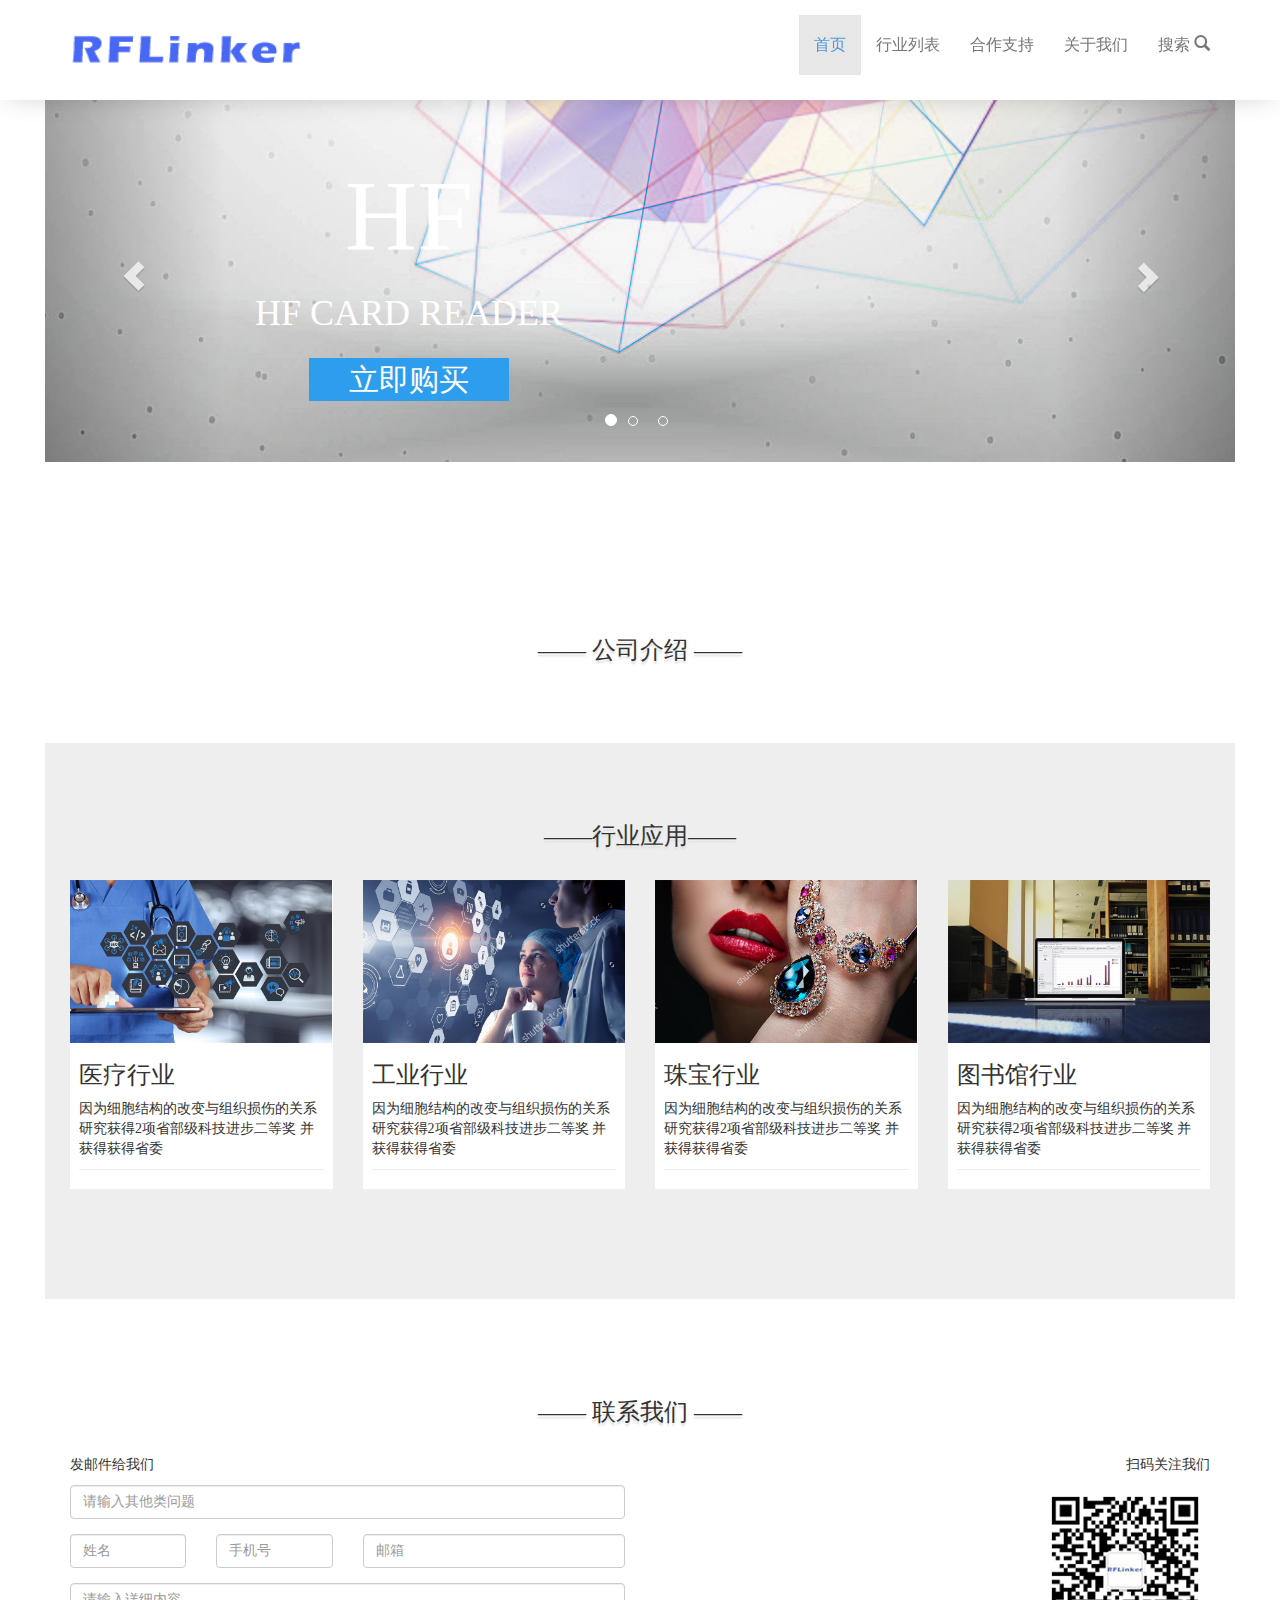
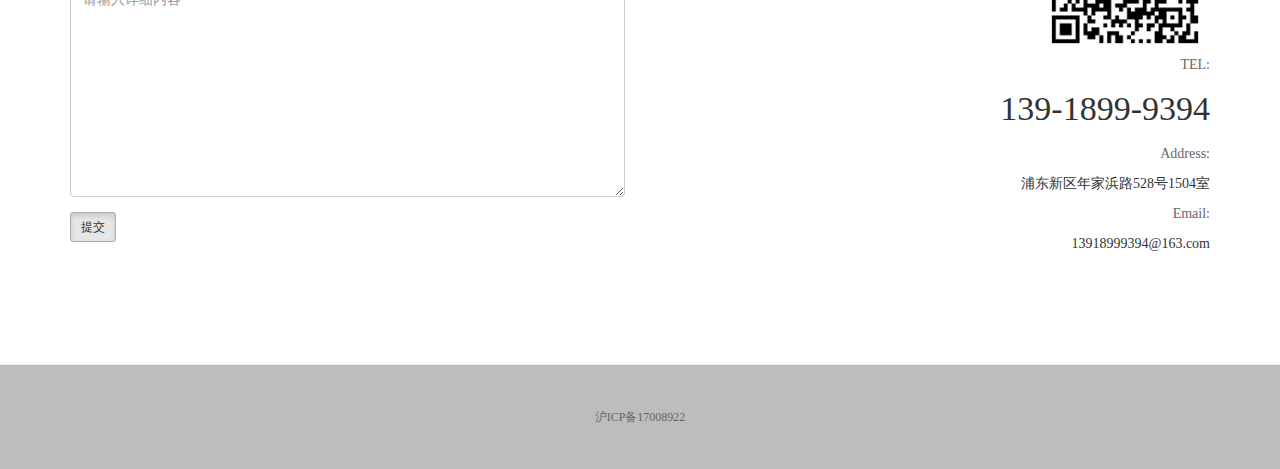
<file: aboutme.html>
<!DOCTYPE html>
<html>

	<head>
		<meta charset="utf-8" />
		<!-- 优先使用 IE 最新版本和 Chrome -->
		<meta http-equiv="X-UA-Compatible" content="IE=edge,chrome=1" />
		<!-- 为移动设备添加 viewport -->
		<meta name="viewport" content="width=device-width, initial-scale=1, maximum-scale=1, user-scalable=no" />
		<!--忽略页面中的数字识别为电话，忽略email识别-->
		<meta name="format-detection" content="telphone=no, email=no" />
		<title>首页</title>
		<link rel="stylesheet" type="text/css" href="css/bootstrap.css" />
		<link rel="stylesheet" type="text/css" href="css/reset.css">
		<link rel="stylesheet" type="text/css" href="css/header_nav.css" />
		<link rel="stylesheet" type="text/css" href="css/base.css" />
		<link rel="stylesheet" type="text/css" href="css/index.css" />
		<!-- 联系我们 -->
		<link rel="stylesheet" type="text/css" href="css/contact_us.css">
		<!--[if lt IE 9]>
			<script type="text/javascript" src="js/html5shiv.min.js"></script>
			<script type="text/javascript" src="js/respond.min.js"></script>
	    <![endif]-->
		<link rel="stylesheet" type="text/css" href="css/media.css" />
		<!-- new css by wys -->
		<link rel="stylesheet" type="text/css" href="css/new.css" />
		<!-- ios下头部固定方案防止头部随着页面上拉滚动 -->
		<link rel="stylesheet" type="text/css" href="css/headerstyle.css">
		<!-- 搜索预览插件样式-->
		<link rel="stylesheet" type="text/css" href="css/search_demo.css">
	</head>

	<body>
		<main class="max-width-index">
			<!--导航-->
			<nav class="navbar navbar-default navbar-fixed-top top-box">
				<div class="container">
					<div class="navbar-header">
						<button type="button" class="navbar-toggle collapsed">
					        <span class="sr-only">Toggle navigation</span>
					        <span class="icon-bar"></span>
					        <span class="icon-bar"></span>
					        <span class="icon-bar"></span>
					    </button>
						<a class="navbar-brand" href="index.html">
							<img src="img/login.png">
						</a>
					</div>
					<div class="form-group form-group-mobile visible-xs">
						<input type="text" id="mobilearrcity" class="form-control" placeholder="输入关键字查询">
						<div id='mobilesuggest' class="mobileac_results"></div>
					</div>
					<div class="collapse navbar-collapse" >
						<ul class="nav navbar-nav navbar-right top-nav">
							<li class="active">
								<a href="index.html">
									首页
									<span class="sr-only">(current)</span>
								</a>
							</li>
							<li>
								<a href="">行业列表</a>
							</li>
							<li>
								<a href="">合作支持</a>
							</li>
							<li>
								<a href="">关于我们</a>
							</li>
							<li class="search_c hidden-sm hidden-xs">
								<a href="#">搜索 <i class="glyphicon glyphicon-search"></i></a>
							</li>
							<form class="hidden-sm hidden-xs">
								<input type="text" name="arrcity" id="arrcity" class="form-control search"/>
								<div id='suggest' class="ac_results"></div>
							</form>
						</ul>
					</div>
					<!-- /.navbar-collapse -->
				</div>
				<!-- /.container -->
			</nav>
			<!--/ 导航-->

			<!-- ios头部固定框 -->
			<div class="scrollable" id="scrollable">
				<!--轮播图-->
				<div id="carousel-example-generic" class="carousel slide banner" data-ride="carousel">
					<!-- 圆点 -->
					<ol class="carousel-indicators">
						<li data-target="#carousel-example-generic" data-slide-to="0" class="active"></li>
						<li data-target="#carousel-example-generic" data-slide-to="1"></li>
						<li data-target="#carousel-example-generic" data-slide-to="2"></li>
					</ol>

					<!-- 图片区域 -->
					<div class="carousel-inner" role="listbox">
						<div class="item active">
							<img src="img/banner1.jpg" alt="">
							<div class="banner-text">
								<p style="font-size: 100px;color: #fff;padding: 10px;">HF<span style="font-size: 36px; color: #fff;display: block;">HF CARD READER</span>
								</p>
								<a href="" type="button" class="font-btn-a">立即购买</a>
								
							</div>
							
						</div>
						<div class="item">
							<img src="img/banner2.jpg" alt="">
							<div class="banner-text">
								<p style="font-size: 100px;color: #fff;padding: 10px;">HF<span style="font-size: 36px; color: #fff;display: block;">HF CARD READER</span>
								</p>
								<a href="" type="button" class="font-btn-a">立即购买</a>
								
							</div>
						</div>
						<div class="item">
							<img src="img/banner1.jpg" alt="">
						</div>
					</div>

					<!-- 左右控制箭头 -->
					<a class="left carousel-control" href="#carousel-example-generic" role="button" data-slide="prev">
						<span class="glyphicon glyphicon-chevron-left " aria-hidden="true"></span>
						<span class="sr-only">Previous</span>
					</a>
					<a class="right carousel-control" href="#carousel-example-generic" role="button" data-slide="next">
						<span class="glyphicon glyphicon-chevron-right" aria-hidden="true"></span>
						<span class="sr-only">Next</span>
					</a>
				</div>

				<!--公司介绍-->
				<div class="news">
					<div class="container">
					
						<div class="row news-content">
							<div class="common-title">
								<h2>—— 公司介绍 ——</h2>						
							</div>
							<!-- <div class="col-lg-4 col-md-4 col-sm-4">
								<div class="thumbnail">
									<a href="">
										<img src="img/product1.jpg" alt="" class="img-responsive">
										<p class="font-p-lf">LF<span class="font-span">STAND-ALONE ACCESS  CONTROL TERMINAL</span></p>
									</a>
								</div>
							</div>
							<div class="col-lg-4 col-md-4 col-sm-4">
								<div class="thumbnail">
									<a href="">
										<img src="img/product2.jpg" alt="" class="img-responsive">
										<p class="font-p-lf">LF<span class="font-span">STAND-ALONE ACCESS  CONTROL TERMINAL</span></p>
									</a>
								</div>
							</div>
							<div class="col-lg-4 col-md-4 col-sm-4">
								<div class="thumbnail">
									<a href="">
										<img src="img/product3.jpg" alt="" class="img-responsive">
										<p class="font-p-lf">LF<span class="font-span">STAND-ALONE ACCESS  CONTROL TERMINAL</span></p>
									</a>
								</div>
							</div> -->
						</div>
					</div>
				</div>

				<!--行业应用-->
				<div class="product">
					<div class="container">
						<div class="row pro-content">
							<div class="common-title">
								<h2>——行业应用——</h2>
							</div>
							<div class="col-lg-3 col-md-3 col-sm-3 col-xs-6">
								<div class="thumbnail">
									<img src="img/1.jpg" alt="" class="img-responsive" />
									<div class="caption hidden-xs">
										<h3 style="margin-top:10px">医疗行业</h3>
										<p class="descript">因为细胞结构的改变与组织损伤的关系研究获得2项省部级科技进步二等奖 
										并获得获得省委</p>
										<div class="trade" style="border-top: 1px solid #eee;"><p><a href="#"></a></p></div>
									</div>
								</div>
							</div>
							<div class="col-lg-3 col-md-3 col-sm-3 col-xs-6">
								<div class="thumbnail">
									<img src="img/2.jpg" alt="" class="img-responsive" />
									<div class="caption hidden-xs">
										<h3 style="margin-top:10px">工业行业</h3>
										<p class="descript">因为细胞结构的改变与组织损伤的关系研究获得2项省部级科技进步二等奖 
										并获得获得省委</p>
										<div class="trade" style="border-top: 1px solid #eee;"><p><a href="#"></a></p></div>
									</div>
								</div>
							</div>
							<div class="col-lg-3 col-md-3 col-sm-3 col-xs-6">
								<div class="thumbnail">
									<img src="img/3.jpg" alt="" class="img-responsive" />
									<div class="caption hidden-xs">
										<h3 style="margin-top:10px">珠宝行业</h3>
										<p class="descript">因为细胞结构的改变与组织损伤的关系研究获得2项省部级科技进步二等奖 
										并获得获得省委</p>
										<div class="trade" style="border-top: 1px solid #eee;"><p><a href="#"></a></p></div>
									</div>
								</div>
							</div>
							<div class="col-lg-3 col-md-3 col-sm-3 col-xs-6">
								<div class="thumbnail">
									<img src="img/4.1.jpg" alt="" class="img-responsive" />
									<div class="caption hidden-xs">
										<h3 style="margin-top:10px">图书馆行业</h3>
										<p class="descript">因为细胞结构的改变与组织损伤的关系研究获得2项省部级科技进步二等奖 
										并获得获得省委</p>
										<div class="trade" style="border-top: 1px solid #eee;"><p><a href="#"></a></p></div>
									</div>
								</div>
							</div>
						</div>
					</div>
				</div>
				<!--联系我们-->
				<div class="contact-us">
					<div class="container">
						<div class="row">
							<div class="common-title">
								<h2>—— 联系我们 ——</h2>
							</div>
							<div class="col-lg-6 col-md-6">
								<p class="font-title">发邮件给我们</p>
								<div>
									<form class="">
										<div class="form-group">
										    <input type="text" class="form-control" id="" placeholder="请输入其他类问题">
										</div>
										<div class="row form-group">
										  <div class="col-lg-3 col-md-3">
										  	<label class="sr-only" for="name">name</label>
										  	<input type="text" class="form-control" id="name" placeholder="姓名">
										  </div>
										  <div class="col-lg-3 col-md-3">
										    <label class="sr-only" for="phone">phone</label>
										  	<input type="text" class="form-control" id="phone" placeholder="手机号">
										  </div>
										  <div class="col-lg-6 col-md-6">
										    <label class="sr-only" for="InputEmail">Email address</label>
										  	<input type="email" class="form-control" id="InputEmail" placeholder="邮箱">
										  </div>
										</div>
										<div class="form-group">
											<textarea class="form-control" rows="10" placeholder="请输入详细内容"></textarea>
										</div>
										<button type="submit" class="btn btn-default btn-sm active">提交</button>
										
									  
									</form>
								</div>
							</div>
							<div class="col-lg-6 qr-code" >
								<p class="font-title">扫码关注我们</p>
								<div>
									<img src="img/qr-code.png" >
								</div>
								<div>
									<p class="font-phone">TEL:</p>
									<p class="phone-num">139-1899-9394</p>
									<p class="font-phone">Address:</p>
									<p class="font-address">浦东新区年家浜路528号1504室</p>
									<p class="font-phone">Email:</p>
									<p class="font-address">13918999394@163.com</p>
								</div>
							</div>	
						</div>
					
					</div>
				</div>
				
				

			<!-- 头部固定框结束 -->
		
		</main>
		<footer>
			<div class="footer">
				<div class="font-footer">沪ICP备17008922</div>
			</div>
		</footer>
		<script type="text/javascript" src="search_demo/jquery.min.js"></script>
		<script type="text/javascript" src="js/bootstrap.js"></script>
		<script type="text/javascript" src="js/nav.js"></script>
		<!-- ios下头部固定方案防止头部随着页面上拉滚动 -->
		<script type="text/javascript" src="iostopfixed/scrollfix.js"></script>
		<!-- 搜索预览插件 -->
		<script type="text/javascript" src="search_demo/aircity.js"></script>
		<script src="js/main.js"></script>
	</body>
</html>
</file>
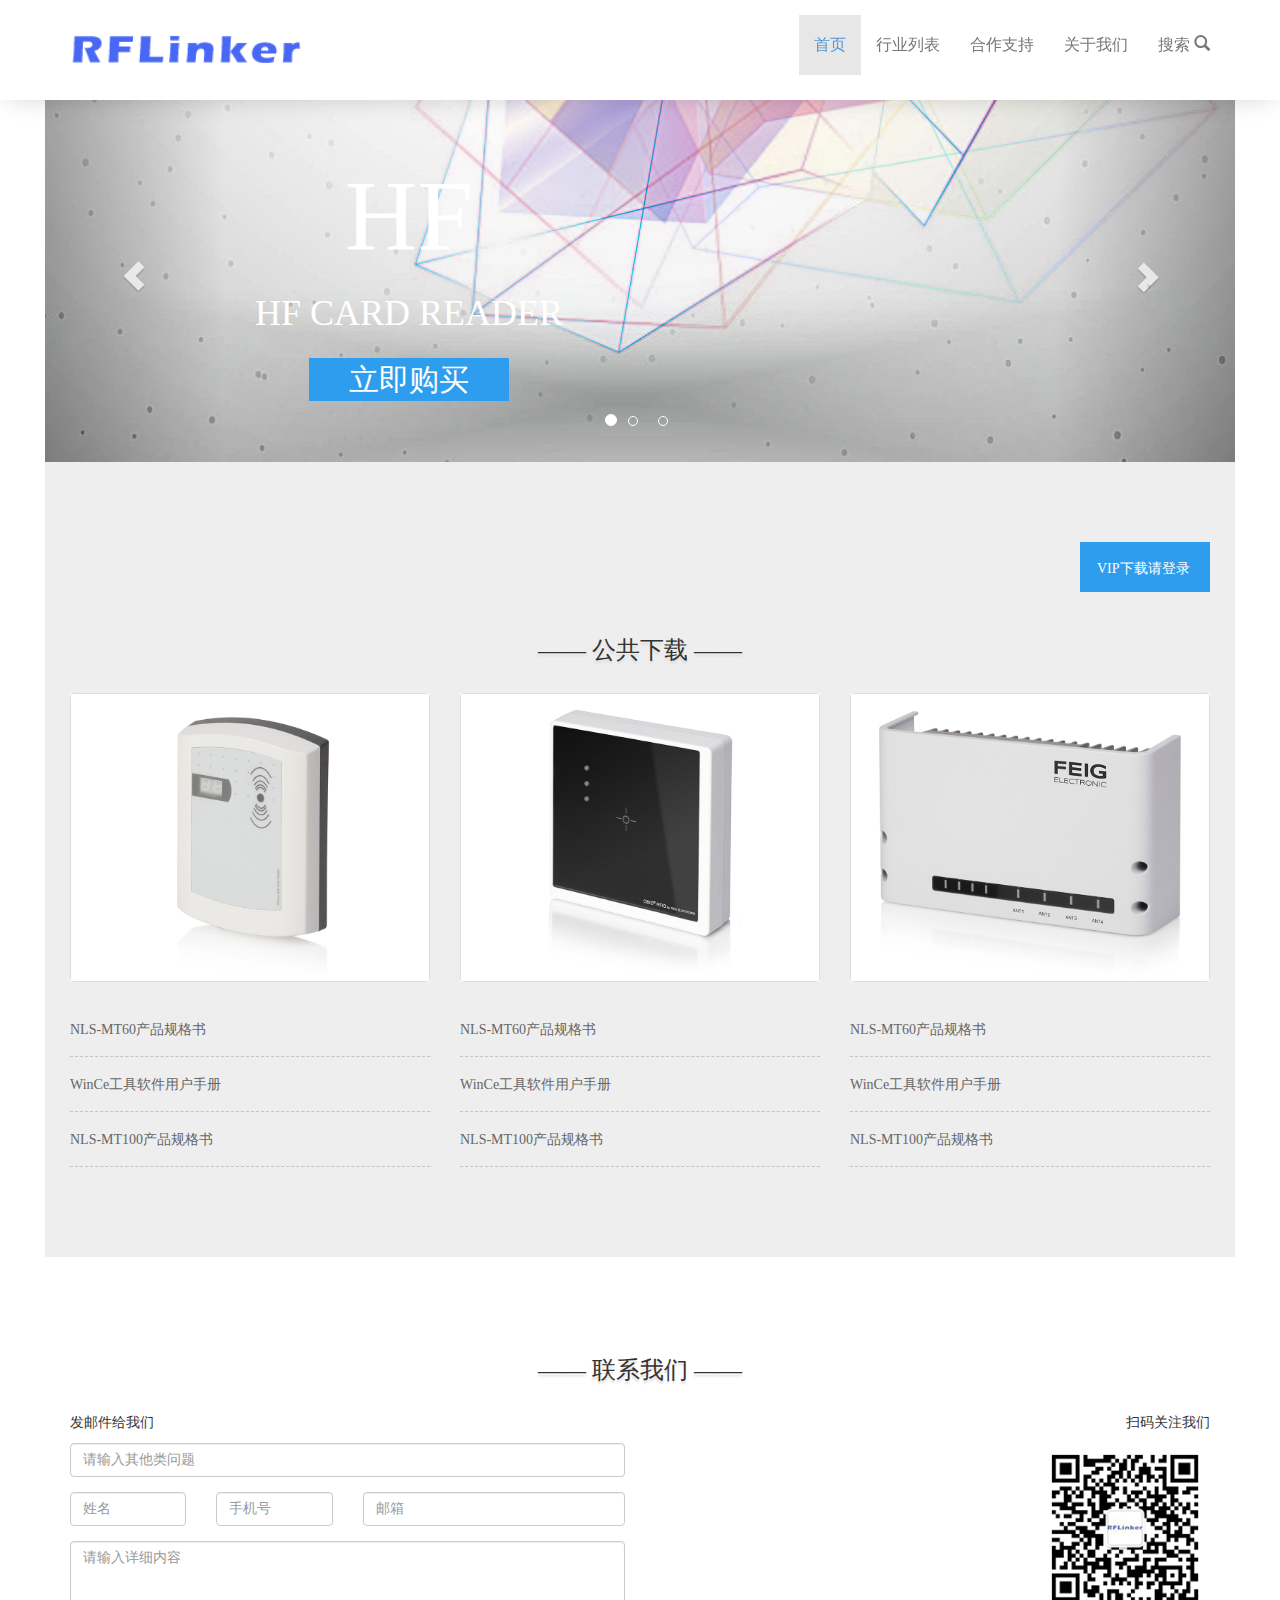
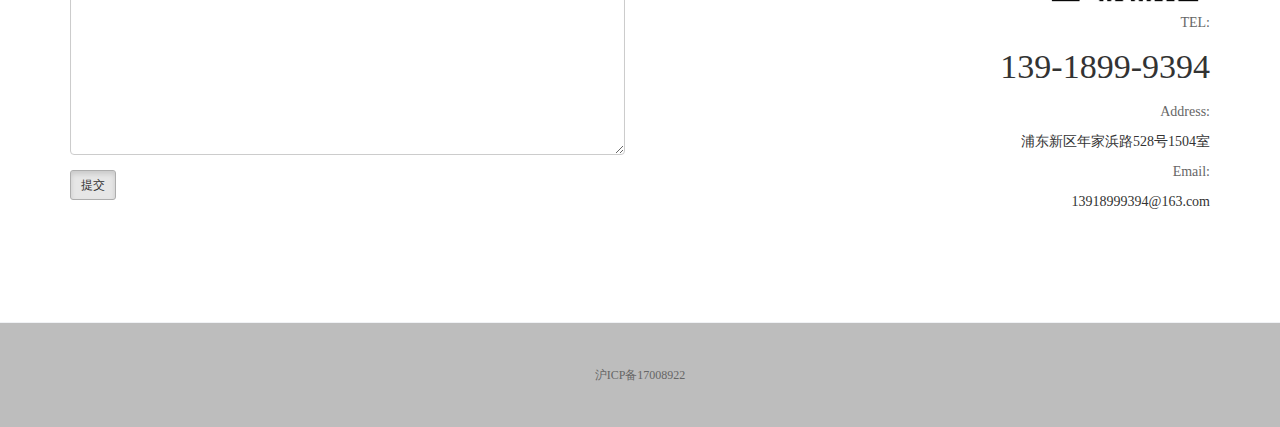
<file: commonDownload.html>
<!DOCTYPE html>
<html>

	<head>
		<meta charset="utf-8" />
		<!-- 优先使用 IE 最新版本和 Chrome -->
		<meta http-equiv="X-UA-Compatible" content="IE=edge,chrome=1" />
		<!-- 为移动设备添加 viewport -->
		<meta name="viewport" content="width=device-width, initial-scale=1, maximum-scale=1, user-scalable=no" />
		<!--忽略页面中的数字识别为电话，忽略email识别-->
		<meta name="format-detection" content="telphone=no, email=no" />
		<title>公共下载</title>
		
		<link rel="stylesheet" type="text/css" href="css/bootstrap.css" />
		<link rel="stylesheet" type="text/css" href="css/reset.css">
		<link rel="stylesheet" type="text/css" href="css/header_nav.css" />
		<link rel="stylesheet" type="text/css" href="css/base.css" />
		<link rel="stylesheet" type="text/css" href="css/commonDownload.css">
		<link rel="stylesheet" type="text/css" href="css/index.css" />
		<!-- <link rel="stylesheet" type="text/css" href="css/commonDownload.css"> -->
		<!-- 联系我们 -->
		<link rel="stylesheet" type="text/css" href="css/contact_us.css">
		<!--[if lt IE 9]>
			<script type="text/javascript" src="js/html5shiv.min.js"></script>
			<script type="text/javascript" src="js/respond.min.js"></script>
	    <![endif]-->
		<link rel="stylesheet" type="text/css" href="css/media.css" />
		<!-- new css by wys -->
		<link rel="stylesheet" type="text/css" href="css/new.css" />
		<!-- ios下头部固定方案防止头部随着页面上拉滚动 -->
		<link rel="stylesheet" type="text/css" href="css/headerstyle.css">
		<!-- 搜索预览插件样式-->
		<link rel="stylesheet" type="text/css" href="css/search_demo.css">
		
	</head>

	<body>
		<main class="max-width-index">
			<!--导航-->
			<nav class="navbar navbar-default navbar-fixed-top top-box">
				<div class="container">
					<div class="navbar-header">
						<button type="button" class="navbar-toggle collapsed">
					        <span class="sr-only">Toggle navigation</span>
					        <span class="icon-bar"></span>
					        <span class="icon-bar"></span>
					        <span class="icon-bar"></span>
					    </button>
						<a class="navbar-brand" href="index.html">
							<img src="img/login.png">
						</a>
					</div>
					<div class="form-group form-group-mobile visible-xs">
						<input type="text" id="mobilearrcity" class="form-control" placeholder="输入关键字查询">
						<div id='mobilesuggest' class="mobileac_results"></div>
					</div>
					<div class="collapse navbar-collapse" >
						<ul class="nav navbar-nav navbar-right top-nav">
							<li class="active">
								<a href="index.html">
									首页
									<span class="sr-only">(current)</span>
								</a>
							</li>
							<li>
								<a href="">行业列表</a>
							</li>
							<li>
								<a href="">合作支持</a>
							</li>
							<li>
								<a href="">关于我们</a>
							</li>
							<li class="search_c hidden-sm hidden-xs">
								<a href="#">搜索 <i class="glyphicon glyphicon-search"></i></a>
							</li>
							<form class="hidden-sm hidden-xs">
								<input type="text" name="arrcity" id="arrcity" class="form-control search"/>
								<div id='suggest' class="ac_results"></div>
							</form>
						</ul>
					</div>
					<!-- /.navbar-collapse -->
				</div>
				<!-- /.container -->
			</nav>
			<!--/ 导航-->

			<!-- ios头部固定框 -->
			<div class="scrollable" id="scrollable">
				<!--轮播图-->
				<div id="carousel-example-generic" class="carousel slide banner" data-ride="carousel">
					<!-- 圆点 -->
					<ol class="carousel-indicators">
						<li data-target="#carousel-example-generic" data-slide-to="0" class="active"></li>
						<li data-target="#carousel-example-generic" data-slide-to="1"></li>
						<li data-target="#carousel-example-generic" data-slide-to="2"></li>
					</ol>

					<!-- 图片区域 -->
					<div class="carousel-inner" role="listbox">
						<div class="item active">
							<img src="img/banner1.jpg" alt="">
							<div class="banner-text">
								<p style="font-size: 100px;color: #fff;padding: 10px;">HF<span style="font-size: 36px; color: #fff;display: block;">HF CARD READER</span>
								</p>
								<a href="" type="button" class="font-btn-a">立即购买</a>
								
							</div>
							
						</div>
						<div class="item">
							<img src="img/banner2.jpg" alt="">
							<div class="banner-text">
								<p style="font-size: 100px;color: #fff;padding: 10px;">HF<span style="font-size: 36px; color: #fff;display: block;">HF CARD READER</span>
								</p>
								<a href="" type="button" class="font-btn-a">立即购买</a>
								
							</div>
						</div>
						<div class="item">
							<img src="img/banner1.jpg" alt="">
						</div>
					</div>

					<!-- 左右控制箭头 -->
					<a class="left carousel-control" href="#carousel-example-generic" role="button" data-slide="prev">
						<span class="glyphicon glyphicon-chevron-left " aria-hidden="true"></span>
						<span class="sr-only">Previous</span>
					</a>
					<a class="right carousel-control" href="#carousel-example-generic" role="button" data-slide="next">
						<span class="glyphicon glyphicon-chevron-right" aria-hidden="true"></span>
						<span class="sr-only">Next</span>
					</a>
				</div>

				<!--vip下载-->
				<div class="news" style="background-color: #eee;">
					<div class="container">
						<!-- 按钮触发模态框 -->
						<a class="vip-btn-a" type="button" id="vipDownloadBtn" data-toggle="modal" data-target=".bs-example-modal-sm">VIP下载请登录</a>
						<!-- 模态框（Modal） -->
						<div class="modal fade bs-example-modal-sm" id="myModal" tabindex="-1" role="dialog" aria-labelledby="myModalLabel" aria-hidden="true">
							<div class="modal-dialog">
								<div class="modal-content">
									<div class="modal-header">
										<h4 class="modal-title" id="myModalLabel" style="text-align: center;">
											———— VIP登录 ————
										</h4>
									</div>
									<div class="modal-body">
										<form class="">
											<div class="form-group">
											    <input type="text" class="form-control" placeholder="请输入用户名">
											</div>
											<div class="form-group">
											    <input type="password" class="form-control" placeholder="请输入密码">
											</div>
											<div class="form-group" >
												<a type="button" style="text-align:center; display:block;background-color: #fafafa;border: 1px solid #dfdfdf; padding: 5px;color: #000; width: 100px;height: 30px; margin: 0 auto; " href="vipDownload.html">提交</a>
												
											</div>
											
									</form>
									</div>
								</div><!-- /.modal-content -->
							</div><!-- /.modal -->
						</div>

						<div class="row news-content">
							<div class="common-title">
								<h2>—— 公共下载 ——</h2>						
							</div>
							<div class="col-lg-4 col-md-4 col-sm-4">
								<div class="thumbnail">
									<a href="">
										<img src="img/product1.jpg" alt="" class="img-responsive">
										<div class=" vip-style-lf">LF</div>
									</a>
									
								</div>
								<ul class="font-ul-vip" >
									<li>NLS-MT60产品规格书<i class="iconfont">&#xe615;</i></li>
									<li>WinCe工具软件用户手册<i class="iconfont">&#xe615;</i></li>
									<li>NLS-MT100产品规格书<i class="iconfont">&#xe615;</i></li>
								</ul>
							</div>
							<div class="col-lg-4 col-md-4 col-sm-4">
								<div class="thumbnail">
									<a href="">
										<img src="img/product2.jpg" alt="" class="img-responsive">
										<div class=" vip-style-lf">LF</div>
									</a>
								</div>
								<ul class="font-ul-vip" >
									<li>NLS-MT60产品规格书<i class="iconfont">&#xe615;</i></li>
									<li>WinCe工具软件用户手册<i class="iconfont">&#xe615;</i></li>
									<li>NLS-MT100产品规格书<i class="iconfont">&#xe615;</i></li>
								</ul>
							</div>
							<div class="col-lg-4 col-md-4 col-sm-4">
								<div class="thumbnail">
									<a href="">
										<img src="img/product3.jpg" alt="" class="img-responsive">
										<div class=" vip-style-lf">LF</div>
									</a>
								</div>
								<ul class="font-ul-vip" >
									<li>NLS-MT60产品规格书<i class="iconfont">&#xe615;</i></li>
									<li>WinCe工具软件用户手册<i class="iconfont">&#xe615;</i></li>
									<li>NLS-MT100产品规格书<i class="iconfont">&#xe615;</i></li>
								</ul>
							</div>
						</div>
					</div>
				</div>

				
				<!--联系我们-->
				<div class="contact-us">
					<div class="container">
						<div class="row">
							<div class="common-title">
								<h2>—— 联系我们 ——</h2>
							</div>
							<div class="col-lg-6 col-md-6">
								<p class="font-title">发邮件给我们</p>
								<div>
									<form class="">
										<div class="form-group">
										    <input type="text" class="form-control" id="" placeholder="请输入其他类问题">
										</div>
										<div class="row form-group">
										  <div class="col-lg-3 col-md-3">
										  	<label class="sr-only" for="name">name</label>
										  	<input type="text" class="form-control" id="name" placeholder="姓名">
										  </div>
										  <div class="col-lg-3 col-md-3">
										    <label class="sr-only" for="phone">phone</label>
										  	<input type="text" class="form-control" id="phone" placeholder="手机号">
										  </div>
										  <div class="col-lg-6 col-md-6">
										    <label class="sr-only" for="InputEmail">Email address</label>
										  	<input type="email" class="form-control" id="InputEmail" placeholder="邮箱">
										  </div>
										</div>
										<div class="form-group">
											<textarea class="form-control" rows="10" placeholder="请输入详细内容"></textarea>
										</div>
										<button type="submit" class="btn btn-default btn-sm active">提交</button>
										
									  
									</form>
								</div>
							</div>
							<div class="col-lg-6 qr-code" >
								<p class="font-title">扫码关注我们</p>
								<div>
									<img src="img/qr-code.png" >
								</div>
								<div>
									<p class="font-phone">TEL:</p>
									<p class="phone-num">139-1899-9394</p>
									<p class="font-phone">Address:</p>
									<p class="font-address">浦东新区年家浜路528号1504室</p>
									<p class="font-phone">Email:</p>
									<p class="font-address">13918999394@163.com</p>
								</div>
							</div>	
						</div>
					
					</div>
				</div>
				
				

			<!-- 头部固定框结束 -->
		
		</main>
		<footer>
			<div class="footer">
				<div class="font-footer">沪ICP备17008922</div>
			</div>
		</footer>
		<script type="text/javascript" src="search_demo/jquery.min.js"></script>
		<script type="text/javascript" src="js/bootstrap.js"></script>
		<script type="text/javascript" src="js/nav.js"></script>
		<!-- ios下头部固定方案防止头部随着页面上拉滚动 -->
		<script type="text/javascript" src="iostopfixed/scrollfix.js"></script>
		<!-- 搜索预览插件 -->
		<script type="text/javascript" src="search_demo/aircity.js"></script>
		<script src="js/main.js"></script>
		<script src="http://cdn.static.runoob.com/libs/jquery/2.1.1/jquery.min.js"></script>
		<script src="http://cdn.static.runoob.com/libs/bootstrap/3.3.7/js/bootstrap.min.js"></script>
	</body>
</html>
</file>
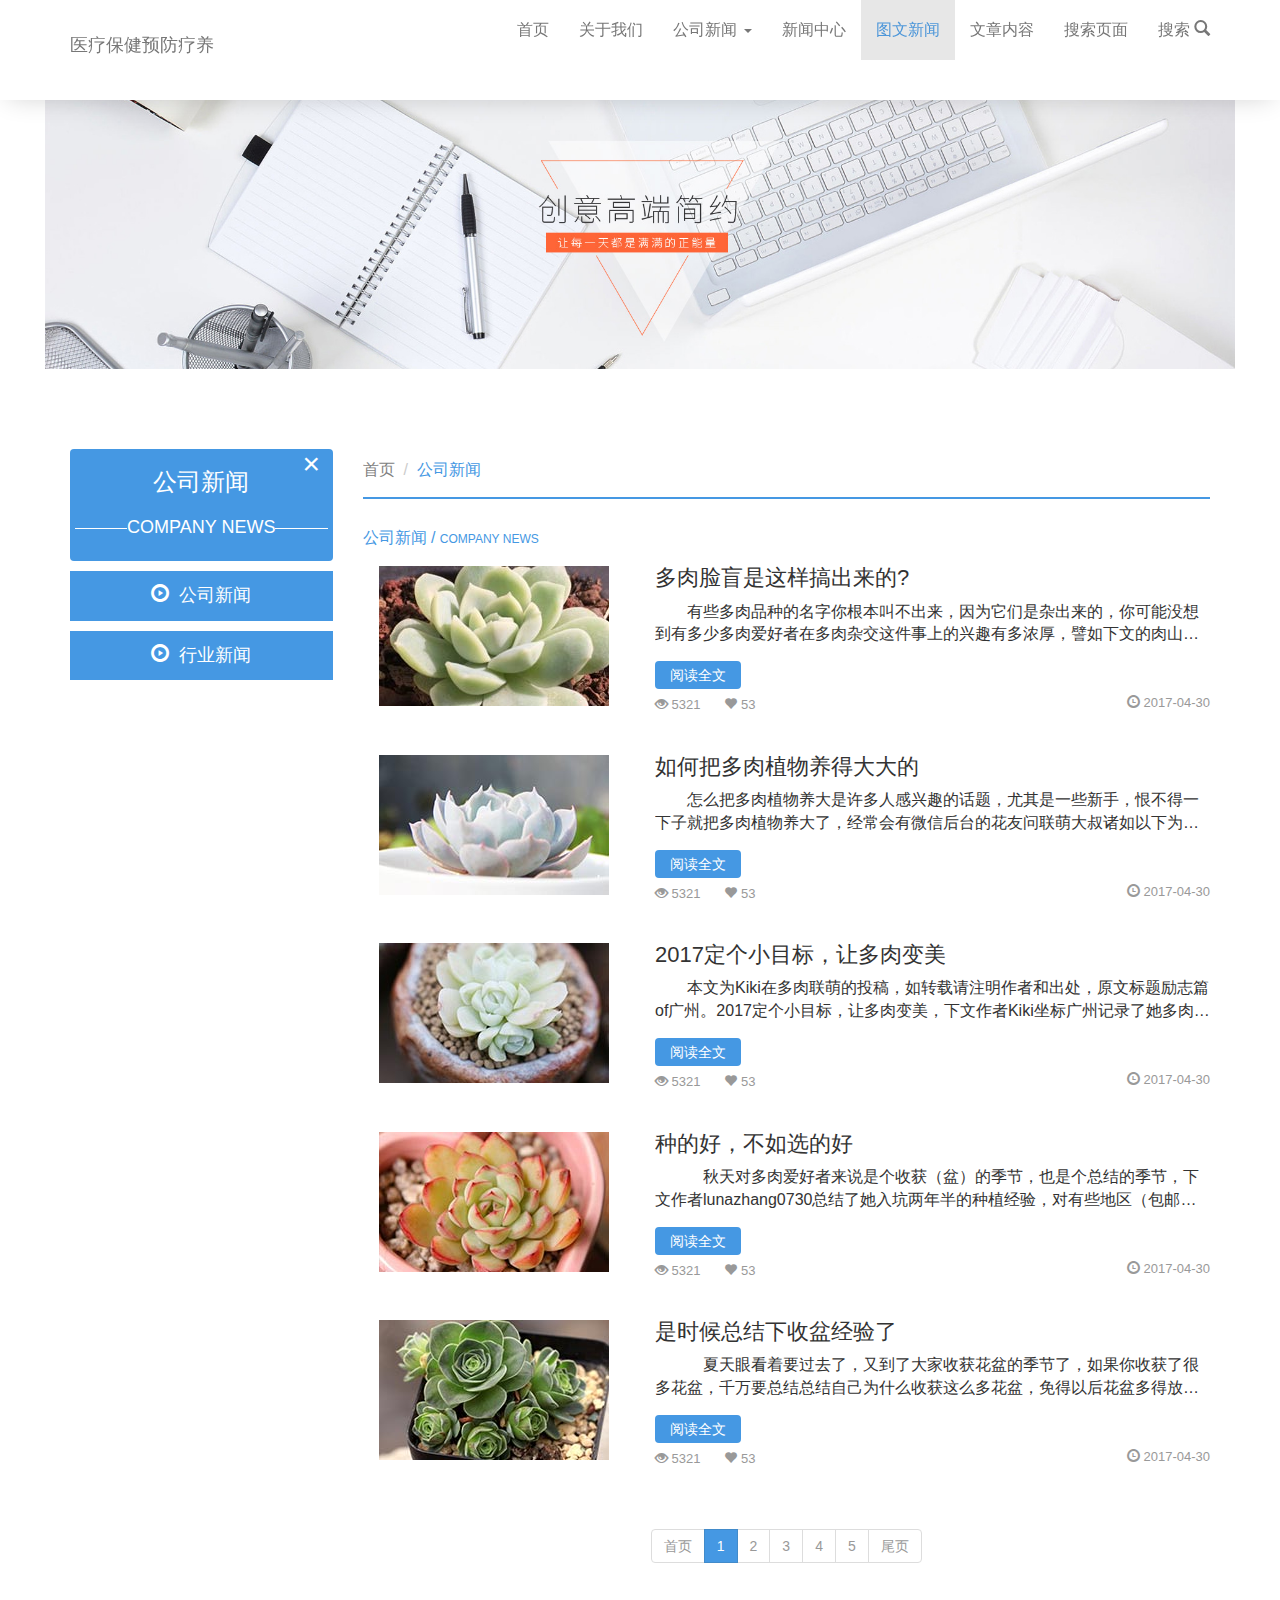
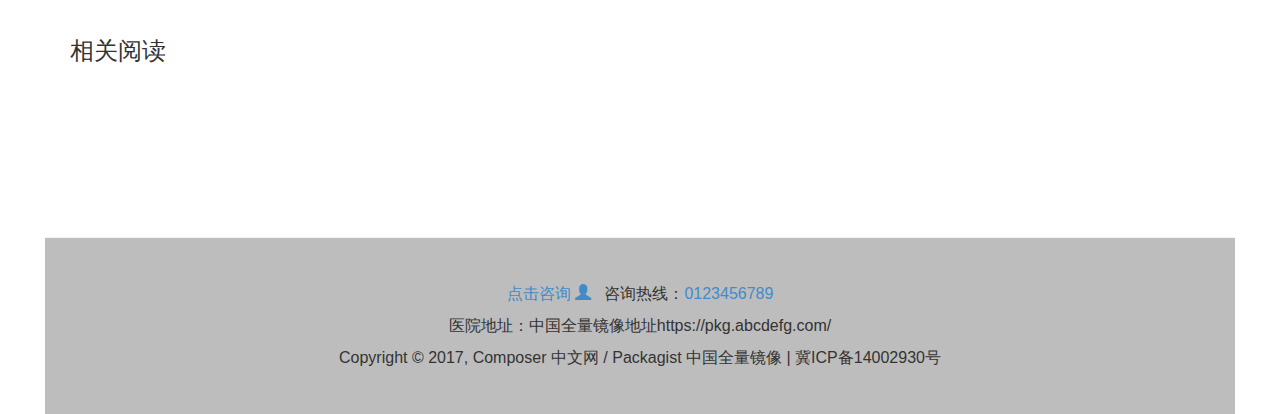
<file: img-news.html>
<!DOCTYPE html>
<html>

	<head>
		<meta charset="utf-8" />
		<!-- 优先使用 IE 最新版本和 Chrome -->
		<meta http-equiv="X-UA-Compatible" content="IE=edge,chrome=1" />
		<!-- 为移动设备添加 viewport -->
		<meta name="viewport" content="width=device-width, initial-scale=1, maximum-scale=1, user-scalable=no" />
		<!--忽略页面中的数字识别为电话，忽略email识别-->
		<meta name="format-detection" content="telphone=no, email=no" />
		<title>图片新闻列表</title>
		<link rel="stylesheet" type="text/css" href="css/bootstrap.css" />
		<link rel="stylesheet" type="text/css" href="css/base.css" />
		<!--[if lt IE 9]>
			<script type="text/javascript" src="js/html5shiv.min.js"></script>
			<script type="text/javascript" src="js/respond.min.js"></script>
	    <![endif]-->
	    <style type="text/css">
		.page-banner img{max-width:100%;}
		.glyphicon-heart{margin-left:20px;}
	    </style>

		<link rel="stylesheet" type="text/css" href="css/media.css" />
	   	<!-- new css by wys -->
		<link rel="stylesheet" type="text/css" href="css/new.css" />
		<!-- ios下头部固定方案防止头部随着页面上拉滚动 -->
		<link rel="stylesheet" type="text/css" href="css/headerstyle.css">
		<!-- 搜索预览插件样式-->
		<link rel="stylesheet" type="text/css" href="css/search_demo.css">
	</head>

	<body>
		<main class="max-width-index">
		<!--导航-->
		<nav class="navbar navbar-default navbar-fixed-top top-box">
			<div class="container">
				<div class="navbar-header">
					<button type="button" class="navbar-toggle collapsed">
				        <span class="sr-only">Toggle navigation</span>
				        <span class="icon-bar"></span>
				        <span class="icon-bar"></span>
				        <span class="icon-bar"></span>
				    </button>
					<h1><a class="navbar-brand" href="index.html">
						医疗保健预防疗养
					</a></h1>
				</div>
				<div class="form-group form-group-mobile visible-xs">
					<input type="text" id="mobilearrcity" class="form-control" placeholder="输入关键字查询">
					<div id='mobilesuggest' class="mobileac_results"></div>
				</div>
				<div class="collapse navbar-collapse" >
					<ul class="nav navbar-nav navbar-right top-nav">
						<li>
							<a href="index.html">
								首页
								<span class="sr-only">(current)</span>
							</a>
						</li>
						<li>
							<a href="page.html">关于我们</a>
						</li>
				
						  <li class="dropdown">
			                <a href="news.html" class="dropdown-toggle" data-toggle="dropdown" role="button" aria-haspopup="true" aria-expanded="false">公司新闻 <span class="caret"></span></a>
			                <ul class="dropdown-menu">
			                  <li><a href="news-detail.html">新闻内容</a></li>
			                  <li><a href="#">Another action</a></li>
			                  <li><a href="#">Something else here</a></li>
			                  
			                  <li><a href="#">Separated link</a></li>
			                  <li><a href="#">One more </a></li>
			                </ul>
			              </li>
						<li>
							<a href="news.html">新闻中心</a>
						</li>
						<li class="active">
							<a href="img-news.html">图文新闻</a>
						</li>
						<li>
							<a href="news-con.html">文章内容</a>
						</li>
						<li>
							<a href="search.html">搜索页面</a>
						</li>
						<li class="search_c hidden-sm hidden-xs"><a href="#">搜索 <i class="glyphicon glyphicon-search"></i></a></li>
						<form class="hidden-sm hidden-xs">
							<input type="text" name="arrcity" id="arrcity" class="form-control search"/>
							<div id='suggest' class="ac_results"></div>
						</form>
					</ul>
				</div>
				<!-- /.navbar-collapse -->
			</div>
			<!-- /.container -->
		</nav>
		<!--/ 导航-->
<!-- ios头部固定框 -->
<div class="scrollable" id="scrollable">
		<!--广告图-->
		<div class="container-fluid page-banner">
			<div class="row">
				<img src="img/4.jpg" alt="" class="img-responsive" />
			</div>
		</div>

		<!--文章列表 -->
		<div class="news">
			<div class="container">
				<div class="row">
					<div class="col-lg-3 col-md-3 col-sm-3 hidden-xs sidebar">
					   <span class="open">展开栏目列表</span>
						<!--电脑端页面导航-->
						<ul>
						<span title="关闭栏目列表" class="colse"></span>
							<li class="sidebar-title">
								<h3>公司新闻</h3>
								<p>COMPANY NEWS</p>
							</li>
							<li class="sidebar-item">
								<a href=""><span class="glyphicon glyphicon-play-circle"></span>&nbsp;&nbsp;公司新闻</a>
							</li>
							<li class="sidebar-item">
								<a href=""><span class="glyphicon glyphicon-play-circle"></span>&nbsp;&nbsp;行业新闻</a>
							</li>
						</ul>
					</div>
					<div class="col-lg-9 col-md-9 col-sm-9 col-xs-12 right-content">
						<!--手机端页面导航-->
						<div class="mobile-nav hidden-md hidden-sm hidden-lg">
							<div class="mobile-nav-title">
								<h3>公司新闻</h3>
								<p>COMPANY NEWS</p>
							</div>
							<div class="mobile-nav-item clearfix">
								<a href=""><span class="glyphicon glyphicon-play-circle"></span>&nbsp;&nbsp;公司新闻</a>
								<a href=""><span class="glyphicon glyphicon-play-circle"></span>&nbsp;&nbsp;行业新闻</a>
							</div>
						</div>
						<!--面包屑导航-->
						<ol class="breadcrumb bread">
							<li>
								<a href="index.html">首页</a>
							</li>
							<li class="active">公司新闻</li>
						</ol>
						<div class="news-list">
							<h4 class="content-title">公司新闻 / <small>COMPANY NEWS</small></h4>
							<div class="row">
								<div class="col-lg-4 col-md-4 col-sm-4 news-pic">
									<img src="img/news-pic.jpg" alt="" class="img-responsive center-block" />
								</div>
								<div class="col-lg-8 col-md-8 col-sm-8 news-text">
									<h3><a href="news-detail.html">多肉脸盲是这样搞出来的?</a></h3>
									<p>
										<a href="news-detail.html">有些多肉品种的名字你根本叫不出来，因为它们是杂出来的，你可能没想到有多少多肉爱好者在多肉杂交这件事上的兴趣有多浓厚，譬如下文的肉山丨大魔王，杂交了许多多肉，回首移苗，不堪痛 ...</a>
									</p>
									<a href="news-detail.html" class="readmore hidden-xs">阅读全文</a>
									<div>
										<span><i class="glyphicon glyphicon-eye-open"></i> 5321</span>
										<span class=""><i class="glyphicon glyphicon-heart"></i> 53</span>
										<span class="pull-right"><i class="glyphicon glyphicon-time"></i> 2017-04-30</span>
									</div>
								</div>
							</div>
							<div class="row">
								<div class="col-lg-4 col-md-4 col-sm-4 news-pic">
									<img src="img/news-pic1.jpg" alt="" class="img-responsive center-block" />
								</div>
								<div class="col-lg-8 col-md-8 col-sm-8 news-text">
									<h3><a href="news-detail.html">如何把多肉植物养得大大的</a></h3>
									<p>
										<a href="news-detail.html">怎么把多肉植物养大是许多人感兴趣的话题，尤其是一些新手，恨不得一下子就把多肉植物养大了，经常会有微信后台的花友问联萌大叔诸如以下为，怎么养出老桩？怎么养出群生？怎么把多肉养 ...</a>
									</p>
									<a href="news-detail.html" class="readmore hidden-xs">阅读全文</a>
									<div>
										<span><i class="glyphicon glyphicon-eye-open"></i> 5321</span>
										<span class=""><i class="glyphicon glyphicon-heart"></i> 53</span>
										<span class="pull-right"><i class="glyphicon glyphicon-time"></i> 2017-04-30</span>
									</div>
								</div>
							</div>
							<div class="row">
								<div class="col-lg-4 col-md-4 col-sm-4 news-pic">
									<img src="img/news-pic2.jpg" alt="" class="img-responsive center-block" />
								</div>
								<div class="col-lg-8 col-md-8 col-sm-8 news-text">
									<h3><a href="news-detail.html">2017定个小目标，让多肉变美</a></h3>
									<p>
										<a href="news-detail.html">本文为Kiki在多肉联萌的投稿，如转载请注明作者和出处，原文标题励志篇of广州。2017定个小目标，让多肉变美，下文作者Kiki坐标广州记录了她多肉变美的对比照，并且给了新 ...</a>
									</p>
									<a href="news-detail.html" class="readmore hidden-xs">阅读全文</a>
									<div>
										<span><i class="glyphicon glyphicon-eye-open"></i> 5321</span>
										<span class=""><i class="glyphicon glyphicon-heart"></i> 53</span>
										<span class="pull-right"><i class="glyphicon glyphicon-time"></i> 2017-04-30</span>
									</div>
								</div>
							</div>
							<div class="row">
								<div class="col-lg-4 col-md-4 col-sm-4 news-pic">
									<img src="img/news-pic3.jpg" alt="" class="img-responsive center-block" />
								</div>
								<div class="col-lg-8 col-md-8 col-sm-8 news-text">
									<h3><a href="news-detail.html">种的好，不如选的好</a></h3>
									<p>
										<a href="news-detail.html">　秋天对多肉爱好者来说是个收获（盆）的季节，也是个总结的季节，下文作者lunazhang0730总结了她入坑两年半的种植经验，对有些地区（包邮区）来说，景天度夏重中之重的攻略 ...</a>
									</p>
									<a href="news-detail.html" class="readmore hidden-xs">阅读全文</a>
									<div>
										<span><i class="glyphicon glyphicon-eye-open"></i> 5321</span>
										<span class=""><i class="glyphicon glyphicon-heart"></i> 53</span>
										<span class="pull-right"><i class="glyphicon glyphicon-time"></i> 2017-04-30</span>
									</div>
								</div>
							</div>
							<div class="row">
								<div class="col-lg-4 col-md-4 col-sm-4 news-pic">
									<img src="img/news-pic4.jpg" alt="" class="img-responsive center-block" />
								</div>
								<div class="col-lg-8 col-md-8 col-sm-8 news-text">
									<h3><a href="news-detail.html">是时候总结下收盆经验了</a></h3>
									<p>
										<a href="news-detail.html">　夏天眼看着要过去了，又到了大家收获花盆的季节了，如果你收获了很多花盆，千万要总结总结自己为什么收获这么多花盆，免得以后花盆多得放不下。下文的作者@鸵鸟dacyou早在201 ...</a>
									</p>
									<a href="news-detail.html" class="readmore hidden-xs">阅读全文</a>
									<div>
										<span><i class="glyphicon glyphicon-eye-open"></i> 5321</span>
										<span class=""><i class="glyphicon glyphicon-heart"></i> 53</span>
										<span class="pull-right"><i class="glyphicon glyphicon-time"></i> 2017-04-30</span>
									</div>
								</div>
							</div>
							
							<!--分页-->
							<nav aria-label="Page navigation" class="page-box">
								<ul class="pagination">
									<li>
										<a href="#" aria-label="Previous">
											<span aria-hidden="true">首页</span>
										</a>
									</li>
									<li class="active">
										<a href="#">1</a>
									</li>
									<li>
										<a href="#">2</a>
									</li>
									<li>
										<a href="#">3</a>
									</li>
									<li>
										<a href="#">4</a>
									</li>
									<li>
										<a href="#">5</a>
									</li>
									<li>
										<a href="#" aria-label="Next">
											<span aria-hidden="true">尾页</span>
										</a>
									</li>
								</ul>
							</nav>
						</div>
					</div>
				</div>
			</div>
		</div>

		<div class="xg">
			<div class="container">
					<div class="common-title">
						<h2>相关阅读</h2>
					<!-- 	<span>最新优惠的检查治疗项目</span>	 -->					
					</div>
					<div class="row">
						<div class="col-sm-6" >
							 <h4><a href="#">英特尔发精准医疗解决方案 推进24小时精准医疗1</a></h4>
							 <p>英特尔在上海发布其在中国精准医疗领域的解决方案建议书，内容涉及创新解决方案、合作案例、参考架构推荐等，并提出“24小时精准医疗” 愿景...</p>
						</div>
						<div class="col-sm-6" >
							 <h4><a href="#">英特尔发精准医疗解决方案 推进24小时精准医疗2</a></h4>
							 <p>英特尔在上海发布其在中国精准医疗领域的解决方案建议书，内容涉及创新解决方案、合作案例、参考架构推荐等，并提出“24小时精准医疗” 愿景...</p>
						</div>
					</div>
				
			</div>
		</div>
		<div class="footer">
		    <a href="#">点击咨询 <i class="glyphicon glyphicon-user"></i></a> 
		    <a> &nbsp; </a>
		    咨询热线：<a href="tel:0123456789">0123456789</a> <br/>
			医院地址：中国全量镜像地址https://pkg.abcdefg.com/<br/>
			Copyright © 2017, Composer 中文网 / Packagist 中国全量镜像 | 冀ICP备14002930号		
		</div>
	</div><!-- 头部固定框结束 -->
</main>
		<script type="text/javascript" src="search_demo/jquery.min.js"></script>
		<script type="text/javascript" src="js/bootstrap.js"></script>
		<script type="text/javascript" src="js/nav.js"></script>
		<!-- ios下头部固定方案防止头部随着页面上拉滚动 -->
		<script type="text/javascript" src="iostopfixed/scrollfix.js"></script>
		<!-- 搜索预览插件 -->
		<script type="text/javascript" src="search_demo/aircity.js"></script>
		<script src="js/main.js"></script>
	</body>
</html>
</file>
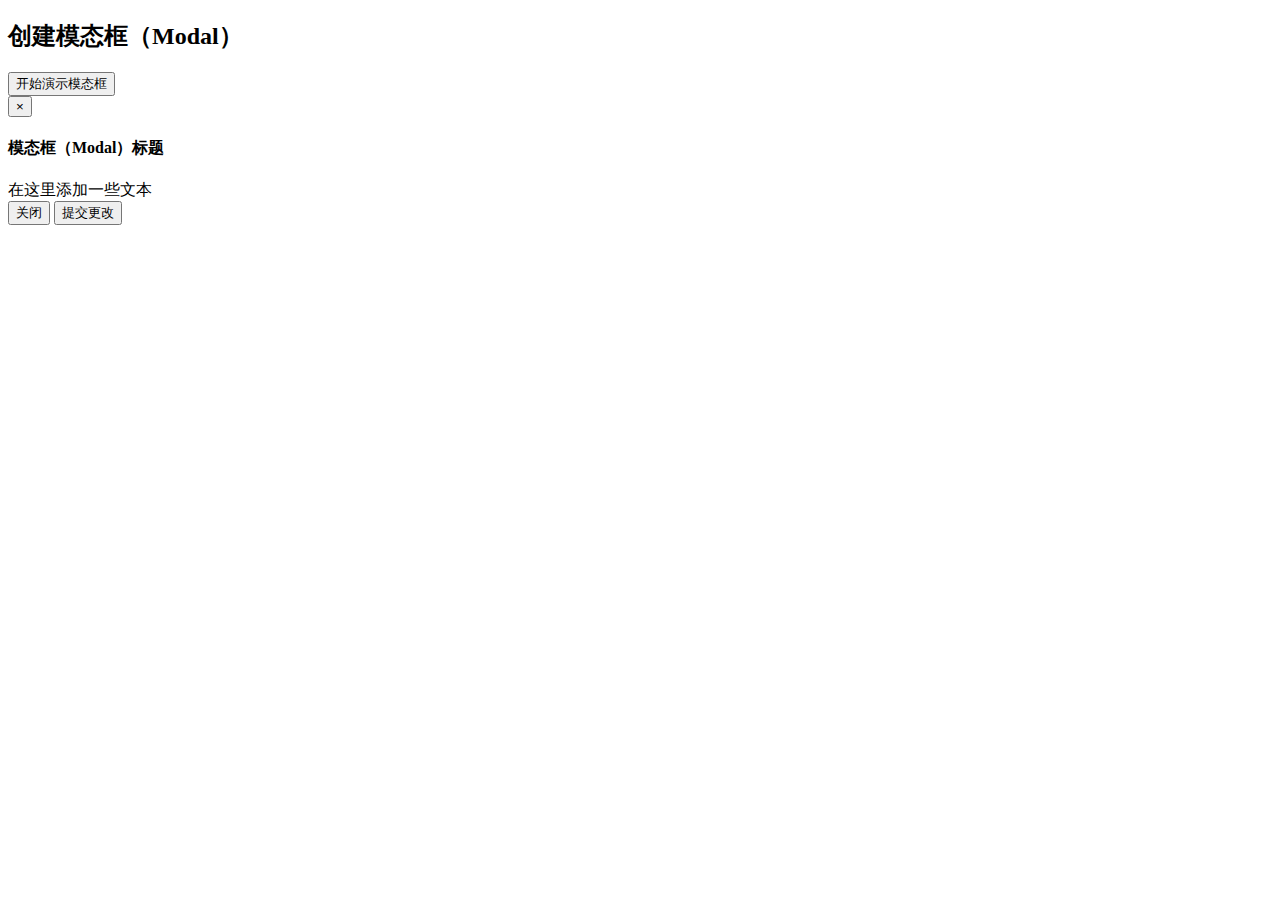
<file: modemo.html>
<!DOCTYPE html>
<html>
<head>
	<meta charset="utf-8"> 
	<title>Bootstrap 实例 - 模态框（Modal）插件</title>
	<link rel="stylesheet" href="http://cdn.static.runoob.com/libs/bootstrap/3.3.7/css/bootstrap.min.css">
	<script src="http://cdn.static.runoob.com/libs/jquery/2.1.1/jquery.min.js"></script>
	<script src="http://cdn.static.runoob.com/libs/bootstrap/3.3.7/js/bootstrap.min.js"></script>
</head>
<body>

<h2>创建模态框（Modal）</h2>
<!-- 按钮触发模态框 -->
<button class="btn btn-primary btn-lg" data-toggle="modal" data-target="#myModal">
	开始演示模态框
</button>
<!-- 模态框（Modal） -->
<div class="modal fade" id="myModal" tabindex="-1" role="dialog" aria-labelledby="myModalLabel" aria-hidden="true">
	<div class="modal-dialog">
		<div class="modal-content">
			<div class="modal-header">
				<button type="button" class="close" data-dismiss="modal" aria-hidden="true">
					&times;
				</button>
				<h4 class="modal-title" id="myModalLabel">
					模态框（Modal）标题
				</h4>
			</div>
			<div class="modal-body">
				在这里添加一些文本
			</div>
			<div class="modal-footer">
				<button type="button" class="btn btn-default" data-dismiss="modal">关闭
				</button>
				<button type="button" class="btn btn-primary">
					提交更改
				</button>
			</div>
		</div><!-- /.modal-content -->
	</div><!-- /.modal -->
</div>
</body>
</html>
</file>
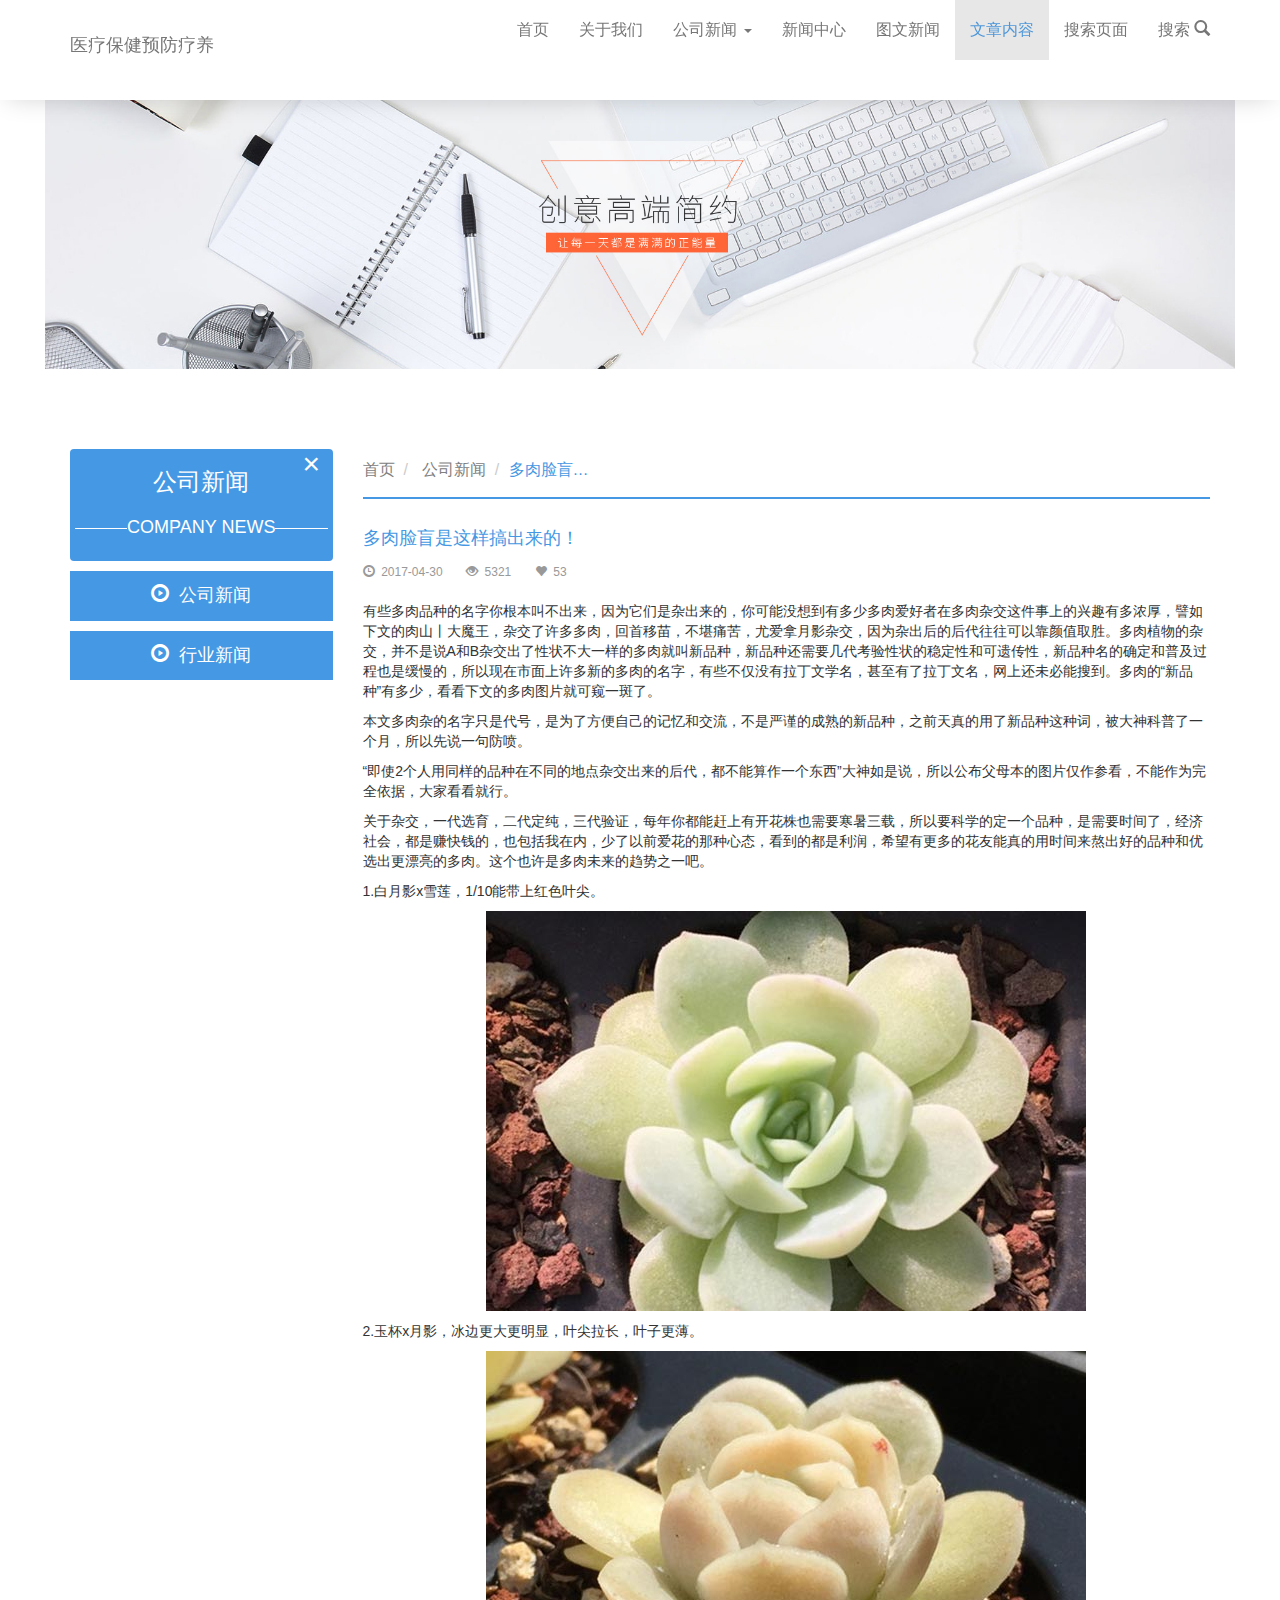
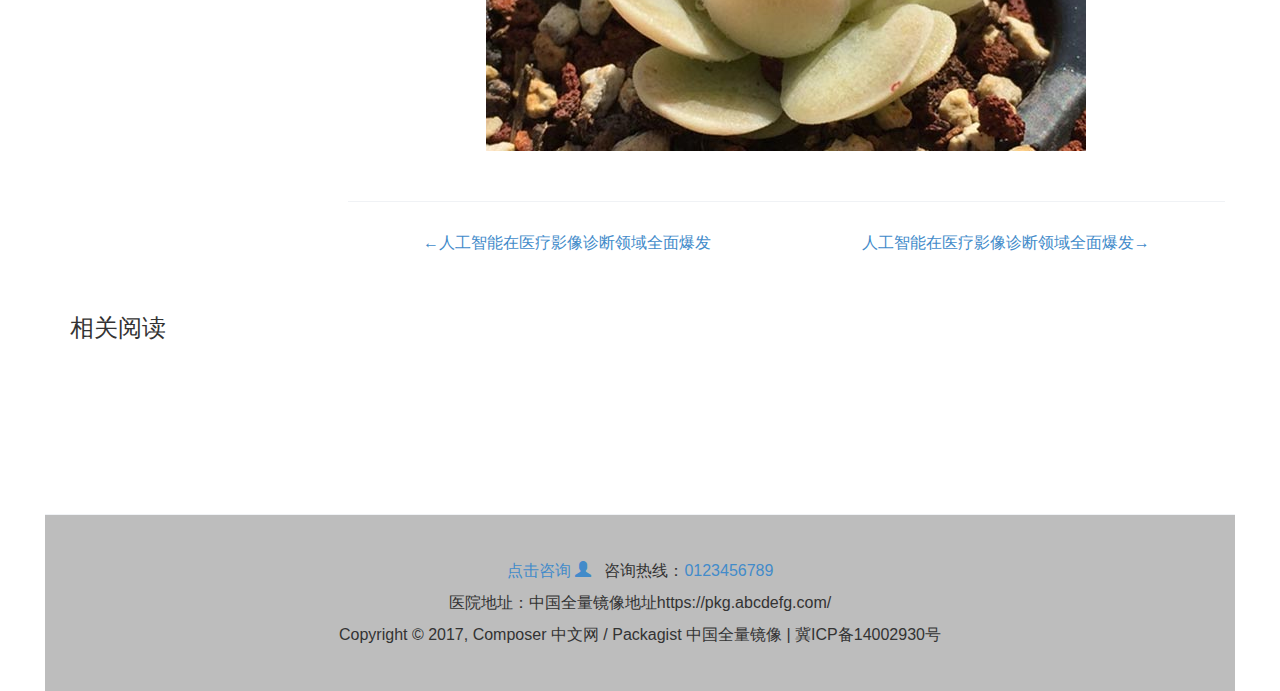
<file: news-con.html>
<!DOCTYPE html>
<html>

	<head>
		<meta charset="utf-8" />
		<!-- 优先使用 IE 最新版本和 Chrome -->
		<meta http-equiv="X-UA-Compatible" content="IE=edge,chrome=1" />
		<!-- 为移动设备添加 viewport -->
		<meta name="viewport" content="width=device-width, initial-scale=1, maximum-scale=1, user-scalable=no" />
		<!--忽略页面中的数字识别为电话，忽略email识别-->
		<meta name="format-detection" content="telphone=no, email=no" />
		<title>新闻内容页面</title>
		<link rel="stylesheet" type="text/css" href="css/bootstrap.css" />
		<link rel="stylesheet" type="text/css" href="css/base.css" />
		<!--[if lt IE 9]>
			<script type="text/javascript" src="js/html5shiv.min.js"></script>
			<script type="text/javascript" src="js/respond.min.js"></script>
	    <![endif]-->
	    <style type="text/css">
		.news-detail{ padding-bottom:30px; }
        .news-detail img{ text-align: center; max-width: 100%;  display: block; margin:0px auto;}
        .page-box{border-top: 1px solid #f0f2f5; padding-top: 30px;}
        .page-box p{ display: inline-block; font-size: 16px; overflow: hidden;text-overflow:ellipsis; white-space:nowrap; }
        .page-box p:first-child{float: left;}
		.page-box p:last-child{float: right;}
	    </style>

		<link rel="stylesheet" type="text/css" href="css/media.css" />
	   <!-- new css by wys -->
		<link rel="stylesheet" type="text/css" href="css/new.css" />
		<!-- ios下头部固定方案防止头部随着页面上拉滚动 -->
		<link rel="stylesheet" type="text/css" href="css/headerstyle.css">
		<!-- 搜索预览插件样式-->
		<link rel="stylesheet" type="text/css" href="css/search_demo.css">
	</head>

	<body>
		<main class="max-width-index">
		<!--导航-->
		<nav class="navbar navbar-default navbar-fixed-top top-box">
			<div class="container">
				<div class="navbar-header">
					<button type="button" class="navbar-toggle collapsed">
				        <span class="sr-only">Toggle navigation</span>
				        <span class="icon-bar"></span>
				        <span class="icon-bar"></span>
				        <span class="icon-bar"></span>
				    </button>
					<h1><a class="navbar-brand" href="index.html">
						医疗保健预防疗养
					</a></h1>
				</div>
				<div class="form-group form-group-mobile visible-xs">
					<input type="text" id="mobilearrcity" class="form-control" placeholder="输入关键字查询">
					<div id='mobilesuggest' class="mobileac_results"></div>
				</div>
				<div class="collapse navbar-collapse" >
					<ul class="nav navbar-nav navbar-right top-nav">
						<li>
							<a href="index.html">
								首页
								<span class="sr-only">(current)</span>
							</a>
						</li>
						<li>
							<a href="page.html">关于我们</a>
						</li>
				
						  <li class="dropdown">
			                <a href="news.html" class="dropdown-toggle" data-toggle="dropdown" role="button" aria-haspopup="true" aria-expanded="false">公司新闻 <span class="caret"></span></a>
			                <ul class="dropdown-menu">
			                  <li><a href="news-detail.html">新闻内容</a></li>
			                  <li><a href="#">Another action</a></li>
			                  <li><a href="#">Something else here</a></li>
			                  
			                  <li><a href="#">Separated link</a></li>
			                  <li><a href="#">One more </a></li>
			                </ul>
			              </li>
						<li>
							<a href="news.html">新闻中心</a>
						</li>
						<li>
							<a href="img-news.html">图文新闻</a>
						</li>
						<li class="active">
							<a href="news-con.html">文章内容</a>
						</li>
						<li>
							<a href="search.html">搜索页面</a>
						</li>
						<li class="search_c hidden-sm hidden-xs"><a href="#">搜索 <i class="glyphicon glyphicon-search"></i></a></li>
						<form class="hidden-sm hidden-xs">
							<input type="text" name="arrcity" id="arrcity" class="form-control search"/>
							<div id='suggest' class="ac_results"></div>
						</form>
					</ul>
				</div>
				<!-- /.navbar-collapse -->
			</div>
			<!-- /.container -->
		</nav>
		<!--/ 导航-->
<!-- ios头部固定框 -->
<div class="scrollable" id="scrollable">
		<!--广告图-->
		<div class="container-fluid page-banner">
			<div class="row">
				<img src="img/4.jpg" alt="" class="img-responsive" />
			</div>
		</div>

		<!--文章列表 -->
		<div class="news">
			<div class="container">
				<div class="row">
					<div class="col-lg-3 col-md-3 col-sm-3 hidden-xs sidebar">
					   <span class="open">展开栏目列表</span>
						<!--电脑端页面导航-->
						<ul>
						<span title="关闭栏目列表" class="colse"></span>
							<li class="sidebar-title">
								<h3>公司新闻</h3>
								<p>COMPANY NEWS</p>
							</li>
							<li class="sidebar-item">
								<a href=""><span class="glyphicon glyphicon-play-circle"></span>&nbsp;&nbsp;公司新闻</a>
							</li>
							<li class="sidebar-item">
								<a href=""><span class="glyphicon glyphicon-play-circle"></span>&nbsp;&nbsp;行业新闻</a>
							</li>
						</ul>
					</div>
					<div class="col-lg-9 col-md-9 col-sm-9 col-xs-12 right-content">
						<!--手机端页面导航-->
						<div class="mobile-nav hidden-md hidden-sm hidden-lg">
							<div class="mobile-nav-title">
								<h3>公司新闻</h3>
								<p>COMPANY NEWS</p>
							</div>
							<div class="mobile-nav-item clearfix">
								<a href=""><span class="glyphicon glyphicon-play-circle"></span>&nbsp;&nbsp;公司新闻</a>
								<a href=""><span class="glyphicon glyphicon-play-circle"></span>&nbsp;&nbsp;行业新闻</a>
							</div>
						</div>
						<!--面包屑导航-->
					
						<ol class="breadcrumb bread">
							<li>
								<a href="index.html">首页</a>
							</li>
							<li>
								<a href="index.html">公司新闻</a>
							</li>
							<li class="active">多肉脸盲是这样搞出来的！</li>
						</ol>
					
						<div class="news-detail">
							<div class="news-detail-title">
								<h2>多肉脸盲是这样搞出来的！</h2>
								<span><i class="glyphicon glyphicon-time"></i>&nbsp;&nbsp;2017-04-30</span>
								<span><i class="glyphicon glyphicon-eye-open"></i>&nbsp;&nbsp;5321</span>
								<span class=""><i class="glyphicon glyphicon-heart"></i>&nbsp;&nbsp;53</span>		
							</div>
							<div class="news-detail-content">
								<p>有些多肉品种的名字你根本叫不出来，因为它们是杂出来的，你可能没想到有多少多肉爱好者在多肉杂交这件事上的兴趣有多浓厚，譬如下文的肉山丨大魔王，杂交了许多多肉，回首移苗，不堪痛苦，尤爱拿月影杂交，因为杂出后的后代往往可以靠颜值取胜。多肉植物的杂交，并不是说A和B杂交出了性状不大一样的多肉就叫新品种，新品种还需要几代考验性状的稳定性和可遗传性，新品种名的确定和普及过程也是缓慢的，所以现在市面上许多新的多肉的名字，有些不仅没有拉丁文学名，甚至有了拉丁文名，网上还未必能搜到。多肉的“新品种”有多少，看看下文的多肉图片就可窥一斑了。</p>
								<p>本文多肉杂的名字只是代号，是为了方便自己的记忆和交流，不是严谨的成熟的新品种，之前天真的用了新品种这种词，被大神科普了一个月，所以先说一句防喷。</p>
								<p>“即使2个人用同样的品种在不同的地点杂交出来的后代，都不能算作一个东西”大神如是说，所以公布父母本的图片仅作参看，不能作为完全依据，大家看看就行。</p>
								<p>关于杂交，一代选育，二代定纯，三代验证，每年你都能赶上有开花株也需要寒暑三载，所以要科学的定一个品种，是需要时间了，经济社会，都是赚快钱的，也包括我在内，少了以前爱花的那种心态，看到的都是利润，希望有更多的花友能真的用时间来熬出好的品种和优选出更漂亮的多肉。这个也许是多肉未来的趋势之一吧。</p>
								<p>1.白月影x雪莲，1/10能带上红色叶尖。</p>
								<img src="img/news-detail-pic1.jpg" alt="" style="margin-bottom: 10px;"/>
								<p>2.玉杯x月影，冰边更大更明显，叶尖拉长，叶子更薄。</p>
								<img src="img/news-detail-pic2.jpg" alt=""/>
							</div>
						</div>	
							<!--分页-->
						<div class="page-box row">
							<p class="prev col-sm-6 col-xs-12"><a href="#">←人工智能在医疗影像诊断领域全面爆发</a></p>
							<p class="next col-sm-6 col-xs-12"><a href="#">人工智能在医疗影像诊断领域全面爆发→</a></p>
						</div>
						</div>
					</div>
				</div>
			</div>

		<div class="xg">
			<div class="container">
					<div class="common-title">
						<h2>相关阅读</h2>
					<!-- 	<span>最新优惠的检查治疗项目</span>	 -->					
					</div>
					<div class="row">
						<div class="col-sm-6" >
							 <h4><a href="#">英特尔发精准医疗解决方案 推进24小时精准医疗1</a></h4>
							 <p>英特尔在上海发布其在中国精准医疗领域的解决方案建议书，内容涉及创新解决方案、合作案例、参考架构推荐等，并提出“24小时精准医疗” 愿景...</p>
						</div>
						<div class="col-sm-6" >
							 <h4><a href="#">英特尔发精准医疗解决方案 推进24小时精准医疗2</a></h4>
							 <p>英特尔在上海发布其在中国精准医疗领域的解决方案建议书，内容涉及创新解决方案、合作案例、参考架构推荐等，并提出“24小时精准医疗” 愿景...</p>
						</div>
					</div>
				
			</div>
		</div>
		<div class="footer">
		    <a href="#">点击咨询 <i class="glyphicon glyphicon-user"></i></a> 
		    <a> &nbsp; </a>
		    咨询热线：<a href="tel:0123456789">0123456789</a> <br/>
			医院地址：中国全量镜像地址https://pkg.abcdefg.com/<br/>
			Copyright © 2017, Composer 中文网 / Packagist 中国全量镜像 | 冀ICP备14002930号		
		</div>
	</div><!-- 头部固定框结束 -->
</main>	
		<script type="text/javascript" src="search_demo/jquery.min.js"></script>
		<script type="text/javascript" src="js/bootstrap.js"></script>
		<script type="text/javascript" src="js/nav.js"></script>
		<!-- ios下头部固定方案防止头部随着页面上拉滚动 -->
		<script type="text/javascript" src="iostopfixed/scrollfix.js"></script>
		<!-- 搜索预览插件 -->
		<script type="text/javascript" src="search_demo/aircity.js"></script>
		<script src="js/main.js"></script>
	</body>

</html>
</file>
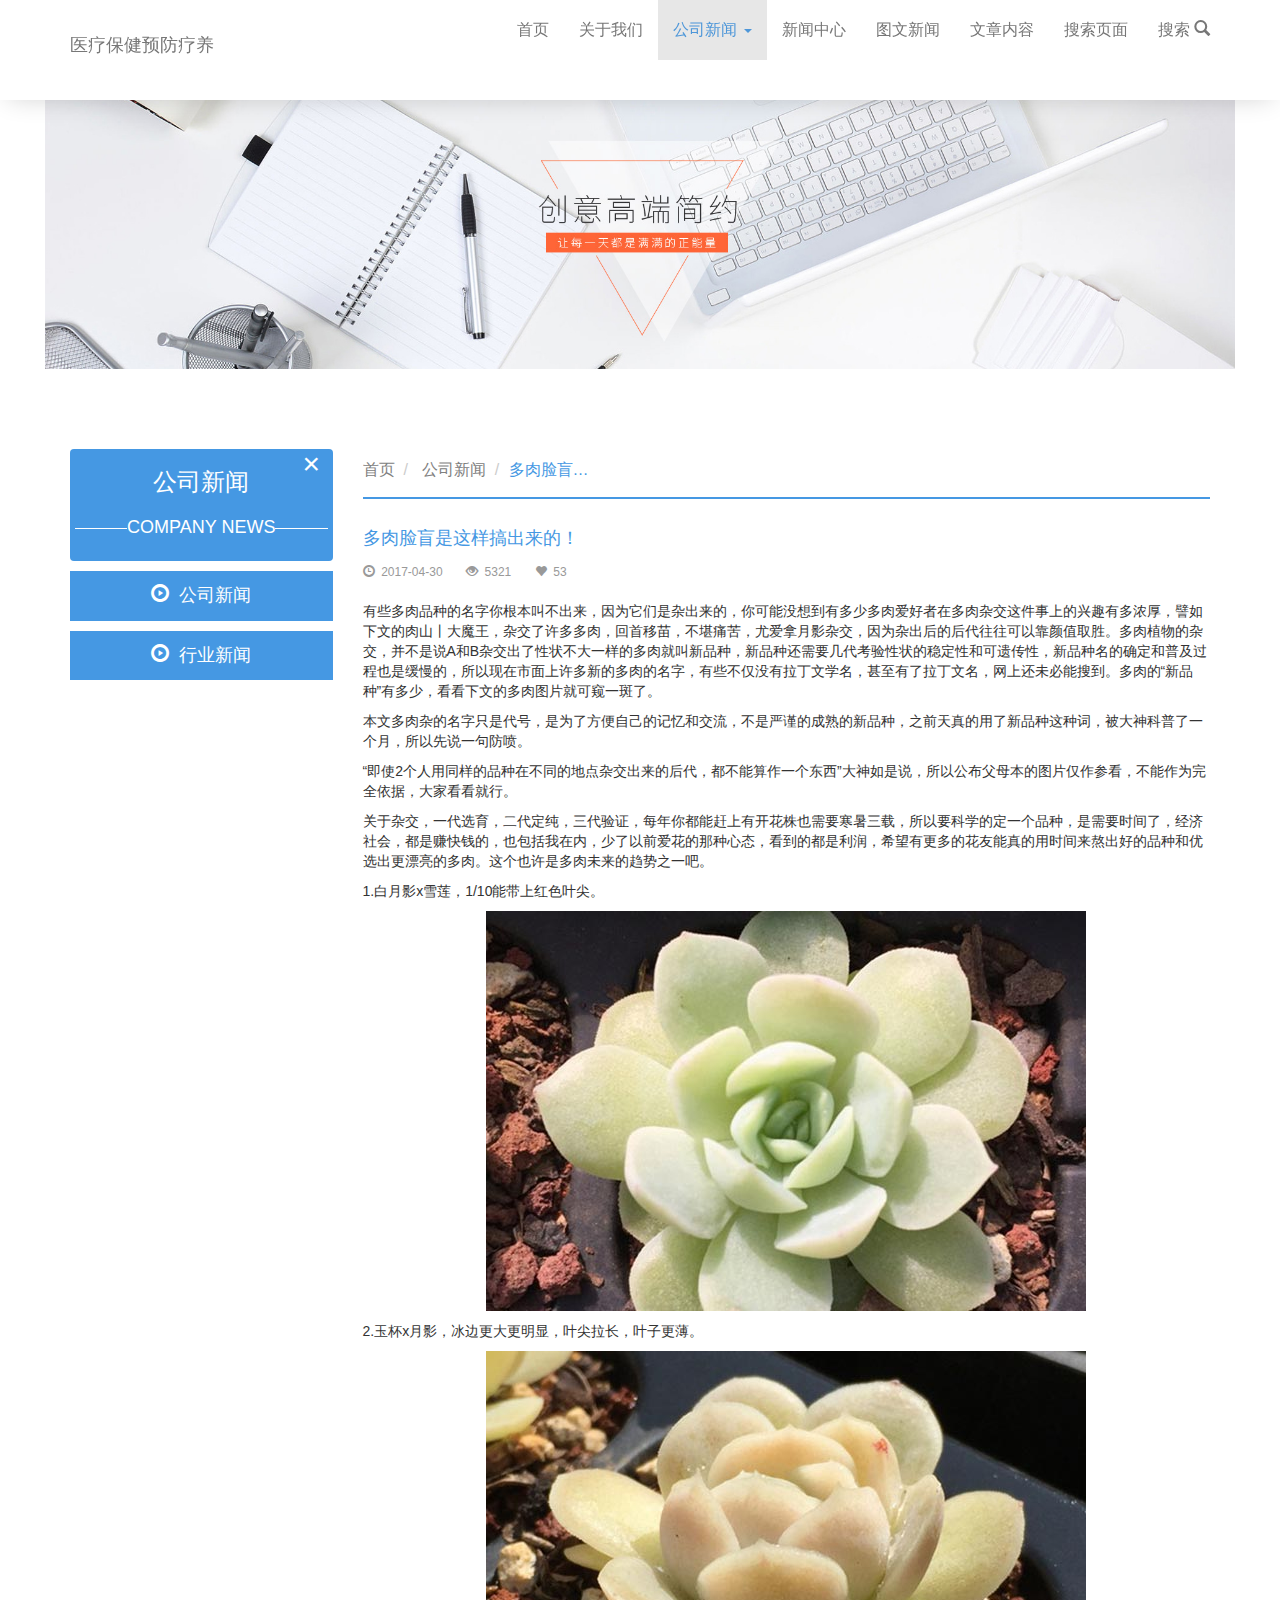
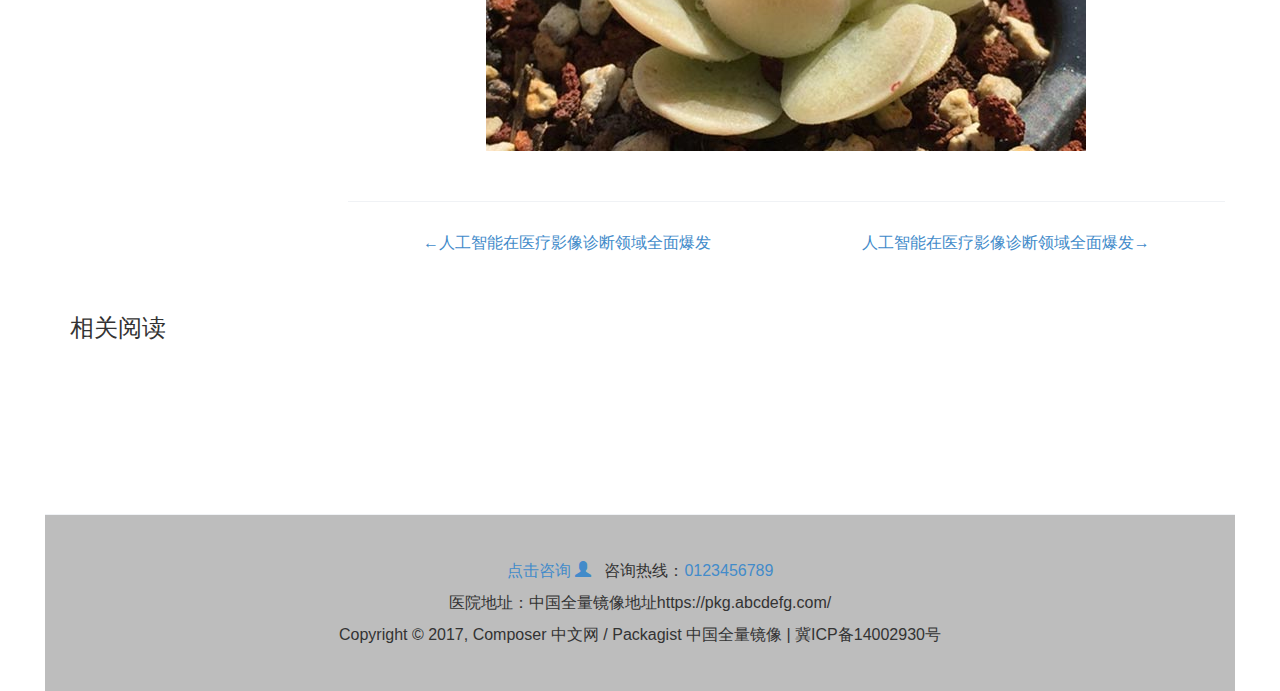
<file: news-detail.html>
<!DOCTYPE html>
<html>

	<head>
		<meta charset="utf-8" />
		<!-- 优先使用 IE 最新版本和 Chrome -->
		<meta http-equiv="X-UA-Compatible" content="IE=edge,chrome=1" />
		<!-- 为移动设备添加 viewport -->
		<meta name="viewport" content="width=device-width, initial-scale=1, maximum-scale=1, user-scalable=no" />
		<!--忽略页面中的数字识别为电话，忽略email识别-->
		<meta name="format-detection" content="telphone=no, email=no" />
		<title>新闻内容页面</title>
		<link rel="stylesheet" type="text/css" href="css/bootstrap.css" />
		<link rel="stylesheet" type="text/css" href="css/base.css" />
		<!--[if lt IE 9]>
			<script type="text/javascript" src="js/html5shiv.min.js"></script>
			<script type="text/javascript" src="js/respond.min.js"></script>
	    <![endif]-->
	    <style type="text/css">
		.news-detail{ padding-bottom:30px; }
        .news-detail img{ text-align: center; max-width: 100%;  display: block; margin:0px auto;}
        .page-box{border-top: 1px solid #f0f2f5; padding-top: 30px;}
        .page-box p{ display: inline-block; font-size: 16px; overflow: hidden;text-overflow:ellipsis; white-space:nowrap; }
        .page-box p:first-child{float: left;}
		.page-box p:last-child{float: right;}
	    </style>

		<link rel="stylesheet" type="text/css" href="css/media.css" />
	   	<!-- new css by wys -->
		<link rel="stylesheet" type="text/css" href="css/new.css" />
		<!-- ios下头部固定方案防止头部随着页面上拉滚动 -->
		<link rel="stylesheet" type="text/css" href="css/headerstyle.css">
		<!-- 搜索预览插件样式-->
		<link rel="stylesheet" type="text/css" href="css/search_demo.css">
	</head>

	<body>
		<main class="max-width-index">
		<!--导航-->
		<nav class="navbar navbar-default navbar-fixed-top top-box">
			<div class="container">
				<div class="navbar-header">
					<button type="button" class="navbar-toggle collapsed">
				        <span class="sr-only">Toggle navigation</span>
				        <span class="icon-bar"></span>
				        <span class="icon-bar"></span>
				        <span class="icon-bar"></span>
				    </button>
					<h1><a class="navbar-brand" href="index.html">
						医疗保健预防疗养
					</a></h1>
				</div>
				<div class="form-group form-group-mobile visible-xs">
					<input type="text" id="mobilearrcity" class="form-control" placeholder="输入关键字查询">
					<div id='mobilesuggest' class="mobileac_results"></div>
				</div>
				<div class="collapse navbar-collapse" >
					<ul class="nav navbar-nav navbar-right top-nav">
						<li>
							<a href="index.html">
								首页
								<span class="sr-only">(current)</span>
							</a>
						</li>
						<li>
							<a href="page.html">关于我们</a>
						</li>
				
						  <li class="dropdown active">
			                <a href="news.html" class="dropdown-toggle" data-toggle="dropdown" role="button" aria-haspopup="true" aria-expanded="false">公司新闻 <span class="caret"></span></a>
			                <ul class="dropdown-menu">
			                  <li><a href="news-detail.html">新闻内容</a></li>
			                  <li><a href="#">Another action</a></li>
			                  <li><a href="#">Something else here</a></li>
			                  
			                  <li><a href="#">Separated link</a></li>
			                  <li><a href="#">One more </a></li>
			                </ul>
			              </li>
						<li>
							<a href="news.html">新闻中心</a>
						</li>
						<li>
							<a href="img-news.html">图文新闻</a>
						</li>
						<li>
							<a href="news-con.html">文章内容</a>
						</li>
						<li>
							<a href="search.html">搜索页面</a>
						</li>
						<li class="search_c hidden-sm hidden-xs"><a href="#">搜索 <i class="glyphicon glyphicon-search"></i></a></li>
						<form class="hidden-sm hidden-xs">
							<input type="text" name="arrcity" id="arrcity" class="form-control search"/>
							<div id='suggest' class="ac_results"></div>
						</form>
					</ul>
				</div>
				<!-- /.navbar-collapse -->
			</div>
			<!-- /.container -->
		</nav>
		<!--/ 导航-->
<!-- ios头部固定框 -->
<div class="scrollable" id="scrollable">
		<!--广告图-->
		<div class="container-fluid page-banner">
			<div class="row">
				<img src="img/4.jpg" alt="" class="img-responsive" />
			</div>
		</div>

		<!--文章列表 -->
		<div class="news">
			<div class="container">
				<div class="row">
					<div class="col-lg-3 col-md-3 col-sm-3 hidden-xs sidebar">
					   <span class="open">展开栏目列表</span>
						<!--电脑端页面导航-->
						<ul>
						<span title="关闭栏目列表" class="colse"></span>
							<li class="sidebar-title">
								<h3>公司新闻</h3>
								<p>COMPANY NEWS</p>
							</li>
							<li class="sidebar-item">
								<a href=""><span class="glyphicon glyphicon-play-circle"></span>&nbsp;&nbsp;公司新闻</a>
							</li>
							<li class="sidebar-item">
								<a href=""><span class="glyphicon glyphicon-play-circle"></span>&nbsp;&nbsp;行业新闻</a>
							</li>
						</ul>
					</div>
					<div class="col-lg-9 col-md-9 col-sm-9 col-xs-12 right-content">
						<!--手机端页面导航-->
						<div class="mobile-nav hidden-md hidden-sm hidden-lg">
							<div class="mobile-nav-title">
								<h3>公司新闻</h3>
								<p>COMPANY NEWS</p>
							</div>
							<div class="mobile-nav-item clearfix">
								<a href=""><span class="glyphicon glyphicon-play-circle"></span>&nbsp;&nbsp;公司新闻</a>
								<a href=""><span class="glyphicon glyphicon-play-circle"></span>&nbsp;&nbsp;行业新闻</a>
							</div>
						</div>
						<!--面包屑导航-->
					
						<ol class="breadcrumb bread">
							<li>
								<a href="index.html">首页</a>
							</li>
							<li>
								<a href="index.html">公司新闻</a>
							</li>
							<li class="active">多肉脸盲是这样搞出来的！</li>
						</ol>
					
						<div class="news-detail">
							<div class="news-detail-title">
								<h2>多肉脸盲是这样搞出来的！</h2>
								<span><i class="glyphicon glyphicon-time"></i>&nbsp;&nbsp;2017-04-30</span>
								<span><i class="glyphicon glyphicon-eye-open"></i>&nbsp;&nbsp;5321</span>
								<span class=""><i class="glyphicon glyphicon-heart"></i>&nbsp;&nbsp;53</span>		
							</div>
							<div class="news-detail-content">
								<p>有些多肉品种的名字你根本叫不出来，因为它们是杂出来的，你可能没想到有多少多肉爱好者在多肉杂交这件事上的兴趣有多浓厚，譬如下文的肉山丨大魔王，杂交了许多多肉，回首移苗，不堪痛苦，尤爱拿月影杂交，因为杂出后的后代往往可以靠颜值取胜。多肉植物的杂交，并不是说A和B杂交出了性状不大一样的多肉就叫新品种，新品种还需要几代考验性状的稳定性和可遗传性，新品种名的确定和普及过程也是缓慢的，所以现在市面上许多新的多肉的名字，有些不仅没有拉丁文学名，甚至有了拉丁文名，网上还未必能搜到。多肉的“新品种”有多少，看看下文的多肉图片就可窥一斑了。</p>
								<p>本文多肉杂的名字只是代号，是为了方便自己的记忆和交流，不是严谨的成熟的新品种，之前天真的用了新品种这种词，被大神科普了一个月，所以先说一句防喷。</p>
								<p>“即使2个人用同样的品种在不同的地点杂交出来的后代，都不能算作一个东西”大神如是说，所以公布父母本的图片仅作参看，不能作为完全依据，大家看看就行。</p>
								<p>关于杂交，一代选育，二代定纯，三代验证，每年你都能赶上有开花株也需要寒暑三载，所以要科学的定一个品种，是需要时间了，经济社会，都是赚快钱的，也包括我在内，少了以前爱花的那种心态，看到的都是利润，希望有更多的花友能真的用时间来熬出好的品种和优选出更漂亮的多肉。这个也许是多肉未来的趋势之一吧。</p>
								<p>1.白月影x雪莲，1/10能带上红色叶尖。</p>
								<img src="img/news-detail-pic1.jpg" alt="" style="margin-bottom: 10px;"/>
								<p>2.玉杯x月影，冰边更大更明显，叶尖拉长，叶子更薄。</p>
								<img src="img/news-detail-pic2.jpg" alt=""/>
							</div>
						</div>	
							<!--分页-->
						<div class="page-box row">
							<p class="prev col-sm-6 col-xs-12"><a href="#">←人工智能在医疗影像诊断领域全面爆发</a></p>
							<p class="next col-sm-6 col-xs-12"><a href="#">人工智能在医疗影像诊断领域全面爆发→</a></p>
						</div>
						</div>
					</div>
				</div>
			</div>

		<div class="xg">
			<div class="container">
					<div class="common-title">
						<h2>相关阅读</h2>
					<!-- 	<span>最新优惠的检查治疗项目</span>	 -->					
					</div>
					<div class="row">
						<div class="col-sm-6" >
							 <h4><a href="#">英特尔发精准医疗解决方案 推进24小时精准医疗1</a></h4>
							 <p>英特尔在上海发布其在中国精准医疗领域的解决方案建议书，内容涉及创新解决方案、合作案例、参考架构推荐等，并提出“24小时精准医疗” 愿景...</p>
						</div>
						<div class="col-sm-6" >
							 <h4><a href="#">英特尔发精准医疗解决方案 推进24小时精准医疗2</a></h4>
							 <p>英特尔在上海发布其在中国精准医疗领域的解决方案建议书，内容涉及创新解决方案、合作案例、参考架构推荐等，并提出“24小时精准医疗” 愿景...</p>
						</div>
					</div>
				
			</div>
		</div>
		<div class="footer">
		    <a href="#">点击咨询 <i class="glyphicon glyphicon-user"></i></a> 
		    <a> &nbsp; </a>
		    咨询热线：<a href="tel:0123456789">0123456789</a> <br/>
			医院地址：中国全量镜像地址https://pkg.abcdefg.com/<br/>
			Copyright © 2017, Composer 中文网 / Packagist 中国全量镜像 | 冀ICP备14002930号		
		</div>
	</div><!-- 头部固定框结束 -->
</main>	
		<script type="text/javascript" src="search_demo/jquery.min.js"></script>
		<script type="text/javascript" src="js/bootstrap.js"></script>
		<script type="text/javascript" src="js/nav.js"></script>
		<!-- ios下头部固定方案防止头部随着页面上拉滚动 -->
		<script type="text/javascript" src="iostopfixed/scrollfix.js"></script>
		<!-- 搜索预览插件 -->
		<script type="text/javascript" src="search_demo/aircity.js"></script>
		<script src="js/main.js"></script>
	</body>

</html>
</file>
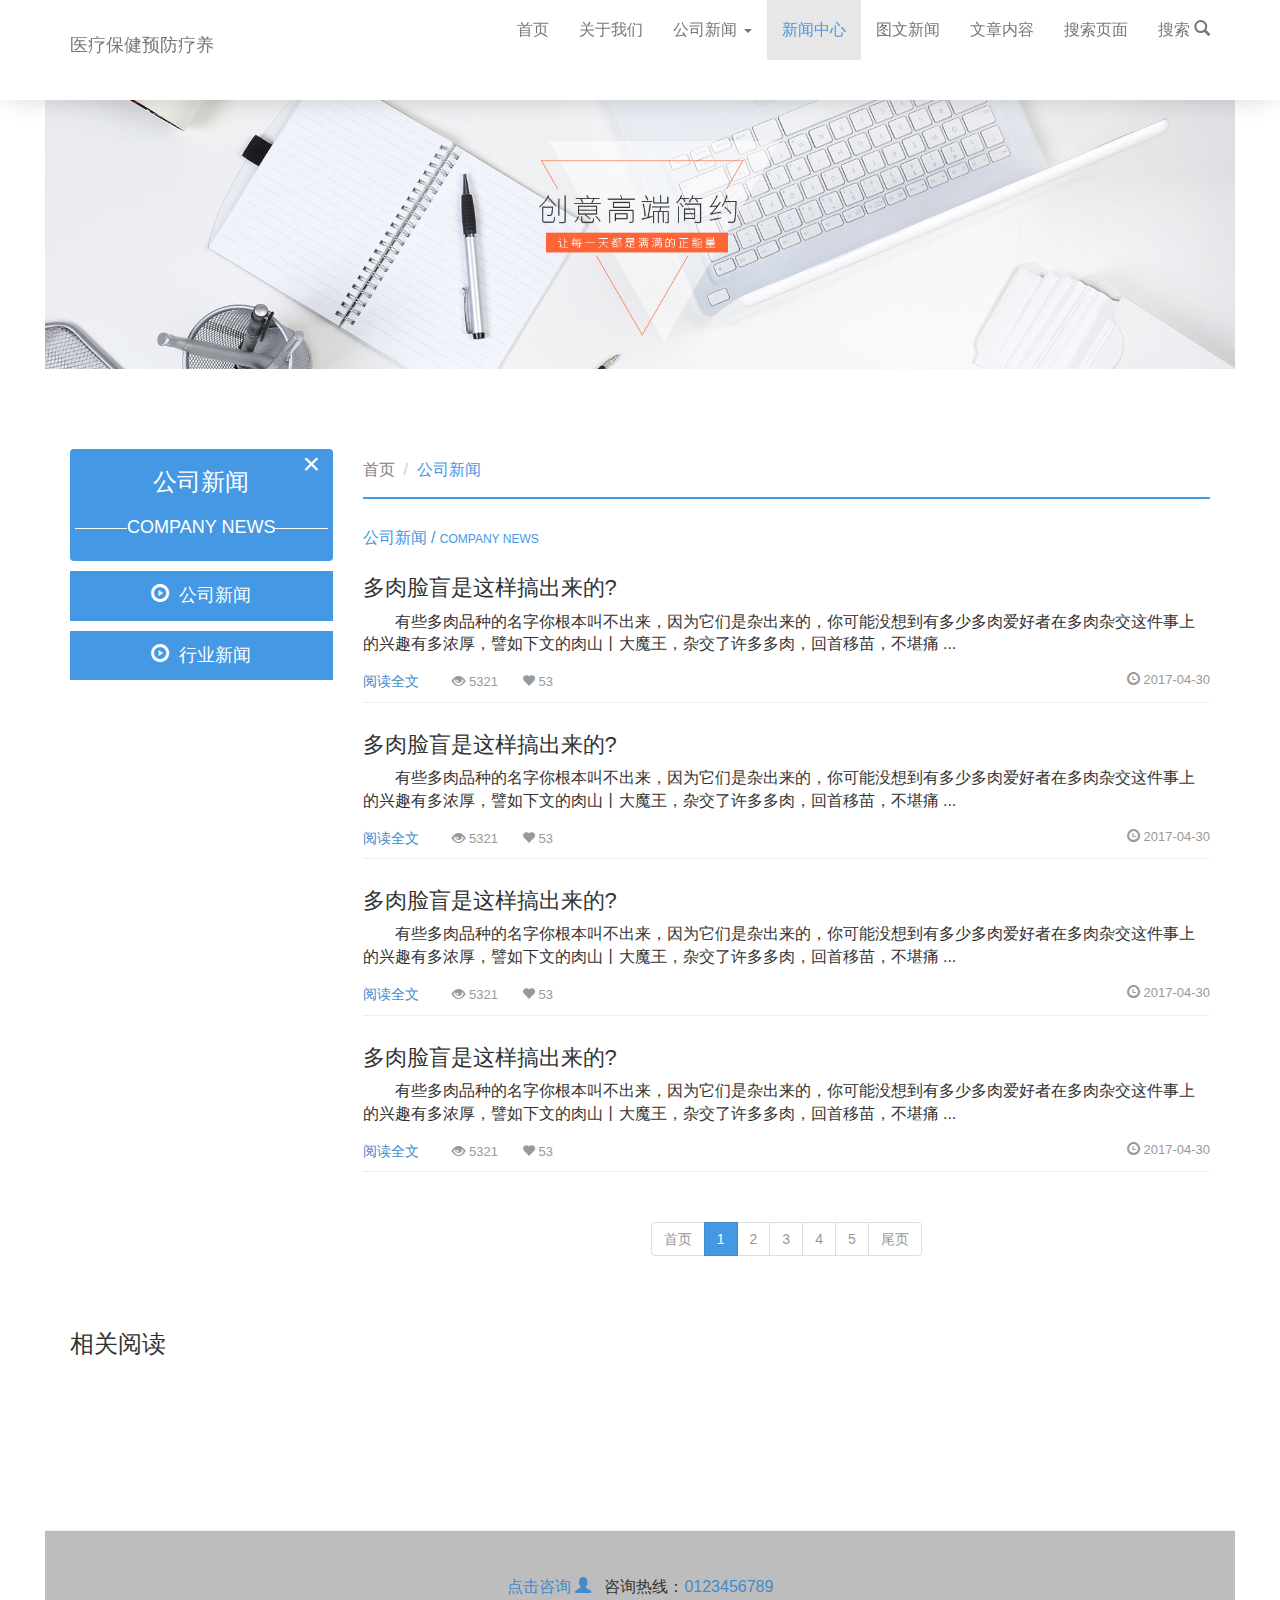
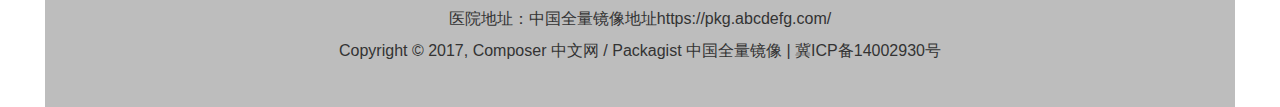
<file: news.html>
<!DOCTYPE html>
<html>

	<head>
		<meta charset="utf-8" />
		<!-- 优先使用 IE 最新版本和 Chrome -->
		<meta http-equiv="X-UA-Compatible" content="IE=edge,chrome=1" />
		<!-- 为移动设备添加 viewport -->
		<meta name="viewport" content="width=device-width, initial-scale=1, maximum-scale=1, user-scalable=no" />
		<!--忽略页面中的数字识别为电话，忽略email识别-->
		<meta name="format-detection" content="telphone=no, email=no" />
		<title>存文章新闻列表</title>
		<link rel="stylesheet" type="text/css" href="css/bootstrap.css" />
		<link rel="stylesheet" type="text/css" href="css/base.css" />
		<!--[if lt IE 9]>
			<script type="text/javascript" src="js/html5shiv.min.js"></script>
			<script type="text/javascript" src="js/respond.min.js"></script>
	    <![endif]-->
	    <style type="text/css">
		.page-banner img{max-width:100%;}
		.glyphicon-heart{margin-left:20px;}
		.news-text{ margin:30px 0px;  border-bottom: 1px  dotted #dedede; padding-bottom: 10px;}
		.news-list a.read-all{ margin-right: 30px;}
	    </style>
		<link rel="stylesheet" type="text/css" href="css/media.css" />
		<!-- new css by wys -->
		<link rel="stylesheet" type="text/css" href="css/new.css" />
		<!-- ios下头部固定方案防止头部随着页面上拉滚动 -->
		<link rel="stylesheet" type="text/css" href="css/headerstyle.css">
		<!-- 搜索预览插件样式-->
		<link rel="stylesheet" type="text/css" href="css/search_demo.css">
	</head>

	<body>
		<main class="max-width-index">
		<!--导航-->
		<nav class="navbar navbar-default navbar-fixed-top top-box">
			<div class="container">
				<div class="navbar-header">
					<button type="button" class="navbar-toggle collapsed">
				        <span class="sr-only">Toggle navigation</span>
				        <span class="icon-bar"></span>
				        <span class="icon-bar"></span>
				        <span class="icon-bar"></span>
				    </button>
					<h1><a class="navbar-brand" href="index.html">
						医疗保健预防疗养
					</a></h1>
				</div>
				<div class="form-group form-group-mobile visible-xs">
					<input type="text" id="mobilearrcity" class="form-control" placeholder="输入关键字查询">
					<div id='mobilesuggest' class="mobileac_results"></div>
				</div>
				<div class="collapse navbar-collapse" >
					<ul class="nav navbar-nav navbar-right top-nav">
						<li>
							<a href="index.html">
								首页
								<span class="sr-only">(current)</span>
							</a>
						</li>
						<li>
							<a href="page.html">关于我们</a>
						</li>
				
						  <li class="dropdown">
			                <a href="news.html" class="dropdown-toggle" data-toggle="dropdown" role="button" aria-haspopup="true" aria-expanded="false">公司新闻 <span class="caret"></span></a>
			                <ul class="dropdown-menu">
			                  <li><a href="news-detail.html">新闻内容</a></li>
			                  <li><a href="#">Another action</a></li>
			                  <li><a href="#">Something else here</a></li>
			                  
			                  <li><a href="#">Separated link</a></li>
			                  <li><a href="#">One more </a></li>
			                </ul>
			              </li>
						<li class="active">
							<a href="news.html">新闻中心</a>
						</li>
						<li>
							<a href="img-news.html">图文新闻</a>
						</li>
						<li>
							<a href="news-con.html">文章内容</a>
						</li>
						<li>
							<a href="search.html">搜索页面</a>
						</li>
						<li class="search_c hidden-sm hidden-xs"><a href="#">搜索 <i class="glyphicon glyphicon-search"></i></a></li>
						<form class="hidden-sm hidden-xs">
							<input type="text" name="arrcity" id="arrcity" class="form-control search"/>
							<div id='suggest' class="ac_results"></div>
						</form>
					</ul>
				</div>
				<!-- /.navbar-collapse -->
			</div>
			<!-- /.container -->
		</nav>
		<!--/ 导航-->
<!-- ios头部固定框 -->
<div class="scrollable" id="scrollable">
		<!--广告图-->
		<div class="container-fluid page-banner">
			<div class="row">
				<img src="img/4.jpg" alt="" class="img-responsive" />
			</div>
		</div>

		<!--文章列表 -->
		<div class="news">
			<div class="container">
				<div class="row">
					<div class="col-lg-3 col-md-3 col-sm-3 hidden-xs sidebar">
					   <span class="open">展开栏目列表</span>
						<!--电脑端页面导航-->
						<ul>
						<span title="关闭栏目列表" class="colse"></span>
							<li class="sidebar-title">
								<h3>公司新闻</h3>
								<p>COMPANY NEWS</p>
							</li>
							<li class="sidebar-item">
								<a href=""><span class="glyphicon glyphicon-play-circle"></span>&nbsp;&nbsp;公司新闻</a>
							</li>
							<li class="sidebar-item">
								<a href=""><span class="glyphicon glyphicon-play-circle"></span>&nbsp;&nbsp;行业新闻</a>
							</li>
						</ul>
					</div>
					<div class="col-lg-9 col-md-9 col-sm-9 col-xs-12 right-content">
						<!--手机端页面导航-->
						<div class="mobile-nav hidden-md hidden-sm hidden-lg">
							<div class="mobile-nav-title">
								<h3>公司新闻</h3>
								<p>COMPANY NEWS</p>
							</div>
							<div class="mobile-nav-item clearfix">
								<a href=""><span class="glyphicon glyphicon-play-circle"></span>&nbsp;&nbsp;公司新闻</a>
								<a href=""><span class="glyphicon glyphicon-play-circle"></span>&nbsp;&nbsp;行业新闻</a>
							</div>
						</div>
						<!--面包屑导航-->
						<ol class="breadcrumb bread">
							<li>
								<a href="index.html">首页</a>
							</li>
							<li class="active">公司新闻</li>
						</ol>
						<div class="news-list">
							<h4 class="content-title">公司新闻 / <small>COMPANY NEWS</small></h4>
								<div class="news-text">
									<h3><a href="news-detail.html">多肉脸盲是这样搞出来的?</a></h3>
									<p>
										<a href="news-detail.html">有些多肉品种的名字你根本叫不出来，因为它们是杂出来的，你可能没想到有多少多肉爱好者在多肉杂交这件事上的兴趣有多浓厚，譬如下文的肉山丨大魔王，杂交了许多多肉，回首移苗，不堪痛 ...</a>
									</p>
									<div>
										<a href="news-detail.html" class="read-all">阅读全文</a>
										<span><i class="glyphicon glyphicon-eye-open"></i> 5321</span>
										<span class=""><i class="glyphicon glyphicon-heart"></i> 53</span>
										<span class="pull-right"><i class="glyphicon glyphicon-time"></i> 2017-04-30</span>
									</div>
								</div>							
								<div class="news-text">
									<h3><a href="news-detail.html">多肉脸盲是这样搞出来的?</a></h3>
									<p>
										<a href="news-detail.html">有些多肉品种的名字你根本叫不出来，因为它们是杂出来的，你可能没想到有多少多肉爱好者在多肉杂交这件事上的兴趣有多浓厚，譬如下文的肉山丨大魔王，杂交了许多多肉，回首移苗，不堪痛 ...</a>
									</p>
									<div>
										<a href="news-detail.html" class="read-all">阅读全文</a>
										<span><i class="glyphicon glyphicon-eye-open"></i> 5321</span>
										<span class=""><i class="glyphicon glyphicon-heart"></i> 53</span>
										<span class="pull-right"><i class="glyphicon glyphicon-time"></i> 2017-04-30</span>
									</div>
								</div>
								<div class="news-text">
									<h3><a href="news-detail.html">多肉脸盲是这样搞出来的?</a></h3>
									<p>
										<a href="news-detail.html">有些多肉品种的名字你根本叫不出来，因为它们是杂出来的，你可能没想到有多少多肉爱好者在多肉杂交这件事上的兴趣有多浓厚，譬如下文的肉山丨大魔王，杂交了许多多肉，回首移苗，不堪痛 ...</a>

									</p>
									
									<div>
										<a href="news-detail.html" class="read-all">阅读全文</a>
										<span><i class="glyphicon glyphicon-eye-open"></i> 5321</span>
										<span class=""><i class="glyphicon glyphicon-heart"></i> 53</span>

										<span class="pull-right"><i class="glyphicon glyphicon-time"></i> 2017-04-30</span>
									</div>
								</div>
								<div class="news-text">
									<h3><a href="news-detail.html">多肉脸盲是这样搞出来的?</a></h3>
									<p>
										<a href="news-detail.html">有些多肉品种的名字你根本叫不出来，因为它们是杂出来的，你可能没想到有多少多肉爱好者在多肉杂交这件事上的兴趣有多浓厚，譬如下文的肉山丨大魔王，杂交了许多多肉，回首移苗，不堪痛 ...</a>
									</p>
									
									<div>
										<a href="news-detail.html" class="read-all">阅读全文</a>
										<span><i class="glyphicon glyphicon-eye-open"></i> 5321</span>
										<span class=""><i class="glyphicon glyphicon-heart"></i> 53</span>
										<span class="pull-right"><i class="glyphicon glyphicon-time"></i> 2017-04-30</span>
									</div>
								</div>
															<!--分页-->
								<nav aria-label="Page navigation" class="page-box">
									<ul class="pagination">
										<li>
											<a href="#" aria-label="Previous">
												<span aria-hidden="true">首页</span>
											</a>
										</li>
										<li class="active">
											<a href="#">1</a>
										</li>
										<li>
											<a href="#">2</a>
										</li>
										<li>
											<a href="#">3</a>
										</li>
										<li>
											<a href="#">4</a>
										</li>
										<li>
											<a href="#">5</a>
										</li>
										<li>
											<a href="#" aria-label="Next">
												<span aria-hidden="true">尾页</span>
											</a>
										</li>
									</ul>
								</nav>
						</div>

					</div>
					
				</div>
			</div>
		</div>

		<div class="xg">
			<div class="container">
					<div class="common-title">
						<h2>相关阅读</h2>
					<!-- 	<span>最新优惠的检查治疗项目</span>	 -->					
					</div>
					<div class="row">
						<div class="col-sm-6" >
							 <h4><a href="#">英特尔发精准医疗解决方案 推进24小时精准医疗1</a></h4>
							 <p>英特尔在上海发布其在中国精准医疗领域的解决方案建议书，内容涉及创新解决方案、合作案例、参考架构推荐等，并提出“24小时精准医疗” 愿景...</p>
						</div>
						<div class="col-sm-6" >
							 <h4><a href="#">英特尔发精准医疗解决方案 推进24小时精准医疗2</a></h4>
							 <p>英特尔在上海发布其在中国精准医疗领域的解决方案建议书，内容涉及创新解决方案、合作案例、参考架构推荐等，并提出“24小时精准医疗” 愿景...</p>
						</div>
					</div>
				
			</div>
		</div>
		<div class="footer">
		    <a href="#">点击咨询 <i class="glyphicon glyphicon-user"></i></a> 
		    <a> &nbsp; </a>
		    咨询热线：<a href="tel:0123456789">0123456789</a> <br/>
			医院地址：中国全量镜像地址https://pkg.abcdefg.com/<br/>
			Copyright © 2017, Composer 中文网 / Packagist 中国全量镜像 | 冀ICP备14002930号		
		</div>
	</div><!-- 头部固定框结束 -->
</main>
		<script type="text/javascript" src="search_demo/jquery.min.js"></script>
		<script type="text/javascript" src="js/bootstrap.js"></script>
		<script type="text/javascript" src="js/nav.js"></script>
		<!-- ios下头部固定方案防止头部随着页面上拉滚动 -->
		<script type="text/javascript" src="iostopfixed/scrollfix.js"></script>
		<!-- 搜索预览插件 -->
		<script type="text/javascript" src="search_demo/aircity.js"></script>
		<script src="js/main.js"></script>
	</body>

</html>
</file>
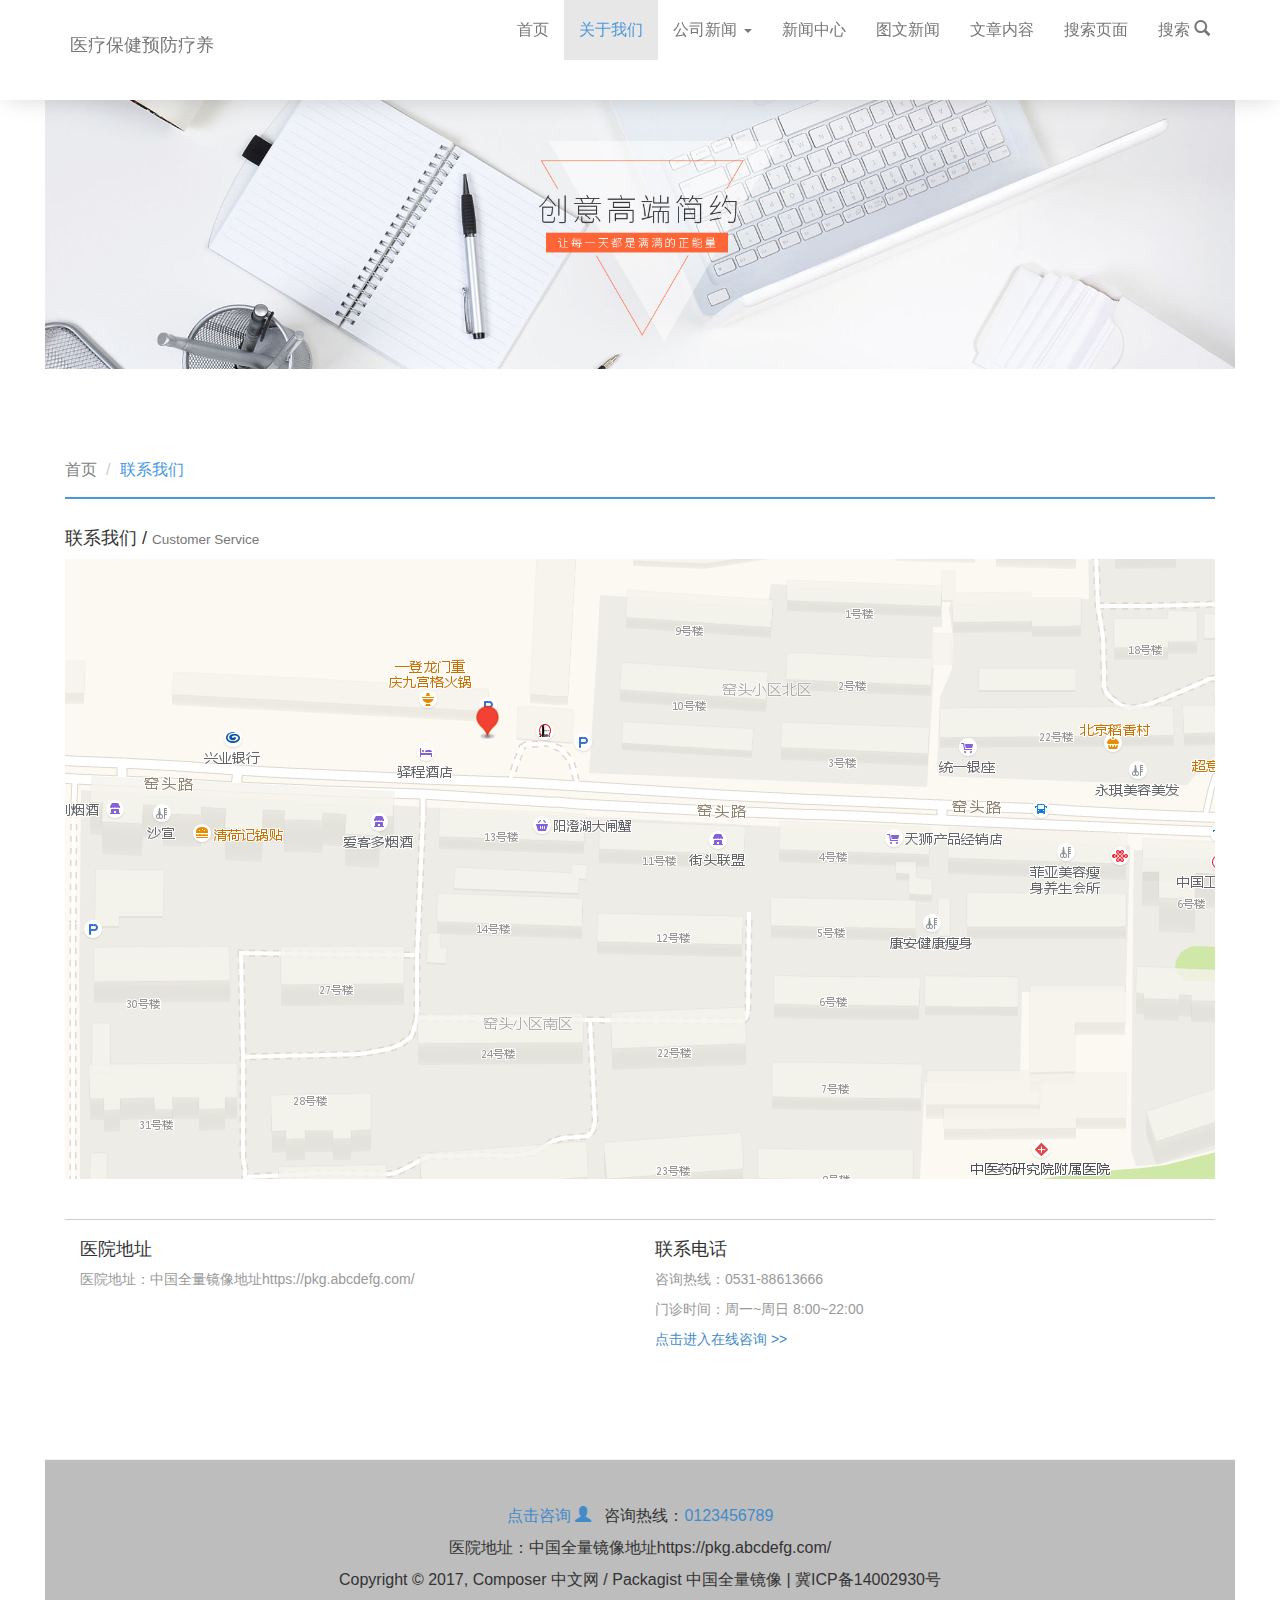
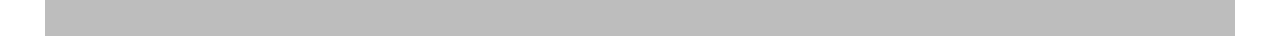
<file: page.html>
<!DOCTYPE html>
<html>

	<head>
		<meta charset="utf-8" />
		<!-- 优先使用 IE 最新版本和 Chrome -->
		<meta http-equiv="X-UA-Compatible" content="IE=edge,chrome=1" />
		<!-- 为移动设备添加 viewport -->
		<meta name="viewport" content="width=device-width, initial-scale=1, maximum-scale=1, user-scalable=no" />
		<!--忽略页面中的数字识别为电话，忽略email识别-->
		<meta name="format-detection" content="telphone=no, email=no" />
		<title>单页文档--联系我们</title>
		<link rel="stylesheet" type="text/css" href="css/bootstrap.css" />
		<link rel="stylesheet" type="text/css" href="css/base.css" />
		<!--[if lt IE 9]>
			<script type="text/javascript" src="js/html5shiv.min.js"></script>
			<script type="text/javascript" src="js/respond.min.js"></script>
	    <![endif]-->
	    <link rel="stylesheet" type="text/css" href="css/media.css" />
	    <!-- new css by wys -->
		<link rel="stylesheet" type="text/css" href="css/new.css" />
		<!-- ios下头部固定方案防止头部随着页面上拉滚动 -->
		<link rel="stylesheet" type="text/css" href="css/headerstyle.css">
		<!-- 搜索预览插件样式-->
		<link rel="stylesheet" type="text/css" href="css/search_demo.css">
	</head>

	<body>
		<main class="max-width-index">
<!--导航-->
		<nav class="navbar navbar-default navbar-fixed-top top-box">
			<div class="container">
				<div class="navbar-header">
					<button type="button" class="navbar-toggle collapsed">
				        <span class="sr-only">Toggle navigation</span>
				        <span class="icon-bar"></span>
				        <span class="icon-bar"></span>
				        <span class="icon-bar"></span>
				    </button>
					<h1><a class="navbar-brand" href="index.html">
						医疗保健预防疗养
					</a></h1>
				</div>
				<div class="form-group form-group-mobile visible-xs">
					<input type="text" id="mobilearrcity" class="form-control" placeholder="输入关键字查询">
					<div id='mobilesuggest' class="mobileac_results"></div>
				</div>
				<div class="collapse navbar-collapse" >
					<ul class="nav navbar-nav navbar-right top-nav">
						<li>
							<a href="index.html">
								首页
								<span class="sr-only">(current)</span>
							</a>
						</li>
						<li class="active">
							<a href="page.html">关于我们</a>
						</li>
				
						  <li class="dropdown">
			                <a href="news.html" class="dropdown-toggle" data-toggle="dropdown" role="button" aria-haspopup="true" aria-expanded="false">公司新闻 <span class="caret"></span></a>
			                <ul class="dropdown-menu">
			                  <li><a href="news-detail.html">新闻内容</a></li>
			                  <li><a href="#">Another action</a></li>
			                  <li><a href="#">Something else here</a></li>
			                  
			                  <li><a href="#">Separated link</a></li>
			                  <li><a href="#">One more </a></li>
			                </ul>
			              </li>
						<li>
							<a href="news.html">新闻中心</a>
						</li>
						<li>
							<a href="img-news.html">图文新闻</a>
						</li>
						<li>
							<a href="news-con.html">文章内容</a>
						</li>
						<li>
							<a href="search.html">搜索页面</a>
						</li>
						<li class="search_c hidden-sm hidden-xs"><a href="#">搜索 <i class="glyphicon glyphicon-search"></i></a></li>
						<form class="hidden-sm hidden-xs">
							<input type="text" name="arrcity" id="arrcity" class="form-control search"/>
							<div id='suggest' class="ac_results"></div>
						</form>
					</ul>
				</div>
				<!-- /.navbar-collapse -->
			</div>
			<!-- /.container -->
		</nav>
		<!--/ 导航-->
<!-- ios头部固定框 -->
<div class="scrollable" id="scrollable">
		<!--广告图-->
		<div class="container-fluid page-banner">
			<div class="row">
				<img src="img/4.jpg" alt="" class="img-responsive" />
			</div>
		</div>

		<!--服务 -->
		<div class="service container">					
			<!--面包屑导航-->
			<ol class="breadcrumb bread">
				<li>
					<a href="index.html">首页</a>
				</li>
				<li class="active">联系我们</li>
			</ol>
			<div class="service-content">
				<h4 class="content-title">联系我们 / <small>Customer Service</small></h4>
				<img src="img/map.png" alt="" class="img-responsive" />
				<div class="row">
					<div class="col-lg-6 col-md-6 col-sm-6">
						<h3>医院地址</h3>
						<p>医院地址：中国全量镜像地址https://pkg.abcdefg.com/</p>
					</div>
					<div class="col-lg-6 col-md-6 col-sm-6">
						<h3>联系电话</h3>
						<p>咨询热线：0531-88613666</p>
						<p>门诊时间：周一~周日 8:00~22:00</p>
						<p><a href="">点击进入在线咨询 >></a></p>
					</div>
				</div>	
			</div>
		</div>

		<div class="footer">
		    <a href="#">点击咨询 <i class="glyphicon glyphicon-user"></i></a> 
		    <a> &nbsp; </a>
		    咨询热线：<a href="tel:0123456789">0123456789</a> <br/>
			医院地址：中国全量镜像地址https://pkg.abcdefg.com/<br/>
			Copyright © 2017, Composer 中文网 / Packagist 中国全量镜像 | 冀ICP备14002930号		
		</div>
	</div><!-- 头部固定框结束 -->
</main>
		<script type="text/javascript" src="search_demo/jquery.min.js"></script>
		<script type="text/javascript" src="js/bootstrap.js"></script>
		<script type="text/javascript" src="js/nav.js"></script>
		<!-- ios下头部固定方案防止头部随着页面上拉滚动 -->
		<script type="text/javascript" src="iostopfixed/scrollfix.js"></script>
		<!-- 搜索预览插件 -->
		<script type="text/javascript" src="search_demo/aircity.js"></script>
		<script src="js/main.js"></script>
	</body>

</html>
</file>
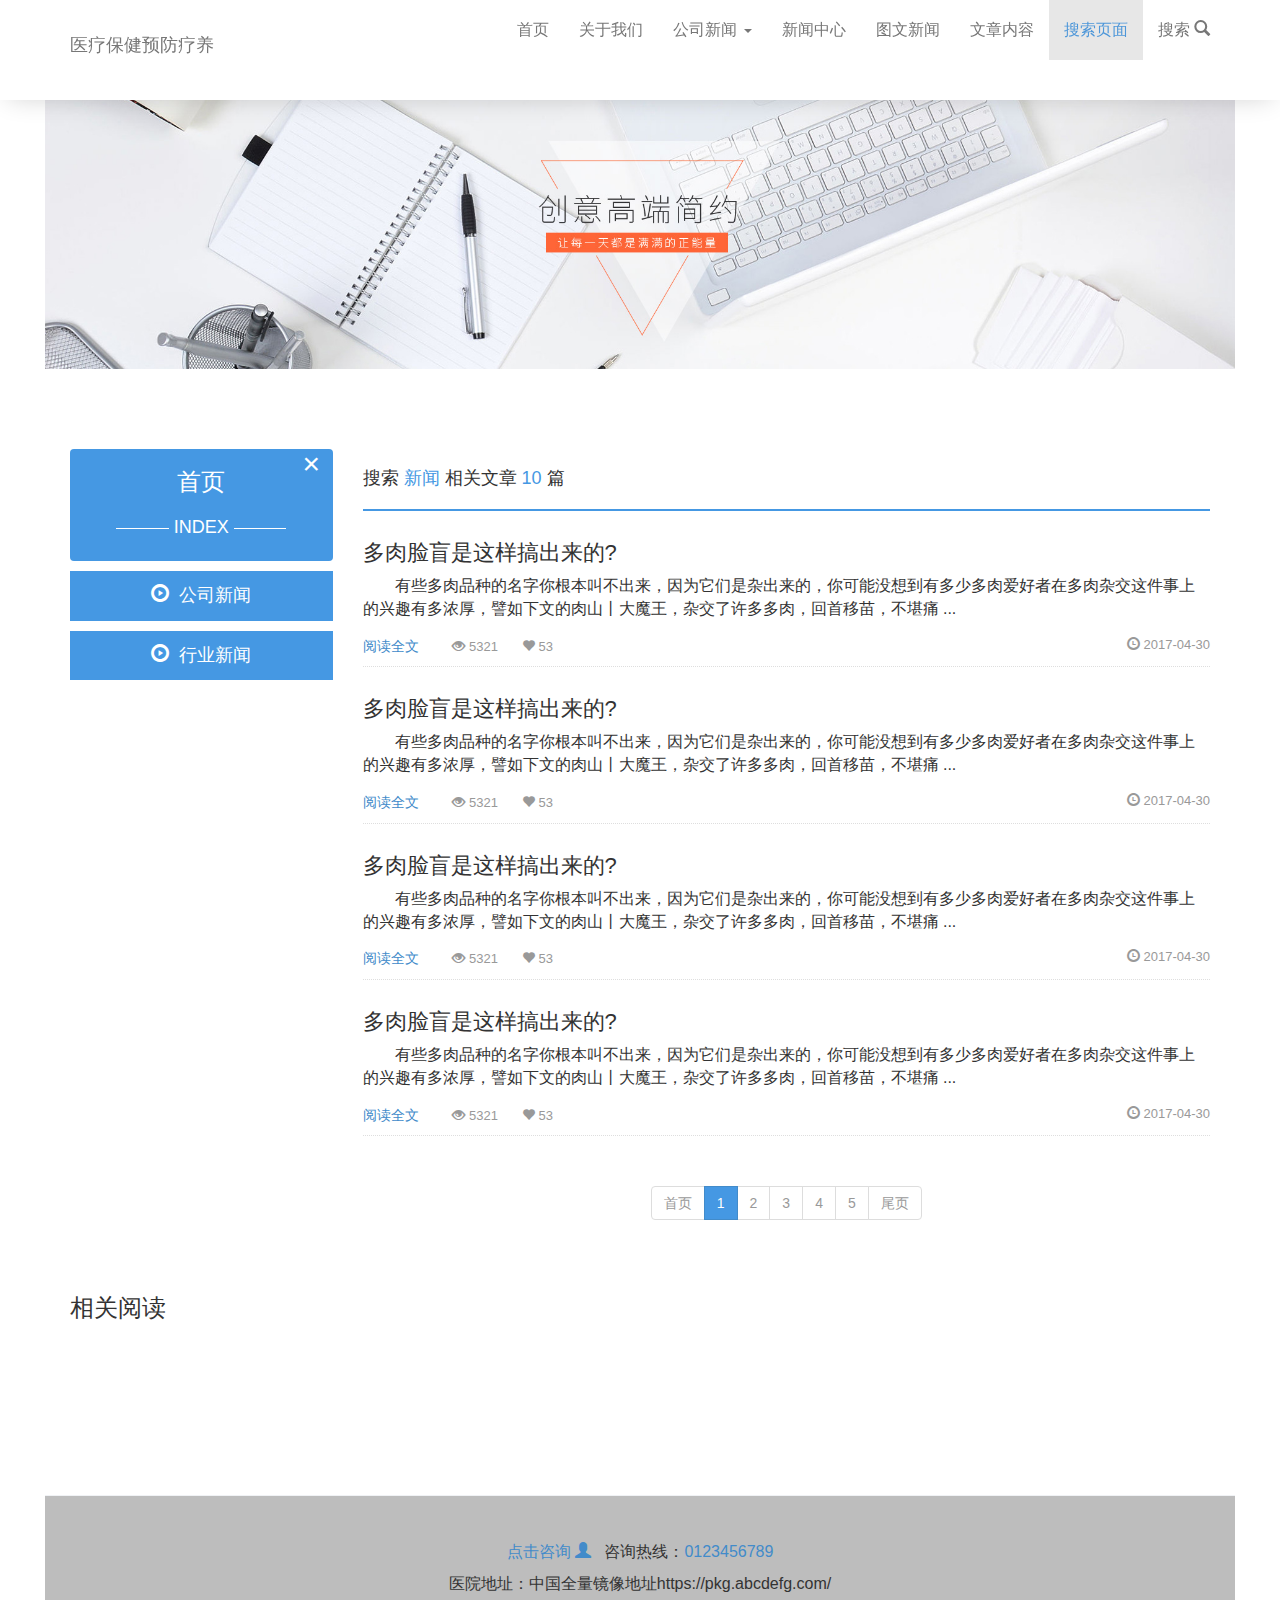
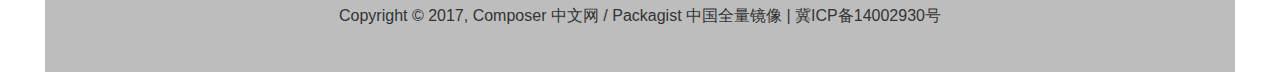
<file: search.html>
<!DOCTYPE html>
<html>

	<head>
		<meta charset="utf-8" />
		<!-- 优先使用 IE 最新版本和 Chrome -->
		<meta http-equiv="X-UA-Compatible" content="IE=edge,chrome=1" />
		<!-- 为移动设备添加 viewport -->
		<meta name="viewport" content="width=device-width, initial-scale=1, maximum-scale=1, user-scalable=no" />
		<!--忽略页面中的数字识别为电话，忽略email识别-->
		<meta name="format-detection" content="telphone=no, email=no" />
		<title>搜索页面</title>
		<link rel="stylesheet" type="text/css" href="css/bootstrap.css" />
		<link rel="stylesheet" type="text/css" href="css/base.css" />
		<!--[if lt IE 9]>
			<script type="text/javascript" src="js/html5shiv.min.js"></script>
			<script type="text/javascript" src="js/respond.min.js"></script>
	    <![endif]-->
	    <style type="text/css">
		.page-banner img{max-width:100%;}
		.glyphicon-heart{margin-left:20px;}
		.news-text{ margin:30px 0px;  border-bottom: 1px  dotted #dedede; padding-bottom: 10px;}
		.news-list a.read-all{ margin-right: 30px;}
	    </style>
		<link rel="stylesheet" type="text/css" href="css/media.css" />
		<!-- new css by wys -->
		<link rel="stylesheet" type="text/css" href="css/new.css" />
		<!-- ios下头部固定方案防止头部随着页面上拉滚动 -->
		<link rel="stylesheet" type="text/css" href="css/headerstyle.css">
		<!-- 搜索预览插件样式-->
		<link rel="stylesheet" type="text/css" href="css/search_demo.css">
	</head>

	<body>
		<main class="max-width-index">
		<!--导航-->
		<nav class="navbar navbar-default navbar-fixed-top top-box">
			<div class="container">
				<div class="navbar-header">
					<button type="button" class="navbar-toggle collapsed">
				        <span class="sr-only">Toggle navigation</span>
				        <span class="icon-bar"></span>
				        <span class="icon-bar"></span>
				        <span class="icon-bar"></span>
				    </button>
					<h1><a class="navbar-brand" href="index.html">
						医疗保健预防疗养
					</a></h1>
				</div>
				<div class="form-group form-group-mobile visible-xs">
					<input type="text" id="mobilearrcity" class="form-control" placeholder="输入关键字查询">
					<div id='mobilesuggest' class="mobileac_results"></div>
				</div>
				<div class="collapse navbar-collapse" >
					<ul class="nav navbar-nav navbar-right top-nav">
						<li>
							<a href="index.html">
								首页
								<span class="sr-only">(current)</span>
							</a>
						</li>
						<li>
							<a href="page.html">关于我们</a>
						</li>
				
						  <li class="dropdown">
			                <a href="news.html" class="dropdown-toggle" data-toggle="dropdown" role="button" aria-haspopup="true" aria-expanded="false">公司新闻 <span class="caret"></span></a>
			                <ul class="dropdown-menu">
			                  <li><a href="news-detail.html">新闻内容</a></li>
			                  <li><a href="#">Another action</a></li>
			                  <li><a href="#">Something else here</a></li>
			                  
			                  <li><a href="#">Separated link</a></li>
			                  <li><a href="#">One more </a></li>
			                </ul>
			              </li>
						<li>
							<a href="news.html">新闻中心</a>
						</li>
						<li>
							<a href="img-news.html">图文新闻</a>
						</li>
						<li>
							<a href="news-con.html">文章内容</a>
						</li>
						<li class="active">
							<a href="search.html">搜索页面</a>
						</li>
						<li class="search_c hidden-sm hidden-xs"><a href="#">搜索 <i class="glyphicon glyphicon-search"></i></a></li>
						<form class="hidden-sm hidden-xs">
							<input type="text" name="arrcity" id="arrcity" class="form-control search"/>
							<div id='suggest' class="ac_results"></div>
						</form>
					</ul>
				</div>
				<!-- /.navbar-collapse -->
			</div>
			<!-- /.container -->
		</nav>
		<!--/ 导航-->
<!-- ios头部固定框 -->
<div class="scrollable" id="scrollable">
		<!--广告图-->
		<div class="container-fluid page-banner">
			<div class="row">
				<img src="img/4.jpg" alt="" class="img-responsive" />
			</div>
		</div>

		<!--文章列表 -->
		<div class="news">
			<div class="container">
				<div class="row">
					<div class="col-lg-3 col-md-3 col-sm-3 hidden-xs sidebar">
					   <span class="open">展开栏目列表</span>
						<!--电脑端页面导航-->
						<ul>
						<span title="关闭栏目列表" class="colse"></span>
							<li class="sidebar-title">
								<h3>首页</h3>
								<p> INDEX </p>
							</li>
							<li class="sidebar-item">
								<a href=""><span class="glyphicon glyphicon-play-circle"></span>&nbsp;&nbsp;公司新闻</a>
							</li>
							<li class="sidebar-item">
								<a href=""><span class="glyphicon glyphicon-play-circle"></span>&nbsp;&nbsp;行业新闻</a>
							</li>
						</ul>
					</div>
					<div class="col-lg-9 col-md-9 col-sm-9 col-xs-12 right-content">
						<!--手机端页面导航-->
						<div class="mobile-nav hidden-md hidden-sm hidden-lg">
							<div class="mobile-nav-title">
								<h3>首页</h3>
								<p> INDEX </p>
							</div>
							<div class="mobile-nav-item clearfix">
								<a href=""><span class="glyphicon glyphicon-play-circle"></span>&nbsp;&nbsp;公司新闻</a>
								<a href=""><span class="glyphicon glyphicon-play-circle"></span>&nbsp;&nbsp;行业新闻</a>
							</div>
						</div>
						<!--面包屑导航-->
						<ol class="breadcrumb bread">		
							<h4>搜索 <span class="active">新闻</span> 相关文章 <span class="active">10</span> 篇</h4>
						</ol>
						<div class="news-list">
								<div class="news-text">
									<h3><a href="news-detail.html">多肉脸盲是这样搞出来的?</a></h3>
									<p>
										<a href="news-detail.html">有些多肉品种的名字你根本叫不出来，因为它们是杂出来的，你可能没想到有多少多肉爱好者在多肉杂交这件事上的兴趣有多浓厚，譬如下文的肉山丨大魔王，杂交了许多多肉，回首移苗，不堪痛 ...</a>
									</p>
									<div>
										<a href="news-detail.html" class="read-all">阅读全文</a>
										<span><i class="glyphicon glyphicon-eye-open"></i> 5321</span>
										<span class=""><i class="glyphicon glyphicon-heart"></i> 53</span>
										<span class="pull-right"><i class="glyphicon glyphicon-time"></i> 2017-04-30</span>
									</div>
								</div>							
								<div class="news-text">
									<h3><a href="news-detail.html">多肉脸盲是这样搞出来的?</a></h3>
									<p>
										<a href="news-detail.html">有些多肉品种的名字你根本叫不出来，因为它们是杂出来的，你可能没想到有多少多肉爱好者在多肉杂交这件事上的兴趣有多浓厚，譬如下文的肉山丨大魔王，杂交了许多多肉，回首移苗，不堪痛 ...</a>
									</p>
									<div>
										<a href="news-detail.html" class="read-all">阅读全文</a>
										<span><i class="glyphicon glyphicon-eye-open"></i> 5321</span>
										<span class=""><i class="glyphicon glyphicon-heart"></i> 53</span>
										<span class="pull-right"><i class="glyphicon glyphicon-time"></i> 2017-04-30</span>
									</div>
								</div>
								<div class="news-text">
									<h3><a href="news-detail.html">多肉脸盲是这样搞出来的?</a></h3>
									<p>
										<a href="news-detail.html">有些多肉品种的名字你根本叫不出来，因为它们是杂出来的，你可能没想到有多少多肉爱好者在多肉杂交这件事上的兴趣有多浓厚，譬如下文的肉山丨大魔王，杂交了许多多肉，回首移苗，不堪痛 ...</a>

									</p>
									
									<div>
										<a href="news-detail.html" class="read-all">阅读全文</a>
										<span><i class="glyphicon glyphicon-eye-open"></i> 5321</span>
										<span class=""><i class="glyphicon glyphicon-heart"></i> 53</span>

										<span class="pull-right"><i class="glyphicon glyphicon-time"></i> 2017-04-30</span>
									</div>
								</div>
								<div class="news-text">
									<h3><a href="news-detail.html">多肉脸盲是这样搞出来的?</a></h3>
									<p>
										<a href="news-detail.html">有些多肉品种的名字你根本叫不出来，因为它们是杂出来的，你可能没想到有多少多肉爱好者在多肉杂交这件事上的兴趣有多浓厚，譬如下文的肉山丨大魔王，杂交了许多多肉，回首移苗，不堪痛 ...</a>
									</p>
									
									<div>
										<a href="news-detail.html" class="read-all">阅读全文</a>
										<span><i class="glyphicon glyphicon-eye-open"></i> 5321</span>
										<span class=""><i class="glyphicon glyphicon-heart"></i> 53</span>
										<span class="pull-right"><i class="glyphicon glyphicon-time"></i> 2017-04-30</span>
									</div>
								</div>
															<!--分页-->
								<nav aria-label="Page navigation" class="page-box">
									<ul class="pagination">
										<li>
											<a href="#" aria-label="Previous">
												<span aria-hidden="true">首页</span>
											</a>
										</li>
										<li class="active">
											<a href="#">1</a>
										</li>
										<li>
											<a href="#">2</a>
										</li>
										<li>
											<a href="#">3</a>
										</li>
										<li>
											<a href="#">4</a>
										</li>
										<li>
											<a href="#">5</a>
										</li>
										<li>
											<a href="#" aria-label="Next">
												<span aria-hidden="true">尾页</span>
											</a>
										</li>
									</ul>
								</nav>
						</div>

					</div>
					
				</div>
			</div>
		</div>

		<div class="xg">
			<div class="container">
					<div class="common-title">
						<h2>相关阅读</h2>
					<!-- 	<span>最新优惠的检查治疗项目</span>	 -->					
					</div>
					<div class="row">
						<div class="col-sm-6" >
							 <h4><a href="#">英特尔发精准医疗解决方案 推进24小时精准医疗1</a></h4>
							 <p>英特尔在上海发布其在中国精准医疗领域的解决方案建议书，内容涉及创新解决方案、合作案例、参考架构推荐等，并提出“24小时精准医疗” 愿景...</p>
						</div>
						<div class="col-sm-6" >
							 <h4><a href="#">英特尔发精准医疗解决方案 推进24小时精准医疗2</a></h4>
							 <p>英特尔在上海发布其在中国精准医疗领域的解决方案建议书，内容涉及创新解决方案、合作案例、参考架构推荐等，并提出“24小时精准医疗” 愿景...</p>
						</div>
					</div>
				
			</div>
		</div>
		<div class="footer">
		    <a href="#">点击咨询 <i class="glyphicon glyphicon-user"></i></a> 
		    <a> &nbsp; </a>
		    咨询热线：<a href="tel:0123456789">0123456789</a> <br/>
			医院地址：中国全量镜像地址https://pkg.abcdefg.com/<br/>
			Copyright © 2017, Composer 中文网 / Packagist 中国全量镜像 | 冀ICP备14002930号		
		</div>
	</div><!-- 头部固定框结束 -->
</main>
		<script type="text/javascript" src="search_demo/jquery.min.js"></script>
		<script type="text/javascript" src="js/bootstrap.js"></script>
		<script type="text/javascript" src="js/nav.js"></script>
		<!-- ios下头部固定方案防止头部随着页面上拉滚动 -->
		<script type="text/javascript" src="iostopfixed/scrollfix.js"></script>
		<!-- 搜索预览插件 -->
		<script type="text/javascript" src="search_demo/aircity.js"></script>
		<script src="js/main.js"></script>
	</body>

</html>
</file>
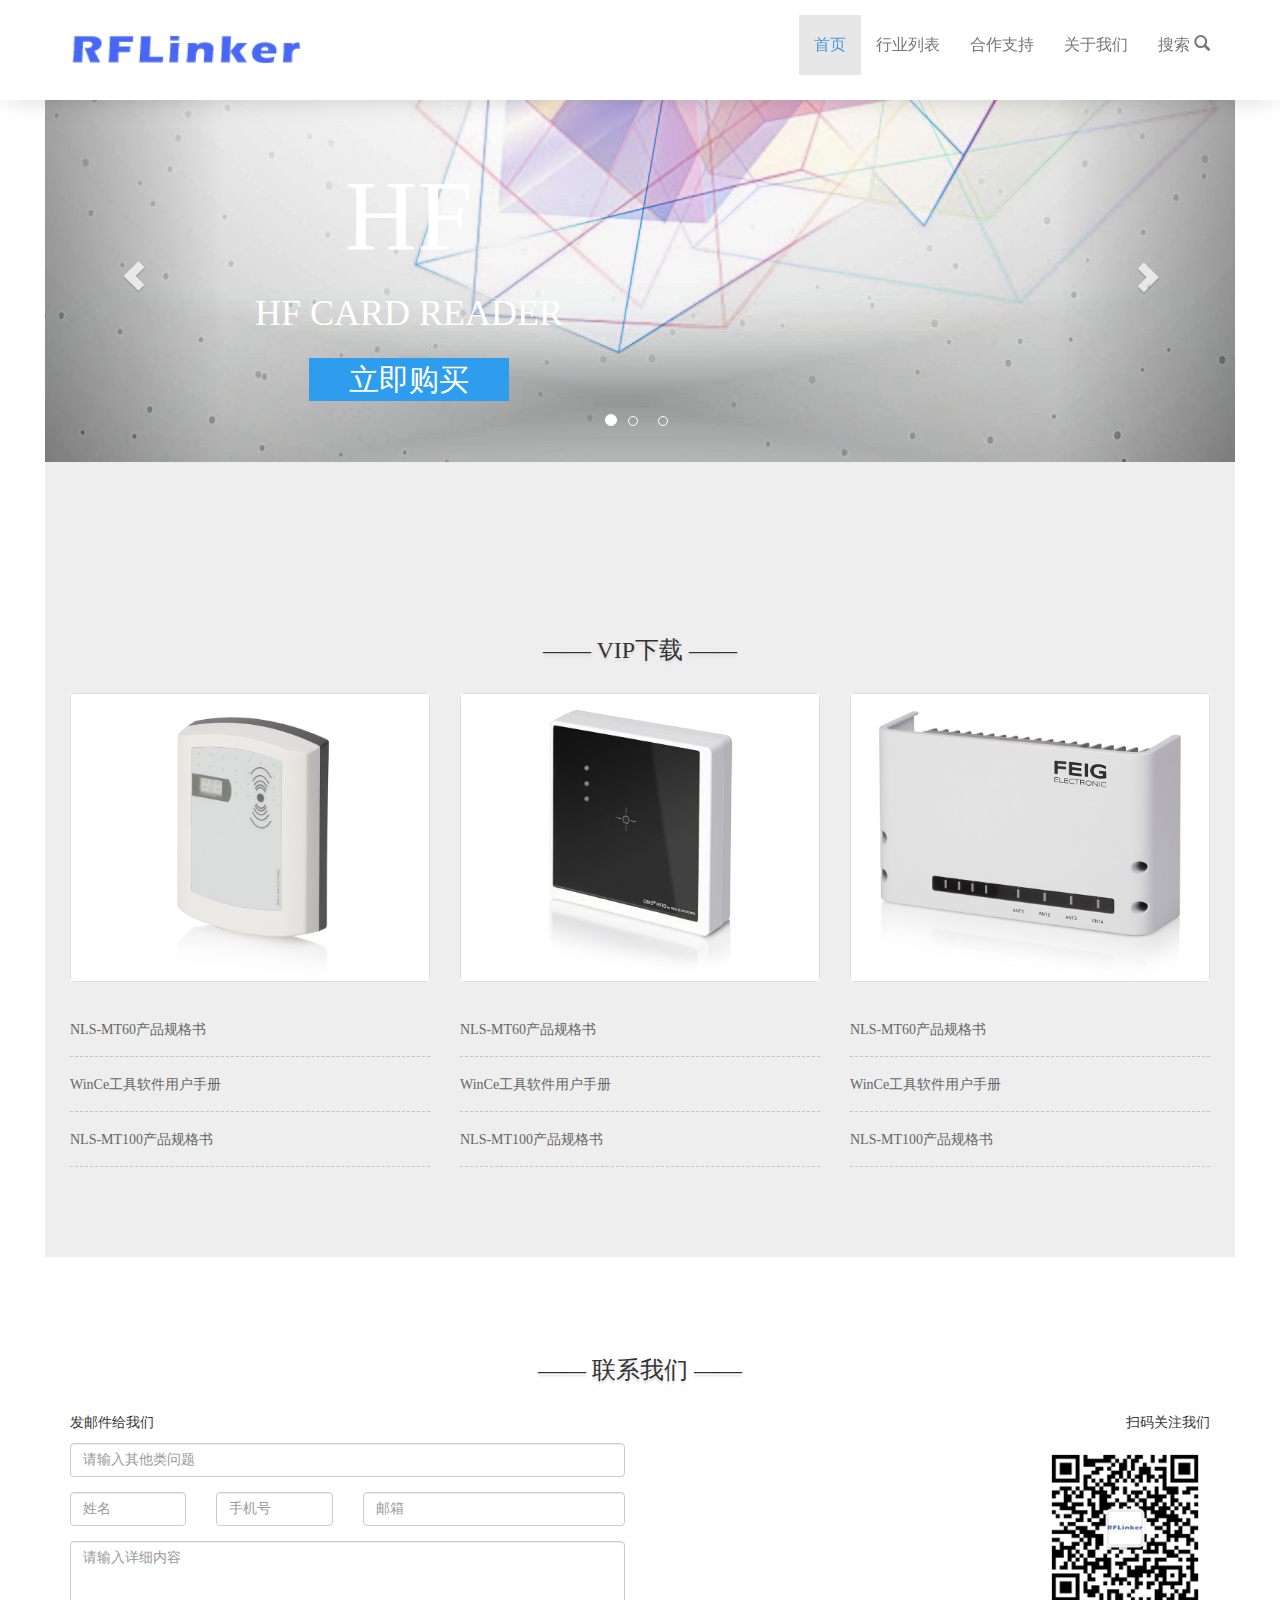
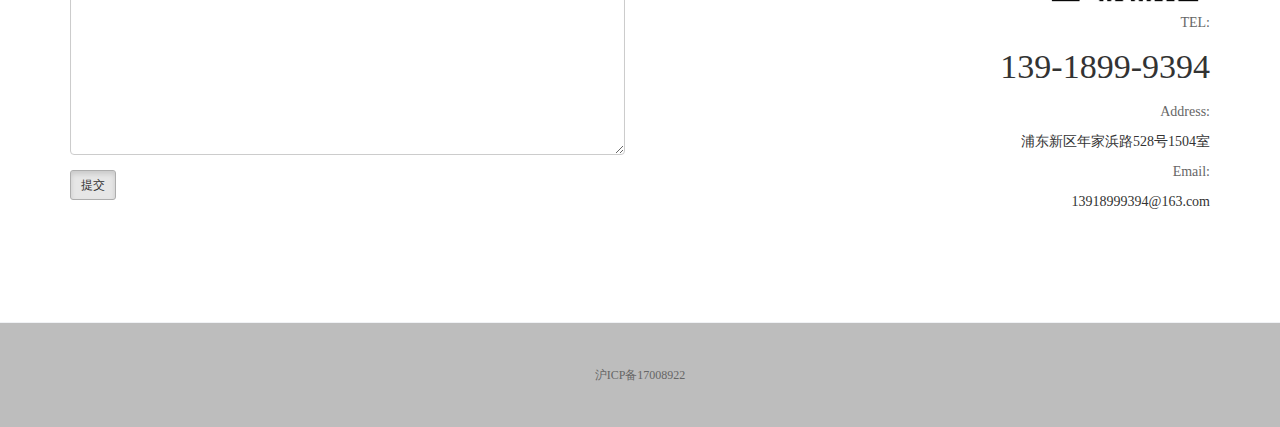
<file: vipDownload.html>
<!DOCTYPE html>
<html>

	<head>
		<meta charset="utf-8" />
		<!-- 优先使用 IE 最新版本和 Chrome -->
		<meta http-equiv="X-UA-Compatible" content="IE=edge,chrome=1" />
		<!-- 为移动设备添加 viewport -->
		<meta name="viewport" content="width=device-width, initial-scale=1, maximum-scale=1, user-scalable=no" />
		<!--忽略页面中的数字识别为电话，忽略email识别-->
		<meta name="format-detection" content="telphone=no, email=no" />
		<title>vip下载</title>
		<link rel="stylesheet" type="text/css" href="css/bootstrap.css" />
		<link rel="stylesheet" type="text/css" href="css/reset.css">
		<link rel="stylesheet" type="text/css" href="css/header_nav.css" />
		<link rel="stylesheet" type="text/css" href="css/base.css" />
		<link rel="stylesheet" type="text/css" href="css/commonDownload.css">
		<link rel="stylesheet" type="text/css" href="css/index.css" />
		<!-- <link rel="stylesheet" type="text/css" href="css/commonDownload.css"> -->
		<!-- 联系我们 -->
		<link rel="stylesheet" type="text/css" href="css/contact_us.css">
		<!--[if lt IE 9]>
			<script type="text/javascript" src="js/html5shiv.min.js"></script>
			<script type="text/javascript" src="js/respond.min.js"></script>
	    <![endif]-->
		<link rel="stylesheet" type="text/css" href="css/media.css" />
		<!-- new css by wys -->
		<link rel="stylesheet" type="text/css" href="css/new.css" />
		<!-- ios下头部固定方案防止头部随着页面上拉滚动 -->
		<link rel="stylesheet" type="text/css" href="css/headerstyle.css">
		<!-- 搜索预览插件样式-->
		<link rel="stylesheet" type="text/css" href="css/search_demo.css">
	</head>

	<body>
		<main class="max-width-index">
			<!--导航-->
			<nav class="navbar navbar-default navbar-fixed-top top-box">
				<div class="container">
					<div class="navbar-header">
						<button type="button" class="navbar-toggle collapsed">
					        <span class="sr-only">Toggle navigation</span>
					        <span class="icon-bar"></span>
					        <span class="icon-bar"></span>
					        <span class="icon-bar"></span>
					    </button>
						<a class="navbar-brand" href="index.html">
							<img src="img/login.png">
						</a>
					</div>
					<div class="form-group form-group-mobile visible-xs">
						<input type="text" id="mobilearrcity" class="form-control" placeholder="输入关键字查询">
						<div id='mobilesuggest' class="mobileac_results"></div>
					</div>
					<div class="collapse navbar-collapse" >
						<ul class="nav navbar-nav navbar-right top-nav">
							<li class="active">
								<a href="index.html">
									首页
									<span class="sr-only">(current)</span>
								</a>
							</li>
							<li>
								<a href="">行业列表</a>
							</li>
							<li>
								<a href="">合作支持</a>
							</li>
							<li>
								<a href="">关于我们</a>
							</li>
							<li class="search_c hidden-sm hidden-xs">
								<a href="#">搜索 <i class="glyphicon glyphicon-search"></i></a>
							</li>
							<form class="hidden-sm hidden-xs">
								<input type="text" name="arrcity" id="arrcity" class="form-control search"/>
								<div id='suggest' class="ac_results"></div>
							</form>
						</ul>
					</div>
					<!-- /.navbar-collapse -->
				</div>
				<!-- /.container -->
			</nav>
			<!--/ 导航-->

			<!-- ios头部固定框 -->
			<div class="scrollable" id="scrollable">
				<!--轮播图-->
				<div id="carousel-example-generic" class="carousel slide banner" data-ride="carousel">
					<!-- 圆点 -->
					<ol class="carousel-indicators">
						<li data-target="#carousel-example-generic" data-slide-to="0" class="active"></li>
						<li data-target="#carousel-example-generic" data-slide-to="1"></li>
						<li data-target="#carousel-example-generic" data-slide-to="2"></li>
					</ol>

					<!-- 图片区域 -->
					<div class="carousel-inner" role="listbox">
						<div class="item active">
							<img src="img/banner1.jpg" alt="">
							<div class="banner-text">
								<p style="font-size: 100px;color: #fff;padding: 10px;">HF<span style="font-size: 36px; color: #fff;display: block;">HF CARD READER</span>
								</p>
								<a href="" type="button" class="font-btn-a">立即购买</a>
								
							</div>
							
						</div>
						<div class="item">
							<img src="img/banner2.jpg" alt="">
							<div class="banner-text">
								<p style="font-size: 100px;color: #fff;padding: 10px;">HF<span style="font-size: 36px; color: #fff;display: block;">HF CARD READER</span>
								</p>
								<a href="" type="button" class="font-btn-a">立即购买</a>
								
							</div>
						</div>
						<div class="item">
							<img src="img/banner1.jpg" alt="">
						</div>
					</div>

					<!-- 左右控制箭头 -->
					<a class="left carousel-control" href="#carousel-example-generic" role="button" data-slide="prev">
						<span class="glyphicon glyphicon-chevron-left " aria-hidden="true"></span>
						<span class="sr-only">Previous</span>
					</a>
					<a class="right carousel-control" href="#carousel-example-generic" role="button" data-slide="next">
						<span class="glyphicon glyphicon-chevron-right" aria-hidden="true"></span>
						<span class="sr-only">Next</span>
					</a>
				</div>

				<!--vip下载-->
				<div class="news" style="background-color: #eee;">
					<div class="container">
					
						<div class="row news-content">
							<div class="common-title">
								<h2>—— VIP下载 ——</h2>						
							</div>
							<div class="col-lg-4 col-md-4 col-sm-4">
								<div class="thumbnail">
									<a href="">
										<img src="img/product1.jpg" alt="" class="img-responsive">
										<div class=" vip-style-lf">LF</div>
									</a>
									
								</div>
								<ul class="font-ul-vip" >
									<li>NLS-MT60产品规格书<i class="iconfont">&#xe615;</i></li>
									<li>WinCe工具软件用户手册<i class="iconfont">&#xe615;</i></li>
									<li>NLS-MT100产品规格书<i class="iconfont">&#xe615;</i></li>
								</ul>
							</div>
							<div class="col-lg-4 col-md-4 col-sm-4">
								<div class="thumbnail">
									<a href="">
										<img src="img/product2.jpg" alt="" class="img-responsive">
										<div class=" vip-style-lf">LF</div>
									</a>
								</div>
								<ul class="font-ul-vip" >
									<li>NLS-MT60产品规格书<i class="iconfont">&#xe615;</i></li>
									<li>WinCe工具软件用户手册<i class="iconfont">&#xe615;</i></li>
									<li>NLS-MT100产品规格书<i class="iconfont">&#xe615;</i></li>
								</ul>
							</div>
							<div class="col-lg-4 col-md-4 col-sm-4">
								<div class="thumbnail">
									<a href="">
										<img src="img/product3.jpg" alt="" class="img-responsive">
										<div class=" vip-style-lf">LF</div>
									</a>
								</div>
								<ul class="font-ul-vip" >
									<li>NLS-MT60产品规格书<i class="iconfont">&#xe615;</i></li>
									<li>WinCe工具软件用户手册<i class="iconfont">&#xe615;</i></li>
									<li>NLS-MT100产品规格书<i class="iconfont">&#xe615;</i></li>
								</ul>
							</div>
						</div>
					</div>
				</div>

				
				<!--联系我们-->
				<div class="contact-us">
					<div class="container">
						<div class="row">
							<div class="common-title">
								<h2>—— 联系我们 ——</h2>
							</div>
							<div class="col-lg-6 col-md-6">
								<p class="font-title">发邮件给我们</p>
								<div>
									<form class="">
										<div class="form-group">
										    <input type="text" class="form-control" id="" placeholder="请输入其他类问题">
										</div>
										<div class="row form-group">
										  <div class="col-lg-3 col-md-3">
										  	<label class="sr-only" for="name">name</label>
										  	<input type="text" class="form-control" id="name" placeholder="姓名">
										  </div>
										  <div class="col-lg-3 col-md-3">
										    <label class="sr-only" for="phone">phone</label>
										  	<input type="text" class="form-control" id="phone" placeholder="手机号">
										  </div>
										  <div class="col-lg-6 col-md-6">
										    <label class="sr-only" for="InputEmail">Email address</label>
										  	<input type="email" class="form-control" id="InputEmail" placeholder="邮箱">
										  </div>
										</div>
										<div class="form-group">
											<textarea class="form-control" rows="10" placeholder="请输入详细内容"></textarea>
										</div>
										<button type="submit" class="btn btn-default btn-sm active">提交</button>
										
									  
									</form>
								</div>
							</div>
							<div class="col-lg-6 qr-code" >
								<p class="font-title">扫码关注我们</p>
								<div>
									<img src="img/qr-code.png" >
								</div>
								<div>
									<p class="font-phone">TEL:</p>
									<p class="phone-num">139-1899-9394</p>
									<p class="font-phone">Address:</p>
									<p class="font-address">浦东新区年家浜路528号1504室</p>
									<p class="font-phone">Email:</p>
									<p class="font-address">13918999394@163.com</p>
								</div>
							</div>	
						</div>
					
					</div>
				</div>
				
				

			<!-- 头部固定框结束 -->
		
		</main>
		<footer>
			<div class="footer">
				<div class="font-footer">沪ICP备17008922</div>
			</div>
		</footer>
		<script type="text/javascript" src="search_demo/jquery.min.js"></script>
		<script type="text/javascript" src="js/bootstrap.js"></script>
		<script type="text/javascript" src="js/nav.js"></script>
		<!-- ios下头部固定方案防止头部随着页面上拉滚动 -->
		<script type="text/javascript" src="iostopfixed/scrollfix.js"></script>
		<!-- 搜索预览插件 -->
		<script type="text/javascript" src="search_demo/aircity.js"></script>
		<script src="js/main.js"></script>
	</body>
</html>
</file>
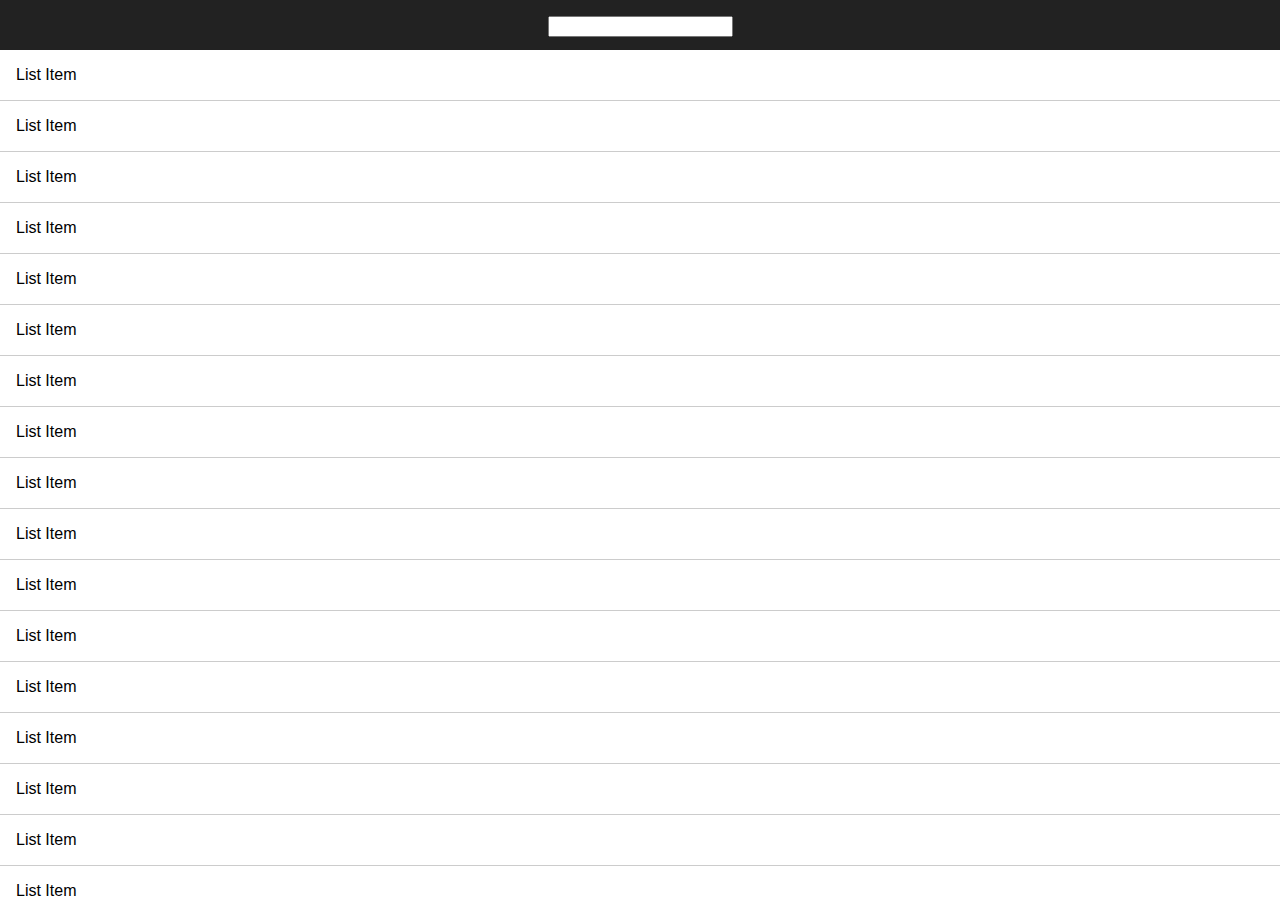
<file: iostopfixed/demo.html>
<!DOCTYPE html>
<html>
	<head>
		<meta charset=utf-8 />
		<title>ScrollFix Demo</title>
		<meta name="viewport" content="minimum-scale=1.0, width=device-width, maximum-scale=0.6667, user-scalable=no" />
		<link rel="stylesheet" href="style.css" type="text/css" media="screen" title="no title" charset="utf-8">
	</head>
	<body>
		<div class="toolbar"><input type="text" value="" class="inputtext"></div>
		<div class="scrollable" id="scrollable">
			<ul>
				<li>List Item</li>
				<li>List Item</li>
				<li>List Item</li>
				<li>List Item</li>
				<li>List Item</li>
				<li>List Item</li>
				<li>List Item</li>
				<li>List Item</li>
				<li>List Item</li>
				<li>List Item</li>
				<li>List Item</li>
				<li>List Item</li>
				<li>List Item</li>
				<li>List Item</li>
				<li>List Item</li>
				<li>List Item</li>
				<li>List Item</li>
				<li>List Item</li>
				<li>List Item</li>
				<li>List Item</li>
				<li>List Item</li>
				<li>List Item</li>
				<li>List Item</li>
				<li>List Item</li>
				<li>List Item</li>
				<li>List Item</li>
				<li>List Item</li>
				<li>List Item</li>
			</ul>
		</div>
	</body>
	<script src="scrollfix.js" type="text/javascript" charset="utf-8"></script>
	
	<script type="text/javascript" charset="utf-8">
		var scrollable = document.getElementById("scrollable");
		new ScrollFix(scrollable);
	</script>
</html>
</file>
<file: css/header_nav.css>
/*顶部导航*/
.top-box {
	height: 50px;
	margin-bottom: 0;
	z-index: 16;
}

.top-box .navbar-collapse {
	border: none;
}
.top-box .navbar-brand {
	height: 100px;
}
.top-box .navbar-brand img {
	height: 100%;
	width: 100%；
}

.top-box .navbar-toggle {
	margin-top: 8px;
}

.top-box .navbar-nav {
	margin-top:15px !important;
}

.top-nav li a {
	line-height: 30px;
	font-size: 14px;
	text-align: center;
	/*background: #fff !important;*/
}

.top-nav li.active a,
.top-nav li a:hover {
	color: #4E97D9 !important;
}

.common-title {
	text-align: center;

}

.common-title h2 {
	font-size: 20px;
	margin-top: 0;
	margin-bottom: 10px;
}

.common-title span {
	display: block;
	font-size: 18px;
	color: #b2b2b2;
	margin-bottom: 15px;
}

.common-title p {
	text-align: center;
	font-size: 0;
	margin-bottom: 0;
}

.common-title p i {
	display: inline-block;
	width: 50px;
	height: 1px;
	margin: 0 2px;
	background: #a4a4a4;
}

.common-title p i:first-child {
	background: #009944;
}
</file>
<file: css/base.css>
.nav{ position: relative; }
.collapse{ display: block; visibility:visible;}
.search {
    -webkit-box-shadow: none;
    box-shadow: none;
    font-size: 16px;
    padding: 13px 0px;
    border-radius: 0;
    height: auto;
    position: absolute;
    width:0px;bottom:6px; 
    border-width: 0px;
}
.dropdown-menu{padding:0px; border:none;box-shadow: 0 3px 4px rgba(0,0,0,.175);}
.dropdown-menu li a{ padding:0px 5px; text-align: center;}

/*--------------------导航部分结束-------------------------*/

.footer{ text-align: center; font-size:16px; background-color: #bdbdbd; padding:40px;  line-height: 2;    border-top: 1px solid #f0f2f5;}
.font-footer{font-size: 12px;color:#666;}
/*--------------------网站底部结束-------------------------*/

.xg{line-height:2;}
.xg h4{ border-bottom: 1px solid #EFEFEF; position: relative;  overflow: hidden;white-space: nowrap;text-overflow: ellipsis; padding-bottom: 8px;}
.xg h4:before{    position: absolute;
    content: "";
    width: 10px;
    height: 1px;
    background-color: #4598E3;
    bottom: 0px;
    transition: all 0.6s cubic-bezier(0.215, 0.61, 0.355, 1) 0s;}
.xg h4:hover:before {
    width: 100%;
    transition: all 0.6s cubic-bezier(0.215, 0.61, 0.355, 1) 0s;
}
.xg p{text-indent: 2em; text-align:left; height: 84px; overflow: hidden; width:100%;}
.xg .col-sm-6{ padding:0px 30px; opacity: 0; }
/*--------------------相关阅读结束-------------------------*/

.news .sidebar{overflow: hidden;}
.news .sidebar ul{ position:relative; }
.news .sidebar ul .colse:before{ position: absolute; right:0px;top:0px;width:30px;height:30px; content: '×'; font-size: 30px;  line-height: 30px; color:#fff;  cursor: pointer;}
.news .sidebar .open{ position: absolute;left:0px;top:0px;width:0px; text-align: center; background-color:#4598E3;color:#fff;border-radius: 0px 5px 5px 0px; padding:4px 0px;  cursor: pointer;}
/*--------------------栏目列表结束-------------------------*/

/*产品展示*/
.news .thumbnail p{
	position: absolute;
	overflow: hidden;
	width: 100%;
	left: 0;
	bottom: 0;
	color: #fff;
	background: rgba(0, 0, 0, 0.3);
	margin-bottom: 0;
	height:100%;
	text-align: center;
	 z-index: 2;
}
.news .thumbnail .font-p-lf{font-size: 36px;color: #fff;padding-top: 60px}
.news .thumbnail .font-span{
	padding: 0 50px;
font-size: 16px;color: #fff;
display: block;
word-break:break-all;
}

/*页脚*/

.zjlist {
/*	background: #f5f5f5;*/

	padding-top: 30px;
	padding-bottom: 30px;
}

.zjlist .thumbnail {
	background: #f5f5f5;
	border: none;
	text-align: center;
	font-size: 12px;
	margin-bottom: 0;
}
.bread {
/*	font-size: 0;*/
	background: #fff;
	border-bottom: 2px solid #4598E3;
	border-radius: 0;
	margin-bottom: 30px;
	margin-top: 30px;
	padding:10px 0;
}
.bread li,.bread li a{
	font-size: 16px;
	color: #808080;
	overflow: hidden;
	text-overflow: ellipsis;
	white-space: nowrap;
}
.bread li:last-child{
	width: 100px;
	overflow: hidden;
	text-overflow: ellipsis;
	white-space: nowrap;
}
.bread .active{
	color: #4598E3;
}

/*首页--新闻中心*/

.news {
	padding-top: 40px;
	padding-bottom: 40px;
}

.news .news-content {
	margin-top: 40px;
}

.news .news-content p {
	margin-bottom: 0;
}

.news .thumbnail {
	overflow: hidden;
}

.news .thumbnail img {
	width: 100%;
}

.news .news-content .caption {
	padding: 0px 9px 20px 9px;
	border-bottom: 1px solid #ccc;
	color: #333;
}

.news .news-content .caption h3 {
	margin-bottom: 12px;
	font-size: 18px;
	overflow: hidden;
	text-overflow: ellipsis;
	white-space: nowrap;
}

.news .news-content .caption p {
	font-size: 14px;
	overflow: hidden;
	text-overflow: ellipsis;
	white-space: nowrap;
}

.news .news-des {
	padding: 20px 9px 20px 9px;
	color: #b2b2b2;
}

.news .news-des p {
	overflow: hidden;
	text-overflow: ellipsis;
	display: -webkit-box;
	-webkit-line-clamp: 3;
	-webkit-box-orient: vertical;
}

.news-more {
	font-size: 0;
}

.news-more .date,
.news-more .more {
	display: inline-block;
	width: 50%;
	text-align: center;
	background: #e5e5e5;
	line-height: 40px;
	font-size: 12px;
	color: #4c4c4c;
}

.news-more .date {
	box-sizing: border-box;
	border-right: 1px solid #fff;
}


/*首页--公司简介*/

/*.introduce {
	text-indent: 2em;
	padding-top: 40px;
	padding-bottom: 20px;
	background: url(../img/4.png) no-repeat center;
	background-size: cover;
}*/

/*.introduce .common-title,
.video .common-title {
	color: #fff;
}*/

/*.introduce .common-title span,
.video .common-title span {
	color: #fff;
}

.introduce .common-title p i:last-child,
.video .common-title p i:last-child {
	background: #fff;
}

.introduce .intro-content {
	margin-top: 40px;
	padding: 0 15px;

	line-height: 1.6;
	font-size: 14px;
}

.introduce .intro-content a {
	font-size: 14px;
	margin-top: 50px;
}*/


/*首页--产品中心*/

.product {
	padding-top: 40px;
	padding-bottom: 40px;
}

.pro-content>div {
	padding-left: 10px;
	padding-right: 10px;
}

.pro-content .pro-content-item {
	border-radius: 4px;
	position: relative;
	border: 1px solid #ccc;
	overflow: hidden;
	/*margin-top: 20px;*/
}

.pro-content .pro-content-item img {
	width: 100%;
}

.pro-content .pro-content-item p{
	position: absolute;overflow: hidden;
	width: 100%;
	left: 0;
	bottom: 0;
	color: #fff;
	background: rgba(0, 0, 0, 0.3);
	margin-bottom: 0;
	height:100%;
	text-align: center;
	 z-index: 2;
}


/*首页--视频中心*/

.video {
	background: url(../img/index-videoBg.jpg) no-repeat center;
	background-size: cover;
	padding-top: 40px;
	padding-bottom: 40px;
}

.video-content {
	margin-top: 20px;
}

.video .nav-tabs {
	border-bottom: none;
}

.video-tab li {
	margin-top: 10px;
	width: 33.3333%;
	float: left;
	box-sizing: border-box;
	padding: 4px;
}

.video-tab li:first-child {
	margin-top: 0;
}

.video-tab li a {
	background: #4598E3;
	border-radius: 4px;
	font-size: 14px;
	color: #fff;
	overflow: hidden;
	text-overflow: ellipsis;
	white-space: nowrap;
}

.video-tab li a:hover,
.video-tab>li.active>a,
.video-tab>li.active>a:hover,
.video-tab>li.active>a:focus {
	background: #4598E3;
	color: #fff;
	border: 1px solid #4598E3;
}

.video-tab-cont {
	margin-top: 20px;
}


/****侧边导航****/
.about {
	padding-top: 40px;
	padding-bottom: 40px;
}
.mobile-nav {
	
}
.mobile-nav .mobile-nav-title {
	background: #4598E3;
	color: #fff;
	text-align: center;
	padding-top: 10px;
	padding-bottom: 10px;
	margin-bottom: 10px;
}
.mobile-nav .mobile-nav-title p {
	margin-bottom: 0;
}
.mobile-nav-item{
	font-size: 0;	
}
.mobile-nav-item a{
	display: inline-block;
	width: 50%;
	font-size: 14px;
	text-align: center;
	color: #fff;
	background: #4598E3;
	padding-top: 15px;
	padding-bottom: 15px;
	margin-bottom: 10px;
}
.mobile-nav-item a:first-child{
	border-right: 2px solid #fff;
}

.sidebar ul,
.sidebar ul li {
	list-style: none;
	padding: 0;
}
.sidebar ul li {
	margin-bottom: 10px;
	background: #4598E3;
	text-align: center;
}

.sidebar ul li.sidebar-title {
	background: #4598E3;
	color: #fff;
	border-radius: 4px;
	text-align: center;
	padding-top: 20px;
	padding-bottom: 10px;
	font-size: 18px;
}

.sidebar ul li.sidebar-title h3,
.mobile-nav .mobile-nav-title h3 {
	margin-top: 0;
	margin-bottom: 20px;
	font-size: 24px;
}

.sidebar ul li.sidebar-title p:before,
.sidebar ul li.sidebar-title p:after,
.mobile-nav .mobile-nav-title p:before,
.mobile-nav .mobile-nav-title p:after {
	content: "";
	display: inline-block;
	width: 20%;
	height: 1px;
	vertical-align: middle;
	background: #fff;
}

.sidebar ul li.sidebar-item a {
	display: block;
	padding-top: 12px;
	padding-bottom: 12px;
	color: #fff;
	font-size: 18px;
}

.right-content .content-title{
	font-size: 16px;
	color: #4598E3;
	margin-bottom: 20px;
}
.right-content .content-title small{
	color: #4598E3;
}

.about-content-des ,.about-content-honor{
	border-top: 2px solid #7db079;
}
.about-content-des p{
	color: #808080;
}
.honor-pic{
	border: 1px solid #ccc;
	padding: 15px;
}


/*新闻列表页*/
.news-list .row{
	margin-bottom: 20px;
}
.news-pic{
	margin-bottom: 20px;
}
.news-text h3 a,.news-text p a{
	color: #333;
	text-decoration: none;
}
.news-list a.readmore{
	display: inline-block;
	color: #fff;
	background: #4598E3;
	border-radius: 4px;
	padding: 4px 15px;
	margin-bottom: 5px;
	text-decoration: none;
}
.news-text h3{
	margin-top: 0;
	margin-bottom: 10px;
	font-size: 22px;
	overflow: hidden;
	text-overflow: ellipsis;
	white-space: nowrap;
}
.news-text p{
	font-size: 16px;
	text-indent: 2em;
	margin-bottom: 15px;
	overflow : hidden;
    text-overflow: ellipsis;
    display: -webkit-box;
    -webkit-line-clamp: 2;
    -webkit-box-orient: vertical;
}
.news-text span{
	font-size: 13px;
	color: #999999;
}
.page-box{
	text-align: center;
	margin-top: 20px;
}
.page-box li a{
	color: #999999;
}
.page-box li.active a{
	color: #fff;
	background: #4598E3;
}

.news-detail-title{
	font-size: 12px;
	color: #999;
	margin-bottom: 20px;
}
.news-detail-title h2{
	color: #4598E3;
	font-size: 18px;
	margin-top: 0;
	margin-bottom:15px;
	overflow: hidden;
	text-overflow: ellipsis;
	white-space: nowrap;
}
.news-detail-title span{
	padding-right: 20px;
}



/*客服中心*/
.service{
	padding:10px;

}
.service .service-content h3{
	margin-top: 0;
	color: #333;
	font-size: 18px;
}
.service-content .row{
	padding-top: 20px;
	padding-bottom: 20px;
	border-top: 1px solid #ccc;
	margin:40px 0px 0px;
}
.service-content .row p{
	color: #999;
}

/*招商加盟*/
.investment{
	padding-top: 40px;
	padding-bottom: 40px;
}
.investment-content ul{
	list-style: none;
	padding: 0;
}
.investment-content ul li>div{
	margin-bottom: 20px;
}
.investment-content ul h3{
	display: inline-block;
	background: #4598E3;
	color: #fff;
	font-size: 18px;
	padding: 10px;
}
.investment-content ul h5{
	color: #4598E3;
	font-size: 18px;
}

@media only screen and (min-width:768px) {
	/*顶部导航*/
	.top-nav li a {
		padding-top: 10px;
		padding-bottom: 10px;
	}
	/*页脚*/
	.zjlist {
		padding-top: 30px;
	}
	.zjlist .thumbnail {
		font-size: 16px;
	}
	/*首页--视频中心*/
	.video-tab .video-tab-title h3 {
		margin-top: 0;
		margin-bottom: 0;
		background: #4598E3;
		color: #fff;
		padding: 20px 20px;
		text-align: center;
	}
	.video-content {
		margin-top: 40px;
	}
	.video-tab li {
		background: #fff;
		clear: both;
		margin-top: 10px;
		width: 100%;
		border-radius: 4px;
		overflow: hidden;
		box-sizing: border-box;
		padding: 0;
	}
	.video-tab li:first-child {
		margin-top: 0;
	}
	.video-tab li a {
		background: #fff;
		padding: 24px 0 24px 10;
		border-width: 0 0 0 6px;
		border-color: #4598E3;
		font-size: 14px;
		color: #4598E3;
	}
	.video-tab li a:hover,
	.video-tab>li.active>a,
	.video-tab>li.active>a:hover,
	.video-tab>li.active>a:focus {
		border-width: 0 0 0 6px;
		border-color: #4598E3;
		background: #fff;
		color: #4598E3;
	}
	.video-tab-cont {
		margin-top: 0;
	}
	.about {
		padding-top: 50px;
		padding-bottom: 50px;
	}
	.right-content .about-content h4{
		font-size: 16px;
		color: #4598E3;
	}
	
	/*新闻列表页*/
	.news-list .row{
		margin-bottom: 40px;
	}
	.news-pic{
		margin-bottom: 0;
	}
	.news-text p{
		margin-bottom: 10px;
		overflow : hidden;
	    text-overflow: ellipsis;
	    display: -webkit-box;
	    -webkit-line-clamp: 2;
	    -webkit-box-orient: vertical;
	}
	
	.bread {
		margin-top: 0px;
	}
	
	.service{
		padding-top: 50px;
		padding-bottom: 50px;
	}
	
	/*招商加盟*/
	.investment{
		padding-top: 50px;
		padding-bottom: 50px;
	}
}

@media only screen and (min-width:992px) {
	body {
		padding-top: 90px;
	}
	/*顶部导航*/
	.top-box {
		height: 100px;
	}
	.navbar-brand {
		/*height: 100px !important;
		padding-top: 10px;
		padding-bottom: 10px;*/
	}
	.top-box .navbar-brand img {
		height: 100% !important;
	}
	.top-nav li a {
		/*padding: 24px 30px;*/
		line-height: 50px;
		font-size: 16px;
		/*background: #fff !important;*/
	}
	.top-nav li.active a,
	.top-nav li a:hover {
		color: #4E97D9 !important;
	}
	.introduce .intro-content {
		font-size: 16px;
		line-height: 2;
	}
	/*页脚*/
	.zjlist {

		padding-top: 40px;
	}
	.zjlist .thumbnail {
		font-size: 14px;
	}
	/*首页--产品中心*/
	.pro-content>div {
		padding-left: 15px;
		padding-right: 15px;
	}
	.video-content {
		margin-top: 50px;
	}
	.about {
		padding-top: 60px;
		padding-bottom: 60px;
	}
	
	/*新闻列表*/
	.news-pic{
		margin-bottom: 0;
	}
	.news-text p{
		margin-bottom: 15px;
		overflow : hidden;
	    text-overflow: ellipsis;
	    display: -webkit-box;
	    -webkit-line-clamp: 2;
	    -webkit-box-orient: vertical;
	}
	
	.service{
		padding-top: 60px;
		padding-bottom: 60px;
	}
	/*招商加盟*/
	.investment{
		padding-top: 60px;
		padding-bottom: 60px;
	}
}

@media only screen and (min-width:1200px) {
	/*顶部导航*/
	.top-box {
		height: 100px;
		border:none;
        box-shadow: 0 5px 25px -8px rgba(0, 0, 0, 0.2);
	}
	.navbar-brand {
		/*height: 100px !important;
		padding-top: 10px;
		padding-bottom: 10px;*/
	}
	.top-box .navbar-brand img {
		height: 100% !important;
	}
	.top-nav li a {
		/*padding: 24px 40px;*/
		line-height: 50px;
		font-size: 16px;
		/*background: #fff !important;*/
	}
	.top-nav li.active a,
	.top-nav li a:hover {
		color: #4E97D9!important;
	}
	/*公共标题*/
	.common-title h2 {
		font-size: 24px;
		margin-top: 0;
		margin-bottom: 30px;
	}
	.common-title span {
		display: block;
		font-size: 20px;
		color: #b2b2b2;
		margin-bottom: 25px;
	}
	/*页脚*/
	.zjlist {

		padding-top: 50px;
	}
	.zjlist .thumbnail {
		font-size: 18px;
	}
	/*首页--新闻*/
	.news {
		padding-top: 80px;
		padding-bottom: 50px;
	}
	.news .news-content {
		margin-top: 95px;
	}
	.news .news-content .caption {
		padding: 0px 9px 20px 9px;
	}
	.news .news-content .caption h3 {
		margin-bottom: 15px;
		font-size: 20px;
		overflow: hidden;
		text-overflow: ellipsis;
		white-space: nowrap;
	}
	.news .news-content .caption p {
		font-size: 16px;
		overflow: hidden;
		text-overflow: ellipsis;
		white-space: nowrap;
	}
	.news .news-des {
		padding: 30px 9px 40px 9px;
	}
	.news-more .date,
	.news-more .more {
		font-size: 14px;
		line-height: 50px;
	}
	/*首页--公司简介*/
	.introduce {
		padding-top: 80px;
		padding-bottom: 30px;
	}
	.introduce .intro-content {
		font-size: 18px;
		line-height: 2;
	}
	.introduce .intro-content a {
		font-size: 16px;
		margin-top: 30px;
	}
	/*首页--产品中心*/
	.product {
		padding-top: 80px;
		padding-bottom: 90px;
	}
	.pro-content>div {
		padding-left: 15px;
		padding-right: 15px;
	}
	.pro-content .pro-content-item p {
	
		font-size: 24px;
	}
	/*首页--视频中心*/
	.video-content {
		margin-top: 70px;
	}
	.video-tab .video-tab-title h3 {
		margin-top: 0;
		margin-bottom: 0;
		background: #4598E3;
		color: #fff;
		padding: 20px 20px;
	}
	.video-tab li {
		background: #fff;
		clear: both;
		margin-top: 10px;
		width: 100%;
		border-radius: 4px;
		overflow: hidden;
		box-sizing: border-box;
	}
	.video-tab li:first-child {
		margin-top: 0;
	}
	.video-tab li a {
		padding: 24px 0 24px 10;
		border-width: 0 0 0 6px;
		border-color: #4598E3;
		font-size: 14px;
		color: #4598E3;
	}
	.video-tab li a:hover,
	.video-tab>li.active>a,
	.video-tab>li.active>a:hover,
	.video-tab>li.active>a:focus {
		border-width: 0 0 0 6px;
		border-color: #4598E3;
		background: #fff;
		color: #4598E3;
	}
	.about {
		padding-top: 80px;
		padding-bottom: 80px;
	}
	
	.service{
		padding-top: 80px;
		padding-bottom: 80px;
	}
	
	/*招商加盟*/
	.investment{
		padding-top: 80px;
		padding-bottom: 80px;
	}
}
</file>
<file: css/index.css>
.banner-text{
	position: absolute;
	overflow: hidden;
	bottom: 60px;
    left: 200px;
    text-align: center;
}
.font-btn-a{
	font-size: 30px;color: #fff;width: 200px;height: 50px;background-color: #2f9ded;padding: 5px 40px;
}
/*--------------------banner结束-------------------------*/

.thumbnail{border:none;border-radius:0px; padding:0px;position: relative;}
.news .thumbnail p{opacity: 0;transition:all 0.4s ease-out;}
.news .thumbnail p:hover{opacity: 1; }
.news .thumbnail img{border-radius: 4px;border: 1px solid #ddd;}
.news-more .date, .news-more .more{ background: #f5f5f5;}
.container .col-lg-4{margin-bottom: 30px;}
/*--------------------最新活动结束-------------------------*/

.product{background-color: #eeeeee;}
.pro-content .pro-content-item{border-radius: 0px;}
.pro-content .pro-content-item p::before,.zjlist .zj_move p:before{border:1px solid #fff;border-radius: 50%;
 position: absolute; width:50px; height:50px; content:"+"; display: inline-block; font-size:40px;color:#fff; font-weight: normal; z-index: 100; top:50%; left:50%;text-align: center; margin-top: -35px; margin-left: -25px; line-height: 46px; font-family: "宋体";transition:all 0.2s ease-out;}
 .pro-content .pro-content-item p{ opacity: 0;transition:all 0.4s ease-out;}
 .pro-content .pro-content-item:hover p{opacity: 1;}
 .pro-content .pro-content-item:hover p:before{margin-top: -25px; }
 .pro-content .pro-content-item img{transform-origin: center center;
	-moz-transform:scale(1); transition:all 0.6s ease-out;
	-webkit-transform:scale(1); 
	-o-transform:scale(1);}
.pro-content .pro-content-item:hover img{-moz-transform:scale(1.05);
	-webkit-transform:scale(1.05); 
	-o-transform:scale(1.05); }
.pro-content .col-lg-3 h4{text-align: center; overflow: hidden; white-space: nowrap; text-overflow: ellipsis;}
/*--------------------特色项目结束-------------------------*/

/*.zjlist{margin-top: 100px; margin-bottom: 50px;}
.zjlist img{width:100%;border:1px solid #f5f5f5;}
.zjlist .descript{text-indent: 2em; font-size:16px; text-align:left;color:#6D6C6C; height: 66px; overflow: hidden;}
.zjlist .caption .mo-re{margin:0 auto;font-size:16px;}
.zjlist .caption .mo-re p{ height: 30px; padding:3px 15px;}
.zjlist .caption .mo-re a:hover {
    transform: translateY(-23px);
}
.zjlist .zj_move p{ position: absolute;width:100%; height:100%;top:0px;left:0px; line-height:30em; font-size:16px;color:#fff;
}
.zjlist .zj_move p:hover::before{width:55px; height: 55px; line-height: 55px; transition: all 0.3s  ease-out; transform-origin: center center;}
.zjlist .col-xs-6{ margin-bottom: 30px; padding: 0px 40px; }
.zj_move a{ display: block; }*/
/*--------------------专家结束-------------------------*/
</file>
<file: css/contact_us.css>
/*联系我们*/
.contact-us{margin-top: 100px; margin-bottom: 100px}
.font-title{font-size: 14px;
}
.contact-us img{width: 170px;height: 170px;}
.contact-us .qr-code{text-align: right;}
.font-phone{
	font-size: 14PX;color: #666;
}
.phone-num{font-size: 34px;color: #333;}
.font-address{font-size: 14px;color: #333}
</file>
<file: css/media.css>
@media (min-width: 768px){
.carousel-indicators li{margin:0px 8px;}
}
@media (max-width:1182px) {
.top-nav li a{font-size:14px;}
.container{width:96%;}
}

@media (max-width: 1100px){
.top-box .navbar-brand{font-size:26px;}
.container{width:100%;}
}
@media (min-width: 1012px){
.navbar-toggle { display: none;}

}
@media (max-width: 1011px){
.navbar-toggle {display: block;}
h1{margin-top:0px}
.navbar-collapse.collapse li{float: none;}
.navbar-header{width:100%; height: 50px;float:none;}
.top-box .navbar-brand{height: 50px;padding: 7px;}
.top-box .navbar-nav{ width:100%;margin-top: 0px!important;}
.container>.navbar-collapse{ margin:0px -15px;display: none; box-shadow: 0px 2px 2px #ccc;}
.nav{background-color: rgba(255,255,255,0.9);}
.top-nav li a{text-align: left;}
.navbar-collapse{ padding: 0px;margin:0px;}
.navbar-nav,.container>.navbar-header{margin:0px;}
.navbar-fixed-top .navbar-collapse{overflow-y: auto;}
.search{ padding-top: 5px; padding-bottom: 5px;  margin-left:3%;}
.navbar-collapse.collapse li{border-bottom: 1px solid #f5f5f5;}
.zjlist .col-xs-6{ padding: 0px 15px; }
}
@media (min-width: 1011px){
.top-nav li a{line-height: 40px;}
.dropdown-menu li a{line-height: 30px;}
}
@media (max-width: 991px){
.contact-us{text-align: center;}
	.contact-us .qr-code{text-align: center; margin-top: 20px}
}
@media (min-width: 768px){
/*.navbar-right{margin-right:0px!important;}*/
}
@media (max-width:767px) {
	h1{margin-top: 0px;}
	.top-box .navbar-brand{font-size:20px;}
	.product .more{ font-size:16px; }
	.product .more p{ height: 32px; }
	.product .more a:hover{transform: translateY(-23px);}
	.footer{font-size:14px;}
	.news h3{font-size:18px;}
	.news-list .row{ margin-bottom:40px;}
	.contact-us{text-align: center;}
	.contact-us .qr-code{text-align: center; margin-top: 20px}
}

@media (max-width:556px) {
.zjlist .zj_move p{ line-height: 25em; }
.news h3{font-size:16px;}
.news-text p{font-size:14px;}
.zjlist .col-xs-6{ padding: 0px 10px; }
.mo-re{font-size:16px; margin-top:15px; }
.mo-re p{height: 33px;}
.mo-re a:hover{transform: translateY(-23px);}
.news,.product{ padding: 0px; }
.introduce{ padding: 0px 0px 10px; }
.introduce .intro-content a{ margin-top: 0px; }
.zjlist{ margin:10px 0px 0px; }
.contact-us{text-align: center;}
.contact-us .qr-code{text-align: center; margin-top: 20px}

}
@media (max-width:456px) {
.zjlist .zj_move p{ line-height: 20em; }
.navbar .container{padding: 0px;}
.contact-us{text-align: center;}
.contact-us .qr-code{text-align: center; margin-top: 20px}
}
@media (max-width:356px) {
	.navbar-brand{ padding-left: 5px; }
	.navbar-toggle{ margin-right: 5px; }
	.top-nav li a{ line-height: 20px; }
	.top-box .navbar-nav{width: 100%; padding-left:10px;}
	.zjlist .zj_move p{ line-height: 16em; }
	.contact-us{text-align: center;}
	.contact-us .qr-code{text-align: center; margin-top: 20px}
}
</file>
<file: css/new.css>
.max-width-index{
	max-width: 1190px;
	margin:0 auto; 
}
.form-group-mobile{
	color: black;
    position: relative;
    display: inline-block;
    vertical-align: middle;
    border: 1px solid rgb(0, 170, 240);
    background-color: rgba(0,0,0,0);
    border-radius: 4px;
    margin-bottom: 0px;
}
@media (min-width: 769px){
	.navbar-default{
    	border-color: #e7e7e7;
    	background-color:#fff;
	}
}

@media (max-width: 768px){
	.navbar-default{
		// background-color:rgba(0,0,0,0.1) !important;
		border-color: #e7e7e7;
	}
}
</file>
<file: css/headerstyle.css>
@media (max-width: 768px){
	.scrollable{
    	position: absolute;
    	top:87px;
    	left: 0;
    	right: 0;
    	bottom: 0;
    	overflow: scroll;
    	-webkit-overflow-scrolling: touch;
    	-webkit-box-flex: 1;
  	}
	html{
		height: 100%;
	}
	body{
		padding: 0;
		margin: 0;
		max-height: 100%;
	}
}
</file>
<file: css/search_demo.css>
#suggest{
 	width:200px;
 }
.gray{
	color:gray;
}
.ac_results{
	background:#fff;
	border:1px solid #7f9db9;
	position:absolute;
	z-index:10000;
	display:none;
}
.ac_results ul{
	margin:0;
	padding:0;
	list-style:none;
}
.ac_results li a{
	white-space:nowrap;
	text-decoration:none;
	display:block;
	color:#05a;
	padding:1px 3px;
}
.ac_results li{
	border:1px solid #fff;
	text-align: center;
}
.ac_over,.ac_results li a:hover{
	background:#c8e3fc;
}
.ac_results li a span{
	// float:right;
}
.ac_result_tip{
	border-bottom:1px dashed #666;
	padding:3px;
	min-height: 32px;
}
// 手机端
 #mobilesuggest{
 	width:200px;
 }
.mobilegray{
	color:gray;
}
.mobileac_results{
	background:#fff;
	border:1px solid #7f9db9;
	position:absolute;
	z-index:10000;
	display:none;
}
.mobileac_results ul{
	margin:0;
	padding:0;
	list-style:none;
}
.mobileac_results li a{
	white-space:nowrap;
	text-decoration:none;
	display:block;
	color:#05a;
	padding:1px 3px;
}
.mobileac_results li{
	border:1px solid #fff;
	text-align: center;
}
.mobileac_over,.mobileac_results li a:hover{
	background:#c8e3fc;
}
.mobileac_results li a span{
	// float:right;
}
.mobileac_result_tip{
	border-bottom:1px dashed #666;
	padding:3px;
}
</file>
<file: css/commonDownload.css>
@font-face {
  font-family: 'iconfont';  /* project id 544978 */
  src: url('http://at.alicdn.com/t/font_544978_4to52fddtaoiggb9.eot');
  src: url('http://at.alicdn.com/t/font_544978_4to52fddtaoiggb9.eot?#iefix') format('embedded-opentype'),
  url('http://at.alicdn.com/t/font_544978_4to52fddtaoiggb9.woff') format('woff'),
  url('http://at.alicdn.com/t/font_544978_4to52fddtaoiggb9.ttf') format('truetype'),
  url('http://at.alicdn.com/t/font_544978_4to52fddtaoiggb9.svg#iconfont') format('svg');
}
.iconfont{
	float: right;
    font-family:"iconfont" !important;
    font-size:16px;font-style:normal;
    -webkit-font-smoothing: antialiased;
    -webkit-text-stroke-width: 0.2px;
    -moz-osx-font-smoothing: grayscale;
}
.font-ul-vip{
	width: 100%;
	padding: 0;
}
.font-ul-vip li{
	width: 100%;
	height: 55px;
	border-bottom: 1px dashed #c3c3c3;
	line-height: 55px;
	color: #666;
}
.vip-style-lf{
	position: absolute;
	overflow: hidden;
	width: 100%;
	left: 0;
	bottom: 0;
	color: #fff;
	background: rgba(0, 0, 0, 0.3);
	margin-bottom: 0;
	height:25%;
	text-align: center;
	z-index: 2;
	font-size: 36px;
	color: #fff;
}
.news .thumbnail div{opacity: 0;transition:all 0.4s ease-out;}
.news .thumbnail div:hover{opacity: 1; }
.vip-btn-a{
	width: 130px;
	height: 50px;
	background-color: #2f9ded;
	color: #fff;
	padding: 17px;
	float: right;
}
.vip-btn-a:hover{
	color: #fff;
	cursor:pointer;
}
</file>
<file: iostopfixed/style.css>
html
{
	height: 100%;
}


body
{
	padding: 0;
	margin: 0;
	font-family: helvetica, arial, sans-serif;
	max-height: 100%;
}

.scrollable
{
	position: absolute;
	top: 50px;
	left: 0;
	right: 0;
	bottom: 0;
	overflow-y: scroll;
	-webkit-overflow-scrolling: touch;
	-webkit-box-flex: 1;
}

.toolbar
{
	-webkit-box-sizing: border-box;
	padding: 1em;
	background: #222;
	color: #fff;
	font-weight: bold;
	text-align: center;
	height: 50px;
}

ul
{
	padding: 0;
	margin: 0;
}

li
{
	list-style: none;
	margin: 0;
	padding: 1em;
	border-bottom: 1px solid #ccc;
}
</file>
